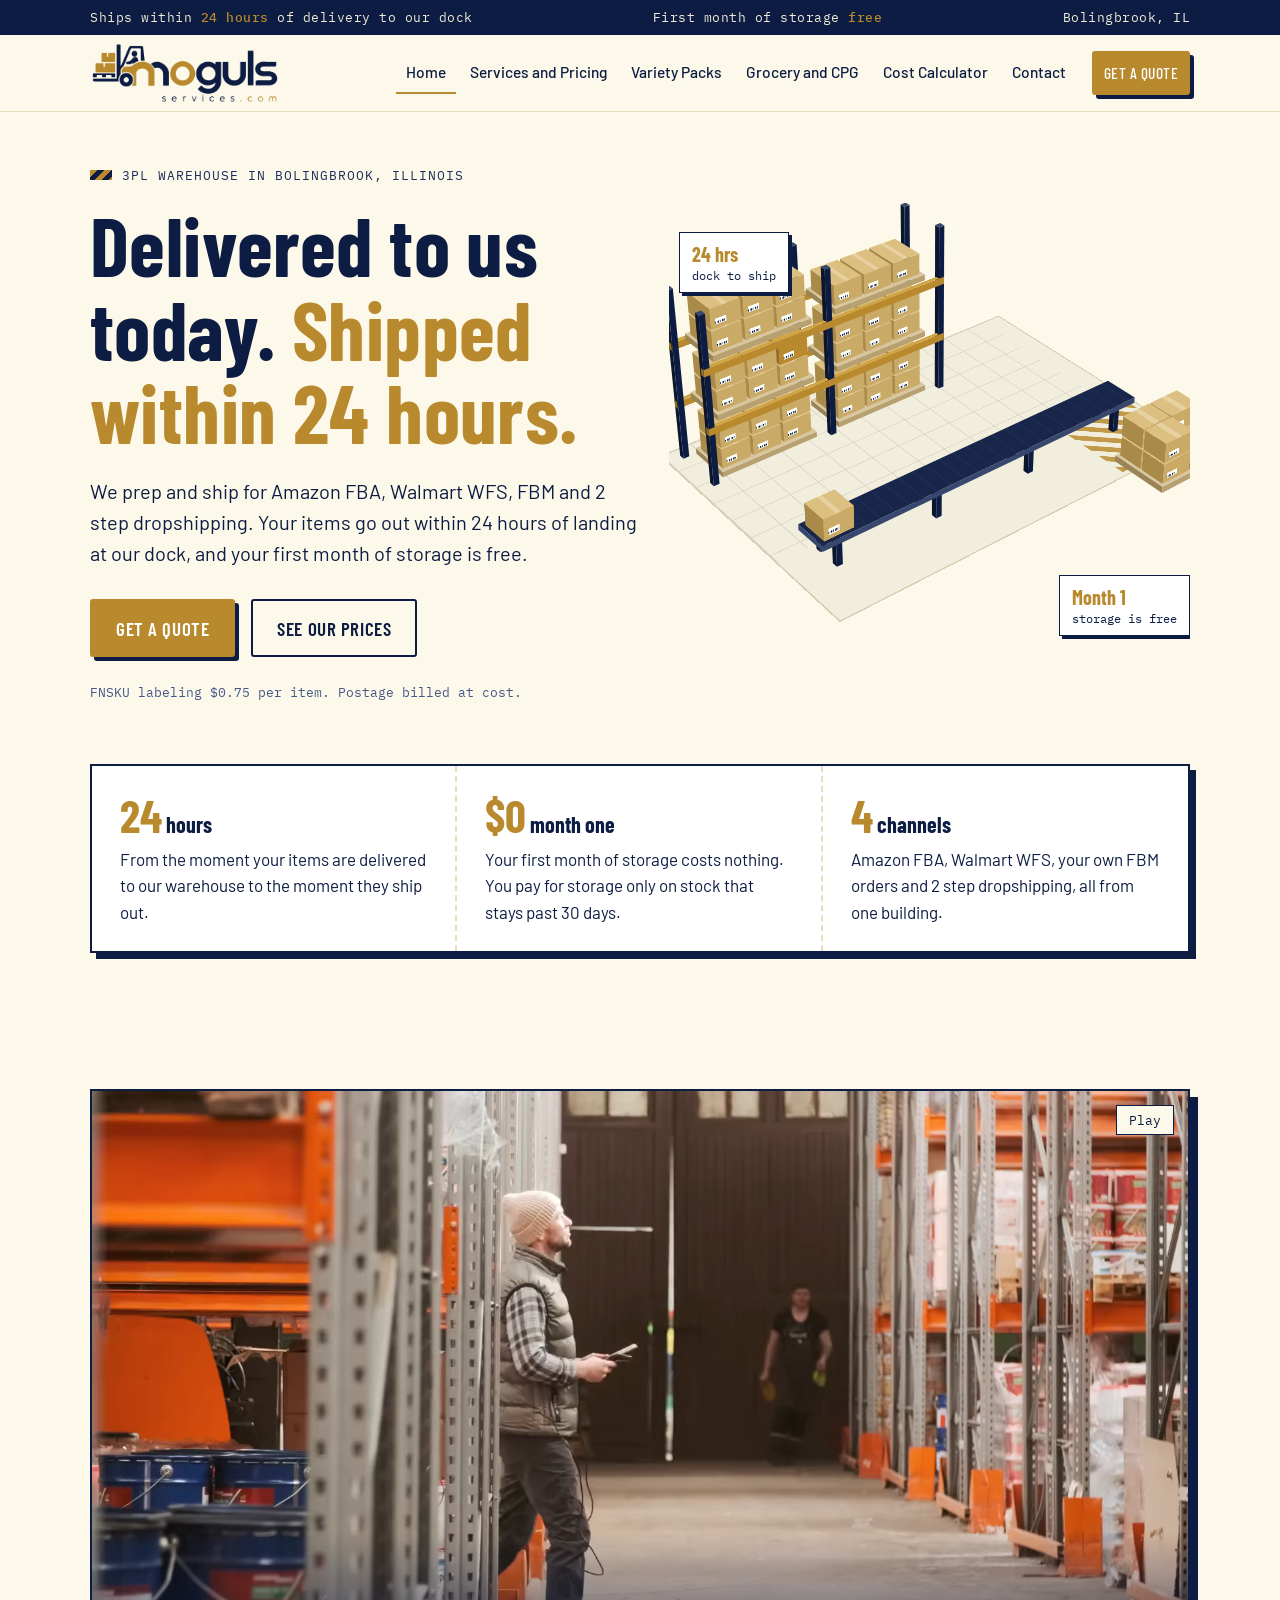
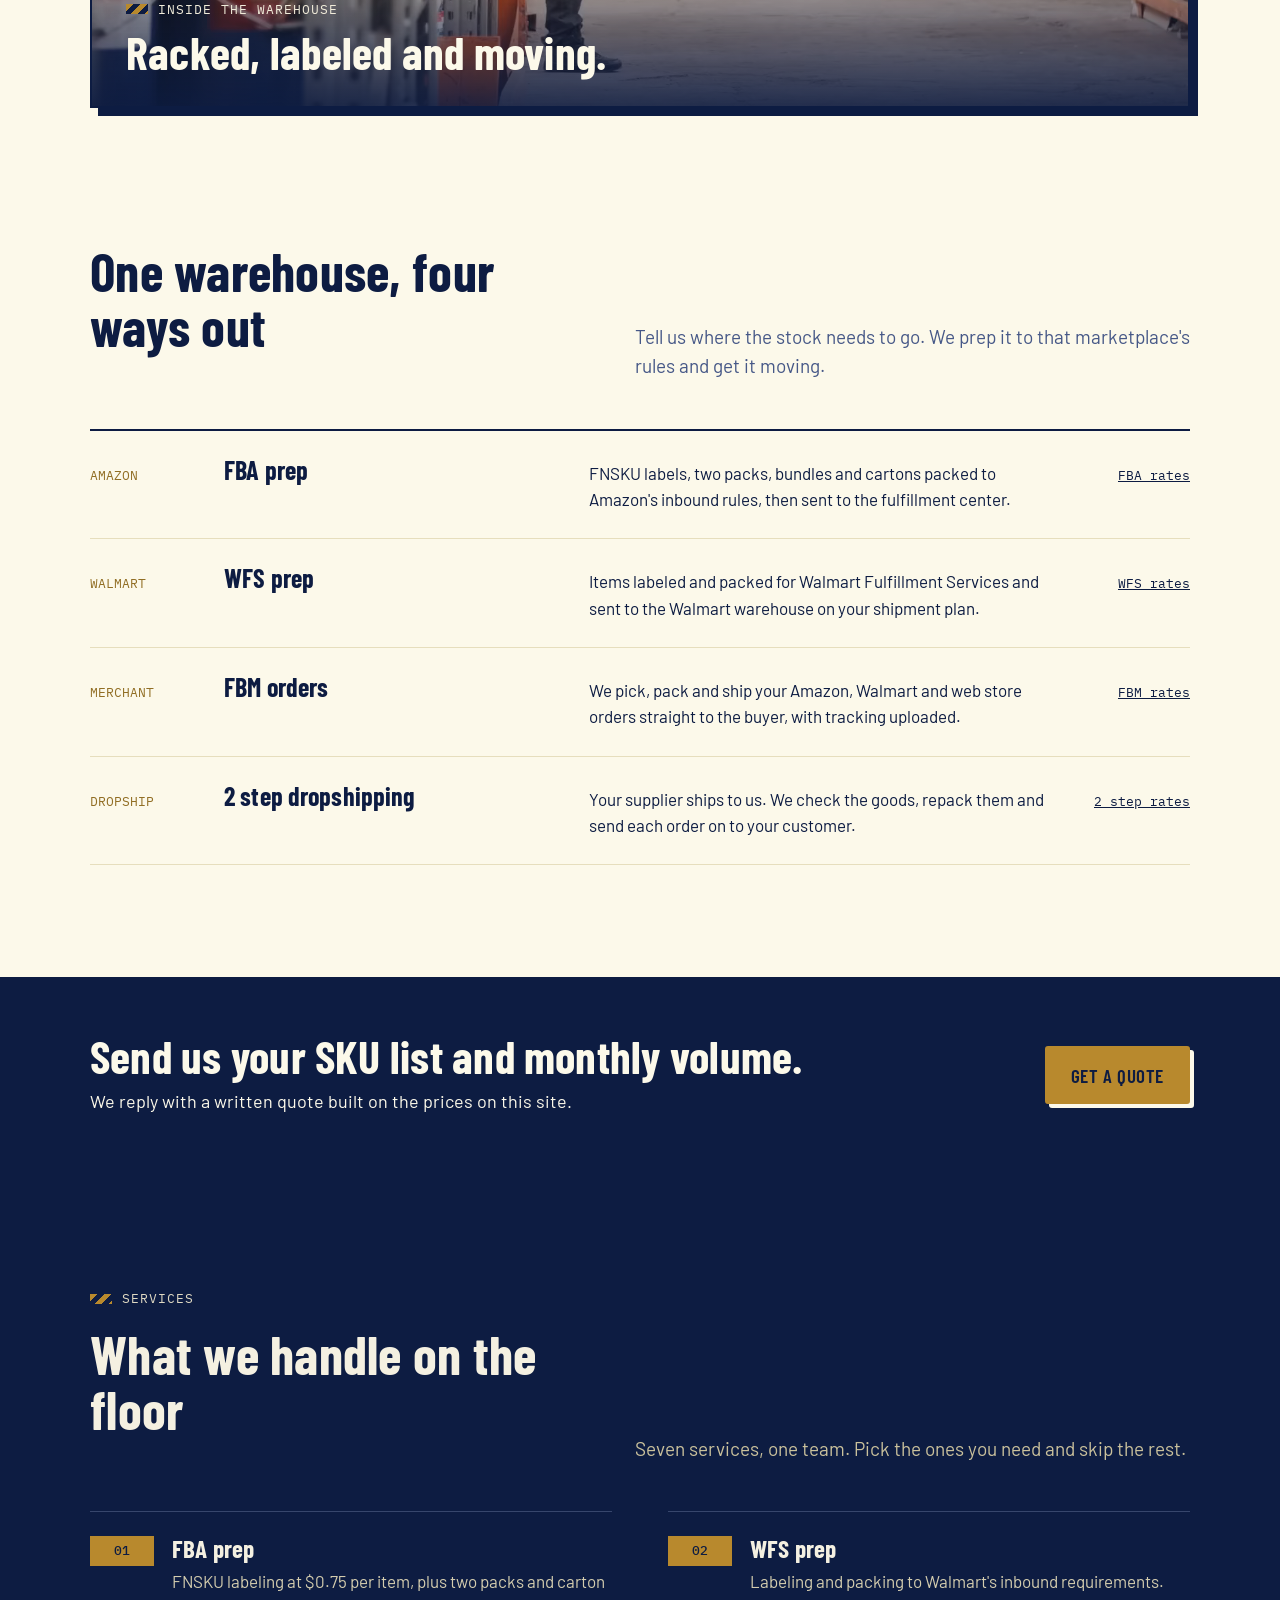
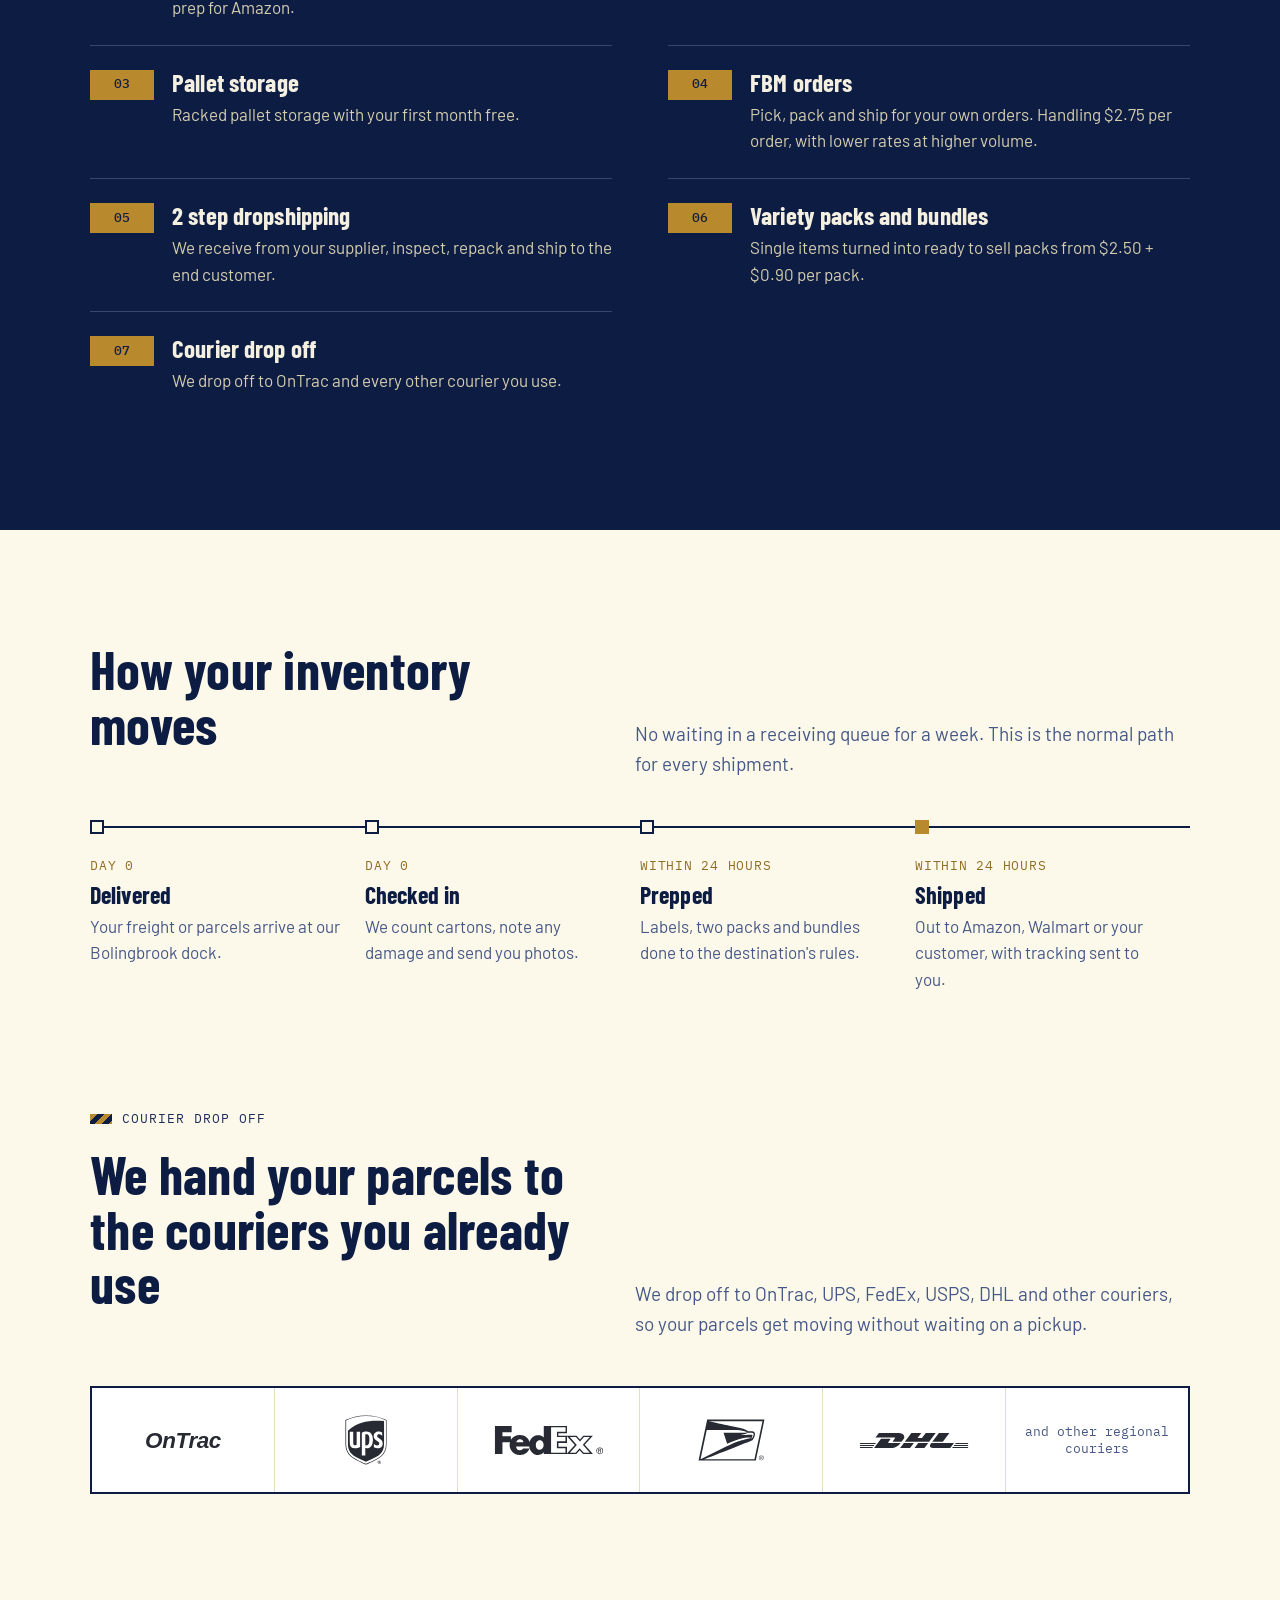
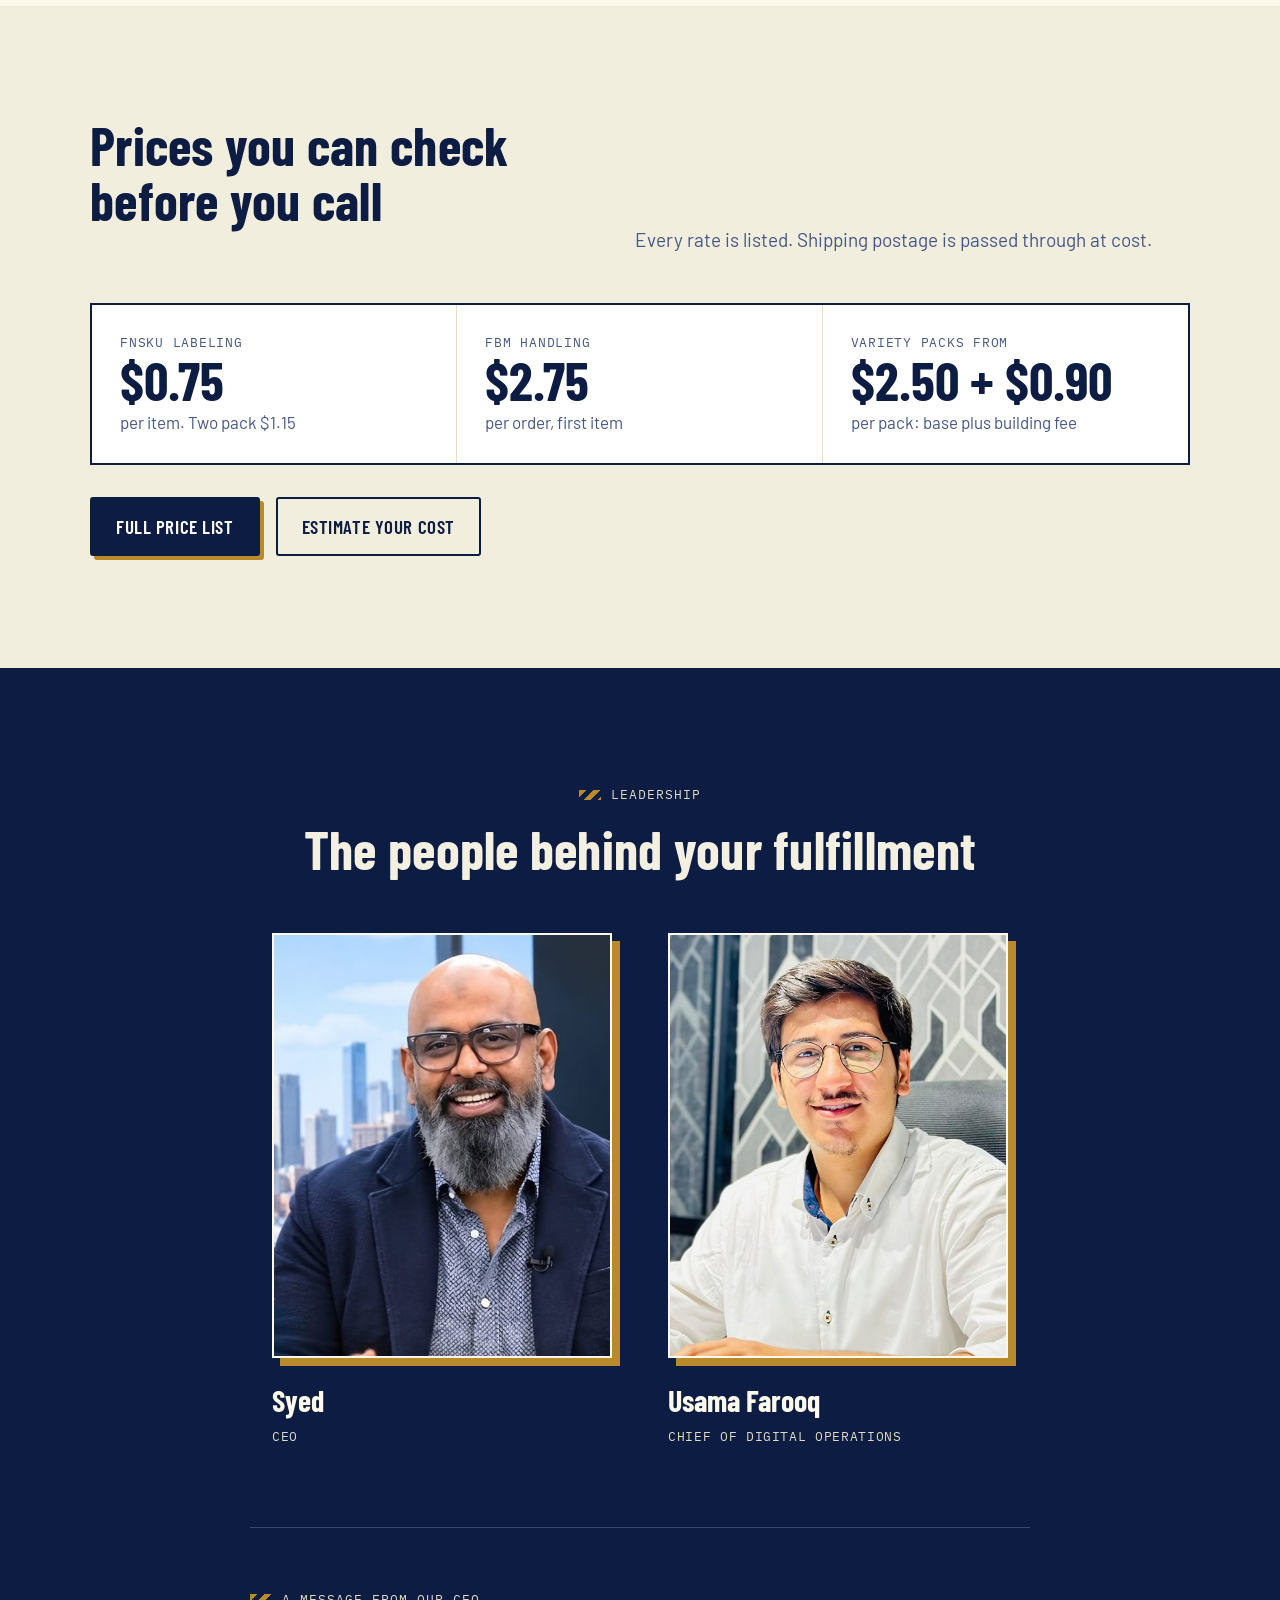
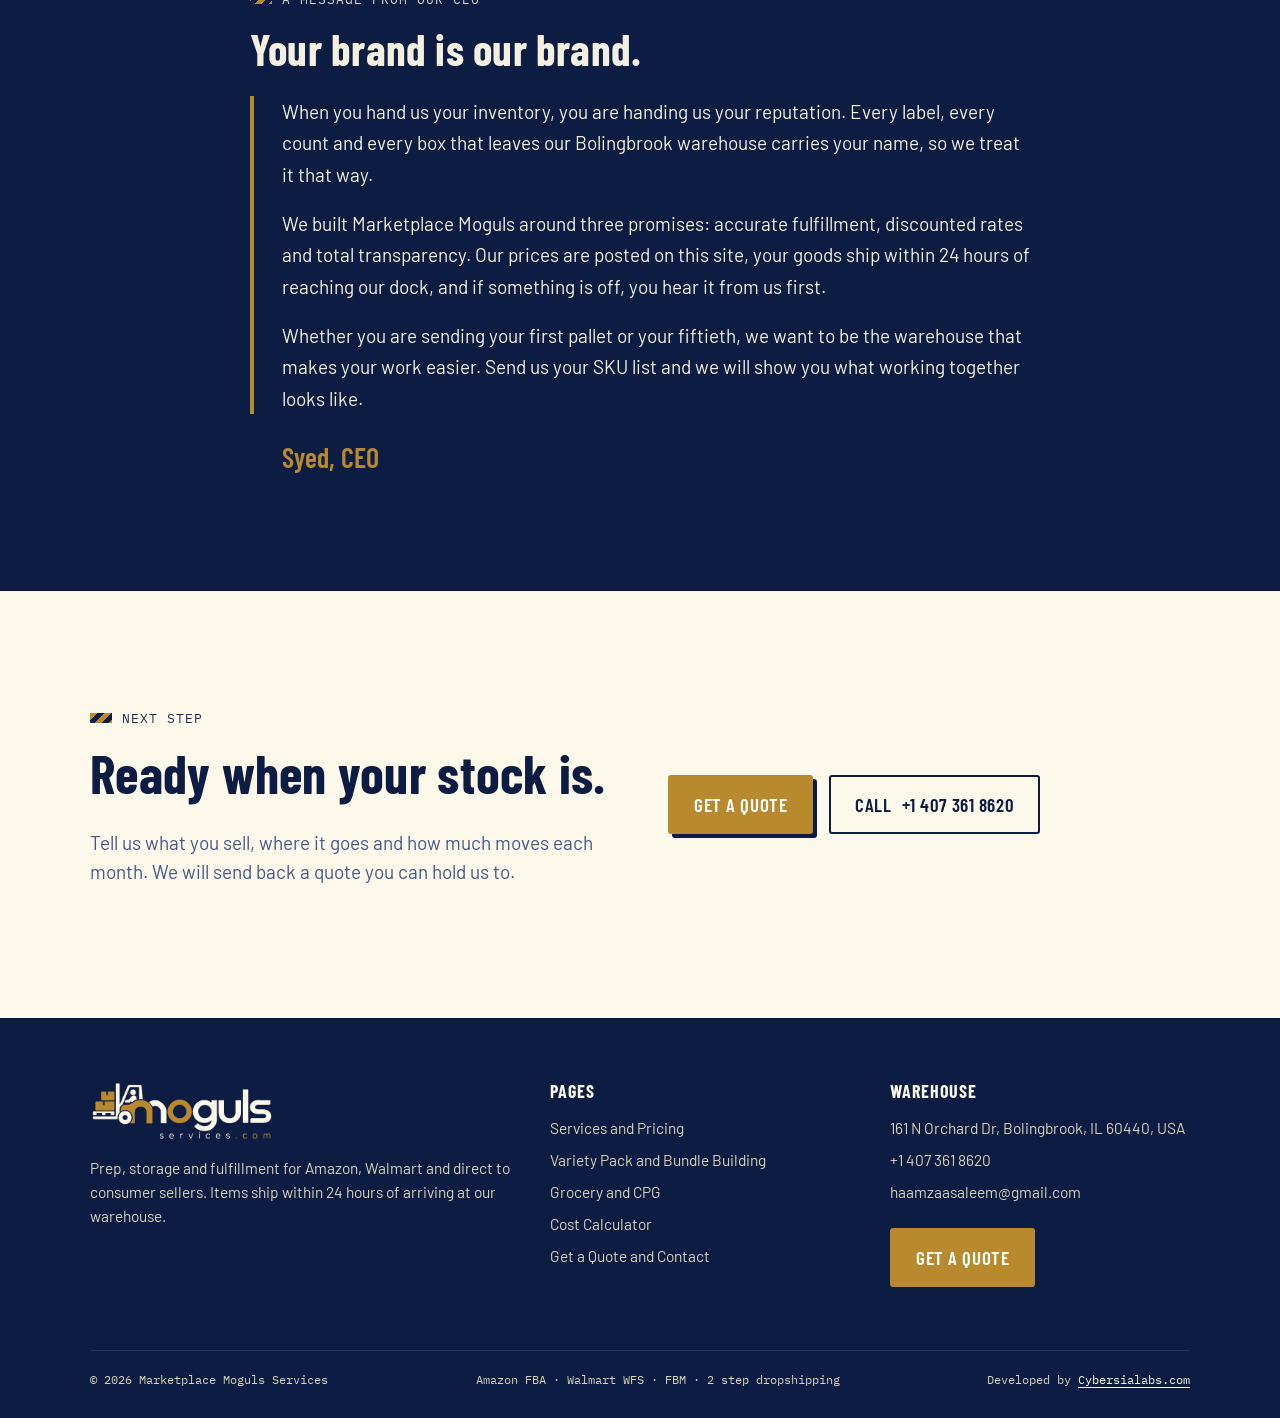
<file: index.html>
<!doctype html>
<html lang="en">
<head>
<meta charset="utf-8">
<meta name="viewport" content="width=device-width, initial-scale=1">
<title>Marketplace Moguls Services | 3PL Prep and Fulfillment in Bolingbrook, IL</title>
<meta name="description" content="Amazon FBA prep, Walmart WFS prep, FBM orders and 2 step dropshipping. Items ship within 24 hours of delivery and the first month of storage is free.">
<script>try{if(sessionStorage.getItem("mm_seen"))document.documentElement.classList.add("no-loader")}catch(e){}</script>
<noscript><style>.loader{display:none}</style></noscript>
<link rel="icon" href="assets/img/favicon.png">
<link rel="preconnect" href="https://fonts.googleapis.com">
<link rel="preconnect" href="https://fonts.gstatic.com" crossorigin>
<link href="https://fonts.googleapis.com/css2?family=Barlow:wght@400;500;600&family=Barlow+Condensed:wght@600;700&family=IBM+Plex+Mono:wght@400;500&display=swap" rel="stylesheet">
<link rel="stylesheet" href="assets/css/style.css">
</head>
<body>
<div class="loader" id="loader" role="status" aria-label="Loading">
  <div class="loader-inner">
    <svg class="crane" viewBox="0 0 480 320" aria-hidden="true">
      <defs>
        <linearGradient id="ldWall" x1="0" y1="0" x2="0" y2="1">
          <stop offset="0" stop-color="#f0ebd6"/><stop offset="1" stop-color="#fcf9ea"/>
        </linearGradient>
        <linearGradient id="ldFloor" x1="0" y1="0" x2="0" y2="1">
          <stop offset="0" stop-color="#e5ddbb"/><stop offset="1" stop-color="#f1ecd9"/>
        </linearGradient>
        <linearGradient id="ldGirder" x1="0" y1="0" x2="0" y2="1">
          <stop offset="0" stop-color="#d5ae58"/><stop offset=".45" stop-color="#b8892d"/><stop offset="1" stop-color="#785c1e"/>
        </linearGradient>
        <linearGradient id="ldSteel" x1="0" y1="0" x2="1" y2="0">
          <stop offset="0" stop-color="#0b1630"/><stop offset=".35" stop-color="#39486e"/><stop offset=".6" stop-color="#1b2a51"/><stop offset="1" stop-color="#0b1630"/>
        </linearGradient>
        <linearGradient id="ldBody" x1="0" y1="0" x2="0" y2="1">
          <stop offset="0" stop-color="#3a4a72"/><stop offset="1" stop-color="#111b34"/>
        </linearGradient>
        <linearGradient id="ldDrum" x1="0" y1="0" x2="0" y2="1">
          <stop offset="0" stop-color="#909ab5"/><stop offset=".5" stop-color="#d3d7e1"/><stop offset="1" stop-color="#4f6398"/>
        </linearGradient>
        <linearGradient id="ldRope" x1="0" y1="0" x2="1" y2="0">
          <stop offset="0" stop-color="#15213f"/><stop offset=".5" stop-color="#7c88a7"/><stop offset="1" stop-color="#15213f"/>
        </linearGradient>
        <linearGradient id="ldKraft" x1="0" y1="0" x2="0" y2="1">
          <stop offset="0" stop-color="#d1b16c"/><stop offset="1" stop-color="#b99953"/>
        </linearGradient>
        <linearGradient id="ldWood" x1="0" y1="0" x2="0" y2="1">
          <stop offset="0" stop-color="#d9c59a"/><stop offset="1" stop-color="#b39e70"/>
        </linearGradient>
        <pattern id="ldHazard" width="8" height="8" patternUnits="userSpaceOnUse" patternTransform="rotate(45)">
          <rect width="8" height="8" fill="#0d1c42"/><rect width="4" height="8" fill="#b58a2d"/>
        </pattern>
        <pattern id="ldLane" width="12" height="6" patternUnits="userSpaceOnUse" patternTransform="skewX(-40)">
          <rect width="12" height="6" fill="#f1ecd9"/><rect width="6" height="6" fill="#b8892d"/>
        </pattern>
        <filter id="ldBlur" x="-50%" y="-50%" width="200%" height="200%"><feGaussianBlur stdDeviation="2.5"/></filter>

        <!-- carton, 66 wide by 48 tall, front face starts at y 8 -->
        <g id="ldCarton">
          <polygon points="0,8 10,0 66,0 56,8" fill="#e0c385"/>
          <polygon points="56,8 66,0 66,40 56,48" fill="#a38545"/>
          <rect x="0" y="8" width="56" height="40" fill="url(#ldKraft)"/>
          <polygon points="0,8 10,0 66,0 56,8" fill="none" stroke="#b59755" stroke-width=".6"/>
          <line x1="0" y1="27" x2="56" y2="27" stroke="#a98b4b" stroke-width=".5" opacity=".5"/>
          <polygon points="24,8 34,0 40,0 30,8" fill="#e9d4a7" opacity=".9"/>
          <rect x="24" y="8" width="6" height="12" fill="#e9d4a7" opacity=".9"/>
          <rect x="5" y="30" width="18" height="13" fill="#fdfdfa"/>
          <rect x="5" y="30" width="18" height="3" fill="#b8892d"/>
          <path d="M7 36v5M8.5 36v5M10.5 36v5M11.5 36v5M13.5 36v5M15 36v5M16 36v5M18 36v5M19.5 36v5M21 36v5" stroke="#0d1c42" stroke-width=".7"/>
          <path d="M40 38l4 -4 4 4M44 34v8" stroke="#7d642e" stroke-width="1" fill="none" opacity=".7"/>
        </g>
        <g id="ldPallet">
          <rect x="0" y="0" width="76" height="3" fill="url(#ldWood)"/>
          <rect x="0" y="3" width="6" height="6" fill="#a89263"/>
          <rect x="35" y="3" width="6" height="6" fill="#a89263"/>
          <rect x="70" y="3" width="6" height="6" fill="#a89263"/>
          <rect x="0" y="9" width="76" height="3" fill="#bfaa7c"/>
          <path d="M12 0v3M24 0v3M48 0v3M60 0v3" stroke="#9b865a" stroke-width=".8"/>
        </g>
      </defs>

      <!-- building -->
      <rect width="480" height="282" fill="url(#ldWall)"/>
      <g opacity=".55">
        <g fill="#d5ceb2">
          <rect x="150" y="96" width="5" height="186"/><rect x="236" y="96" width="5" height="186"/><rect x="322" y="96" width="5" height="186"/>
        </g>
        <g fill="#d9b465">
          <rect x="150" y="150" width="177" height="4"/><rect x="150" y="212" width="177" height="4"/>
        </g>
        <g fill="#dcceb0">
          <rect x="162" y="128" width="30" height="22"/><rect x="196" y="134" width="28" height="16"/><rect x="250" y="126" width="34" height="24"/><rect x="290" y="132" width="26" height="18"/>
          <rect x="164" y="190" width="34" height="22"/><rect x="204" y="194" width="24" height="18"/><rect x="254" y="188" width="28" height="24"/>
        </g>
      </g>
      <rect y="281" width="480" height="39" fill="url(#ldFloor)"/>
      <rect y="280" width="480" height="2" fill="#ccc4a1"/>
      <rect x="0" y="300" width="480" height="5" fill="url(#ldLane)" opacity=".8"/>
      <path d="M80 282L56 320M200 282L196 320M320 282L334 320M440 282L470 320" stroke="#cdc5b3" stroke-width="1"/>

      <!-- columns and runway -->
      <g>
        <rect x="24" y="44" width="16" height="238" fill="url(#ldSteel)"/>
        <rect x="440" y="44" width="16" height="238" fill="url(#ldSteel)"/>
        <rect x="18" y="276" width="28" height="6" fill="#15213f"/>
        <rect x="434" y="276" width="28" height="6" fill="#15213f"/>
        <rect x="24" y="250" width="16" height="26" fill="url(#ldHazard)"/>
        <rect x="440" y="250" width="16" height="26" fill="url(#ldHazard)"/>
      </g>
      <!-- end trucks -->
      <rect x="16" y="26" width="34" height="14" rx="2" fill="#182547"/>
      <rect x="430" y="26" width="34" height="14" rx="2" fill="#182547"/>
      <circle cx="24" cy="42" r="4" fill="#081023"/><circle cx="42" cy="42" r="4" fill="#081023"/>
      <circle cx="438" cy="42" r="4" fill="#081023"/><circle cx="456" cy="42" r="4" fill="#081023"/>
      <!-- bridge girder -->
      <rect x="20" y="34" width="440" height="4" fill="#564216"/>
      <rect x="20" y="38" width="440" height="20" fill="url(#ldGirder)"/>
      <rect x="20" y="58" width="440" height="4" fill="#443411"/>
      <g fill="#443411" opacity=".55">
        <circle cx="34" cy="48" r="1.2"/><circle cx="446" cy="48" r="1.2"/>
        <rect x="88" y="38" width="2" height="20"/><rect x="156" y="38" width="2" height="20"/><rect x="224" y="38" width="2" height="20"/><rect x="292" y="38" width="2" height="20"/><rect x="360" y="38" width="2" height="20"/>
      </g>
      <rect x="228" y="42" width="34" height="12" fill="#fdfdfa"/>
      <text x="245" y="51.5" text-anchor="middle" font-family="IBM Plex Mono, monospace" font-size="8" font-weight="600" fill="#0d1c42">5 TON</text>

      <!-- the box waiting to be picked, and the one just delivered -->
      <ellipse cx="110" cy="281" rx="42" ry="4" fill="#000000" opacity=".18" filter="url(#ldBlur)"/>
      <use href="#ldPallet" x="72" y="268"/>
      <use class="ld-pick" href="#ldCarton" x="82" y="220"/>
      <ellipse cx="370" cy="281" rx="42" ry="4" fill="#000000" opacity=".18" filter="url(#ldBlur)"/>
      <use href="#ldPallet" x="332" y="268"/>
      <use class="ld-drop" href="#ldCarton" x="342" y="220"/>

      <!-- trolley, ropes and load: everything that travels along the girder -->
      <g class="ld-x">
        <g transform="translate(110 0)">
          <ellipse class="ld-shadow" cx="0" cy="281" rx="30" ry="3.5" fill="#000000" filter="url(#ldBlur)"/>
          <circle cx="-16" cy="64" r="4" fill="#081023"/><circle cx="16" cy="64" r="4" fill="#081023"/>
          <rect x="-26" y="66" width="52" height="20" rx="2" fill="url(#ldBody)"/>
          <rect x="-34" y="69" width="10" height="13" rx="2" fill="#1e2f59"/>
          <rect x="-12" y="70" width="24" height="12" rx="6" fill="url(#ldDrum)"/>
          <path d="M-8 70v12M-4 70v12M0 70v12M4 70v12M8 70v12" stroke="#455786" stroke-width=".7"/>
          <circle cx="20" cy="71" r="2" fill="#b58a2d"/>
          <g transform="translate(0 86)">
            <g class="ld-rope">
              <rect x="-4" y="0" width="1.6" height="100" fill="url(#ldRope)"/>
              <rect x="2.4" y="0" width="1.6" height="100" fill="url(#ldRope)"/>
            </g>
            <g class="ld-y">
              <g class="ld-sway">
                <rect x="-10" y="0" width="20" height="20" rx="3" fill="url(#ldHazard)"/>
                <circle cx="0" cy="8" r="5" fill="#1e2f59" stroke="#081023" stroke-width="1"/>
                <rect x="-2" y="20" width="4" height="6" fill="#0d1c42"/>
                <path d="M0 26v6a6 6 0 1 1 -6 6" fill="none" stroke="#0d1c42" stroke-width="3.5" stroke-linecap="round"/>
                <g class="ld-carry">
                  <path d="M-1 32L-21 55M1 32L33 52" stroke="#38476e" stroke-width="1.6" stroke-dasharray="3 1.6"/>
                  <use href="#ldCarton" x="-28" y="50"/>
                </g>
              </g>
            </g>
          </g>
        </g>
      </g>
    </svg>
    <img class="loader-logo" src="assets/img/logo.png" alt="" width="1000" height="315">
    <div class="loader-bar"><span></span></div>
  </div>
</div>
<a class="skip" href="#main">Skip to content</a>
<div class="topbar">
  <div class="wrap">
    <span>Ships within <b>24 hours</b> of delivery to our dock</span>
    <span class="hide-sm">First month of storage <b>free</b></span>
    <span class="hide-sm">Bolingbrook, IL</span>
  </div>
</div>
<header class="site-header">
  <div class="wrap">
    <a class="brand" href="index.html"><img src="assets/img/logo.png" alt="Marketplace Moguls Services" width="1000" height="315"></a>
    <button class="menu-btn" type="button" aria-expanded="false" aria-controls="nav">Menu</button>
    <nav class="nav" id="nav" aria-label="Main">
      <a href="index.html" aria-current="page">Home</a>
      <a href="services.html">Services and Pricing</a>
      <a href="bundles.html">Variety Packs</a>
      <a href="grocery.html">Grocery and CPG</a>
      <a href="calculator.html">Cost Calculator</a>
      <a href="quote.html">Contact</a>
      <a class="btn orange header-cta" href="quote.html">Get a Quote</a>
    </nav>
  </div>
</header>
<main id="main">
<section class="hero">
  <div class="wrap">
    <div>
      <div class="tag">3PL warehouse in Bolingbrook, Illinois</div>
      <h1>Delivered to us today. <em>Shipped within 24 hours.</em></h1>
      <p class="lead">We prep and ship for Amazon FBA, Walmart WFS, FBM and 2 step dropshipping. Your items go out within 24 hours of landing at our dock, and your first month of storage is free.</p>
      <div class="btn-row">
        <a class="btn orange" href="quote.html">Get a Quote</a>
        <a class="btn ghost" href="services.html">See our prices</a>
      </div>
      <p class="hero-note">FNSKU labeling <span data-price="fnsku.perItem">$0.75</span> per item. Postage billed at cost.</p>
    </div>
    <div class="stage" data-scene="hero" aria-hidden="true">
      <div class="chip a"><b>24 hrs</b>dock to ship</div>
      <div class="chip b"><b>Month 1</b>storage is free</div>
      <div class="world"></div>
    </div>
  </div>
</section>

<section style="padding-top:8px">
  <div class="wrap">
    <div class="ticket tilt" data-tilt="3">
      <div>
        <div class="big">24<small>hours</small></div>
        <p>From the moment your items are delivered to our warehouse to the moment they ship out.</p>
      </div>
      <div>
        <div class="big">$0<small>month one</small></div>
        <p>Your first month of storage costs nothing. You pay for storage only on stock that stays past 30 days.</p>
      </div>
      <div>
        <div class="big">4<small>channels</small></div>
        <p>Amazon FBA, Walmart WFS, your own FBM orders and 2 step dropshipping, all from one building.</p>
      </div>
    </div>
  </div>
</section>

<!-- Warehouse video. If assets/video/warehouse.mp4 is missing, this section stays hidden. -->
<section class="video-band" data-video>
  <div class="wrap">
    <div class="video-frame">
      <video muted loop playsinline preload="metadata" poster="assets/video/warehouse-poster.jpg" aria-label="Footage from inside a warehouse">
        <source src="assets/video/warehouse.mp4" type="video/mp4">
        <source src="assets/video/warehouse.webm" type="video/webm">
      </video>
      <div class="video-caption">
        <div class="tag">Inside the warehouse</div>
        <h2>Racked, labeled and moving.</h2>
      </div>
      <button class="video-toggle" type="button">Pause</button>
    </div>
  </div>
</section>

<section style="padding-top:24px">
  <div class="wrap">
    <div class="section-head reveal">
      <h2>One warehouse, four ways out</h2>
      <p class="muted">Tell us where the stock needs to go. We prep it to that marketplace's rules and get it moving.</p>
    </div>
    <div class="channels">
      <div class="channel reveal">
        <span class="code">AMAZON</span>
        <h3>FBA prep</h3>
        <p>FNSKU labels, two packs, bundles and cartons packed to Amazon's inbound rules, then sent to the fulfillment center.</p>
        <a href="services.html#ffbbaa">FBA rates</a>
      </div>
      <div class="channel reveal">
        <span class="code">WALMART</span>
        <h3>WFS prep</h3>
        <p>Items labeled and packed for Walmart Fulfillment Services and sent to the Walmart warehouse on your shipment plan.</p>
        <a href="services.html#wfs">WFS rates</a>
      </div>
      <div class="channel reveal">
        <span class="code">MERCHANT</span>
        <h3>FBM orders</h3>
        <p>We pick, pack and ship your Amazon, Walmart and web store orders straight to the buyer, with tracking uploaded.</p>
        <a href="services.html#fbm">FBM rates</a>
      </div>
      <div class="channel reveal">
        <span class="code">DROPSHIP</span>
        <h3>2 step dropshipping</h3>
        <p>Your supplier ships to us. We check the goods, repack them and send each order on to your customer.</p>
        <a href="services.html#two-step">2 step rates</a>
      </div>
    </div>
  </div>
</section>

<div class="cta-band">
  <div class="wrap">
    <div>
      <h2>Send us your SKU list and monthly volume.</h2>
      <p>We reply with a written quote built on the prices on this site.</p>
    </div>
    <a class="btn" href="quote.html">Get a Quote</a>
  </div>
</div>

<section class="on-dark">
  <div class="wrap">
    <div class="section-head">
      <div>
        <div class="tag">Services</div>
        <h2>What we handle on the floor</h2>
      </div>
      <p class="muted">Seven services, one team. Pick the ones you need and skip the rest.</p>
    </div>
    <div class="aisles">
      <a class="aisle" href="services.html#ffbbaa"><span class="num">01</span><div><h3>FBA prep</h3><p>FNSKU labeling at <span data-price="fnsku.perItem">$0.75</span> per item, plus two packs and carton prep for Amazon.</p></div></a>
      <a class="aisle" href="services.html#wfs"><span class="num">02</span><div><h3>WFS prep</h3><p>Labeling and packing to Walmart's inbound requirements.</p></div></a>
      <a class="aisle" href="services.html#storage"><span class="num">03</span><div><h3>Pallet storage</h3><p>Racked pallet storage with your first month free.</p></div></a>
      <a class="aisle" href="services.html#fbm"><span class="num">04</span><div><h3>FBM orders</h3><p>Pick, pack and ship for your own orders. Handling <span data-price="d.fbmFrom">$2.75</span> per order, with lower rates at higher volume.</p></div></a>
      <a class="aisle" href="services.html#two-step"><span class="num">05</span><div><h3>2 step dropshipping</h3><p>We receive from your supplier, inspect, repack and ship to the end customer.</p></div></a>
      <a class="aisle" href="bundles.html"><span class="num">06</span><div><h3>Variety packs and bundles</h3><p>Single items turned into ready to sell packs from <span data-bundle-from>$2.50 + $0.90</span> per pack.</p></div></a>
      <a class="aisle" href="services.html#courier"><span class="num">07</span><div><h3>Courier drop off</h3><p>We drop off to OnTrac and every other courier you use.</p></div></a>
    </div>
  </div>
</section>

<section>
  <div class="wrap">
    <div class="section-head reveal">
      <h2>How your inventory moves</h2>
      <p class="muted">No waiting in a receiving queue for a week. This is the normal path for every shipment.</p>
    </div>
    <ol class="timeline reveal">
      <li><span class="when">Day 0</span><h4>Delivered</h4><p>Your freight or parcels arrive at our Bolingbrook dock.</p></li>
      <li><span class="when">Day 0</span><h4>Checked in</h4><p>We count cartons, note any damage and send you photos.</p></li>
      <li><span class="when">Within 24 hours</span><h4>Prepped</h4><p>Labels, two packs and bundles done to the destination's rules.</p></li>
      <li><span class="when">Within 24 hours</span><h4>Shipped</h4><p>Out to Amazon, Walmart or your customer, with tracking sent to you.</p></li>
    </ol>
  </div>
</section>

<section style="padding-top:0">
  <div class="wrap">
    <div class="section-head reveal">
      <div>
        <div class="tag">Courier drop off</div>
        <h2>We hand your parcels to the couriers you already use</h2>
      </div>
      <p class="muted">We drop off to OnTrac, UPS, FedEx, USPS, DHL and other couriers, so your parcels get moving without waiting on a pickup.</p>
    </div>
<ul class="carriers" aria-label="Couriers we drop off to">
  <li><img src="assets/img/couriers/ontrac.svg" alt="OnTrac" width="110" height="42" loading="lazy"></li>
  <li><img src="assets/img/couriers/ups.svg" alt="UPS" width="110" height="42" loading="lazy"></li>
  <li><img src="assets/img/couriers/fedex.svg" alt="FedEx" width="110" height="42" loading="lazy"></li>
  <li><img src="assets/img/couriers/usps.svg" alt="USPS" width="110" height="42" loading="lazy"></li>
  <li><img src="assets/img/couriers/dhl.svg" alt="DHL" width="110" height="42" loading="lazy"></li>
  <li class="more">and other regional couriers</li>
</ul>
  </div>
</section>

<section class="band-paper2">
  <div class="wrap">
    <div class="section-head reveal">
      <h2>Prices you can check before you call</h2>
      <p class="muted">Every rate is listed. Shipping postage is passed through at cost.</p>
    </div>
    <div class="snap tilt" data-tilt="3">
      <div>
        <div class="from">FNSKU labeling</div>
        <div class="amt" data-price="fnsku.perItem">$0.75</div>
        <div class="unit">per item. Two pack <span data-price="d.twoPack">$1.15</span></div>
      </div>
      <div>
        <div class="from">FBM handling</div>
        <div class="amt" data-price="d.fbmFrom">$2.75</div>
        <div class="unit">per order, first item</div>
      </div>
      <div>
        <div class="from">Variety packs from</div>
        <div class="amt" data-bundle-from>$2.50 + $0.90</div>
        <div class="unit">per pack: base plus building fee</div>
      </div>
    </div>
    <div class="btn-row" style="margin-top:32px">
      <a class="btn" href="services.html">Full price list</a>
      <a class="btn ghost" href="calculator.html">Estimate your cost</a>
    </div>
  </div>
</section>

<section class="on-dark leaders" id="leadership">
  <div class="wrap">
    <div class="leaders-head reveal">
      <div class="tag">Leadership</div>
      <h2>The people behind your fulfillment</h2>
    </div>
    <div class="leader-grid">
      <figure class="leader reveal">
        <img src="assets/img/ceo-syed.jpg" alt="Syed, CEO of Marketplace Moguls Services" width="503" height="629" loading="lazy">
        <figcaption><b>Syed</b><span>CEO</span></figcaption>
      </figure>
      <figure class="leader reveal">
        <img src="assets/img/cdo-usama.jpg" alt="Usama Farooq, Chief of Digital Operations" width="600" height="750" loading="lazy">
        <figcaption><b>Usama Farooq</b><span>Chief of Digital Operations</span></figcaption>
      </figure>
    </div>
    <div class="ceo-quote reveal">
      <div class="tag">A message from our CEO</div>
      <h3>Your brand is our brand.</h3>
      <blockquote>
        <p>When you hand us your inventory, you are handing us your reputation. Every label, every count and every box that leaves our Bolingbrook warehouse carries your name, so we treat it that way.</p>
        <p>We built Marketplace Moguls around three promises: accurate fulfillment, discounted rates and total transparency. Our prices are posted on this site, your goods ship within 24 hours of reaching our dock, and if something is off, you hear it from us first.</p>
        <p>Whether you are sending your first pallet or your fiftieth, we want to be the warehouse that makes your work easier. Send us your SKU list and we will show you what working together looks like.</p>
      </blockquote>
      <div class="sign">Syed, CEO</div>
    </div>
  </div>
</section>

<section>
  <div class="wrap split">
    <div class="reveal">
      <div class="tag">Next step</div>
      <h2>Ready when your stock is.</h2>
      <p class="muted" style="font-size:19px">Tell us what you sell, where it goes and how much moves each month. We will send back a quote you can hold us to.</p>
    </div>
    <div class="btn-row reveal">
      <a class="btn orange" href="quote.html">Get a Quote</a>
      <a class="btn ghost" href="tel:+14073618620" data-setting-href="phone">Call <span data-setting="phone">+1 407 361 8620</span></a>
    </div>
  </div>
</section>
</main>
<footer class="site-footer">
  <div class="wrap">
    <div class="cols">
      <div>
        <img src="assets/img/logo-light.png" alt="Marketplace Moguls Services" width="1000" height="315" loading="lazy">
        <p>Prep, storage and fulfillment for Amazon, Walmart and direct to consumer sellers. Items ship within 24 hours of arriving at our warehouse.</p>
      </div>
      <div>
        <h4>Pages</h4>
        <ul>
          <li><a href="services.html">Services and Pricing</a></li>
          <li><a href="bundles.html">Variety Pack and Bundle Building</a></li>
          <li><a href="grocery.html">Grocery and CPG</a></li>
          <li><a href="calculator.html">Cost Calculator</a></li>
          <li><a href="quote.html">Get a Quote and Contact</a></li>
        </ul>
      </div>
      <div>
        <h4>Warehouse</h4>
        <ul>
          <li data-setting="address">161 N Orchard Dr, Bolingbrook, IL 60440, USA</li>
          <li data-if-setting="phone"><a href="tel:+14073618620" data-setting-href="phone" data-setting="phone">+1 407 361 8620</a></li>
          <li><a href="mailto:haamzaasaleem@gmail.com" data-setting-href="contactEmail" data-setting="contactEmail">haamzaasaleem@gmail.com</a></li>
          <li data-if-setting="hours" data-setting="hours"></li>
        </ul>
        <p style="margin-top:20px"><a class="btn orange" href="quote.html">Get a Quote</a></p>
      </div>
    </div>
    <div class="base">
      <span>&copy; <span data-year>2026</span> Marketplace Moguls Services</span>
      <span>Amazon FBA &middot; Walmart WFS &middot; FBM &middot; 2 step dropshipping</span>
      <span>Developed by <a href="https://cybersialabs.com" target="_blank" rel="noopener">Cybersialabs.com</a></span>
    </div>
  </div>
</footer>
<script src="assets/js/site.js"></script>
<script src="assets/js/three-d.js"></script>
</body>
</html>
</file>
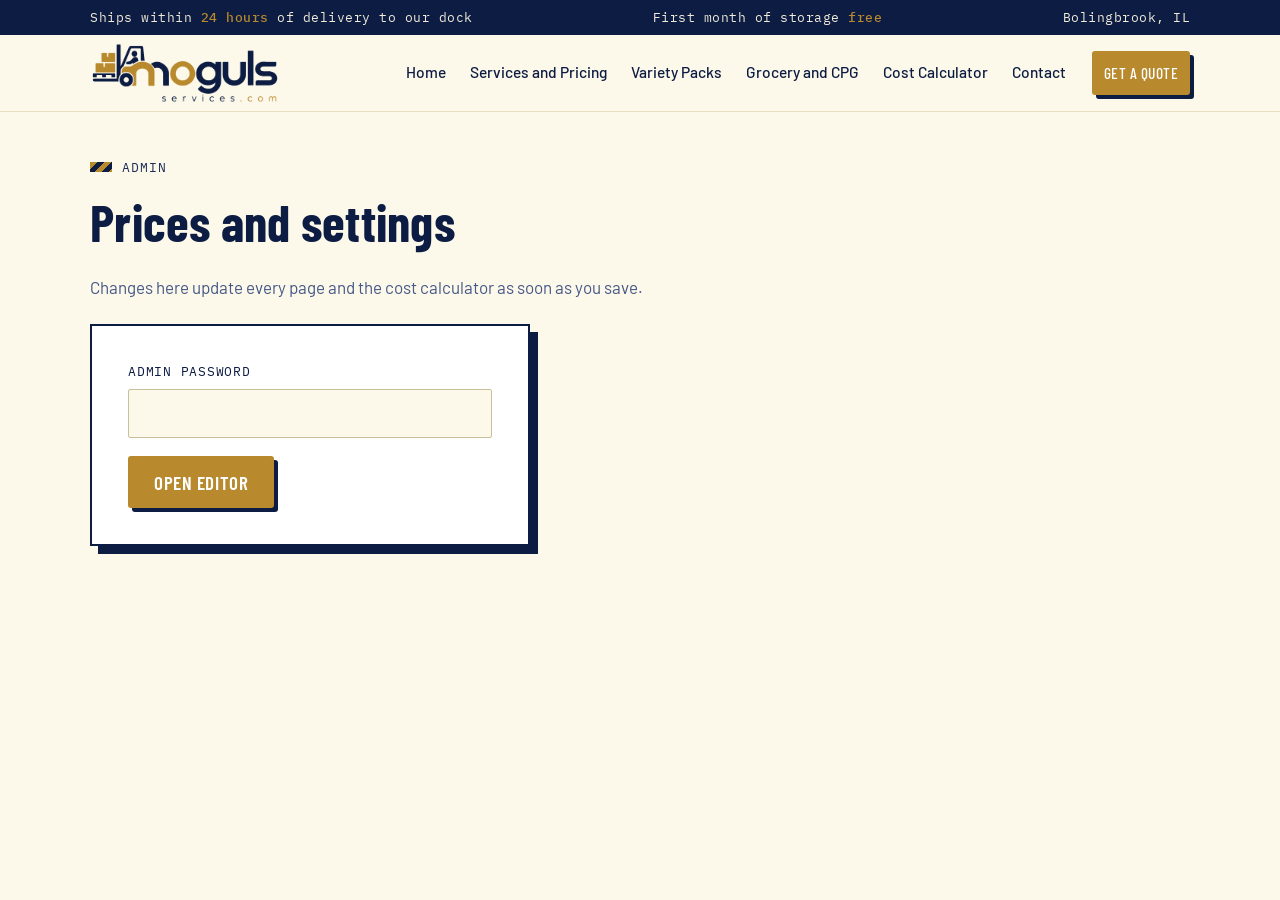
<file: admin.html>
<!doctype html>
<html lang="en">
<head>
<meta charset="utf-8">
<meta name="viewport" content="width=device-width, initial-scale=1">
<title>Admin | Marketplace Moguls Services</title>
<meta name="description" content="Admin">
<meta name="robots" content="noindex, nofollow">
<script>try{if(sessionStorage.getItem("mm_seen"))document.documentElement.classList.add("no-loader")}catch(e){}</script>
<noscript><style>.loader{display:none}</style></noscript>
<link rel="icon" href="assets/img/favicon.png">
<link rel="preconnect" href="https://fonts.googleapis.com">
<link rel="preconnect" href="https://fonts.gstatic.com" crossorigin>
<link href="https://fonts.googleapis.com/css2?family=Barlow:wght@400;500;600&family=Barlow+Condensed:wght@600;700&family=IBM+Plex+Mono:wght@400;500&display=swap" rel="stylesheet">
<link rel="stylesheet" href="assets/css/style.css">
</head>
<body class="admin">
<a class="skip" href="#main">Skip to content</a>
<div class="topbar">
  <div class="wrap">
    <span>Ships within <b>24 hours</b> of delivery to our dock</span>
    <span class="hide-sm">First month of storage <b>free</b></span>
    <span class="hide-sm">Bolingbrook, IL</span>
  </div>
</div>
<header class="site-header">
  <div class="wrap">
    <a class="brand" href="index.html"><img src="assets/img/logo.png" alt="Marketplace Moguls Services" width="1000" height="315"></a>
    <button class="menu-btn" type="button" aria-expanded="false" aria-controls="nav">Menu</button>
    <nav class="nav" id="nav" aria-label="Main">
      <a href="index.html">Home</a>
      <a href="services.html">Services and Pricing</a>
      <a href="bundles.html">Variety Packs</a>
      <a href="grocery.html">Grocery and CPG</a>
      <a href="calculator.html">Cost Calculator</a>
      <a href="quote.html">Contact</a>
      <a class="btn orange header-cta" href="quote.html">Get a Quote</a>
    </nav>
  </div>
</header>
<main>
  <div class="wrap">
    <div class="tag">Admin</div>
    <h1 style="font-size:52px">Prices and settings</h1>
    <p class="muted">Changes here update every page and the cost calculator as soon as you save.</p>

    <form id="login" class="form" style="max-width:440px;margin-top:24px">
      <div class="field"><label for="pw">Admin password</label><input id="pw" type="password" autocomplete="current-password" required></div>
      <button class="btn orange" type="submit">Open editor</button>
      <div class="form-msg" role="status"></div>
    </form>

    <form id="editor" hidden style="margin-top:32px"></form>
  </div>
</main>
<script src="assets/js/site.js"></script>
<script src="assets/js/admin.js"></script>
</body>
</html>
</file>
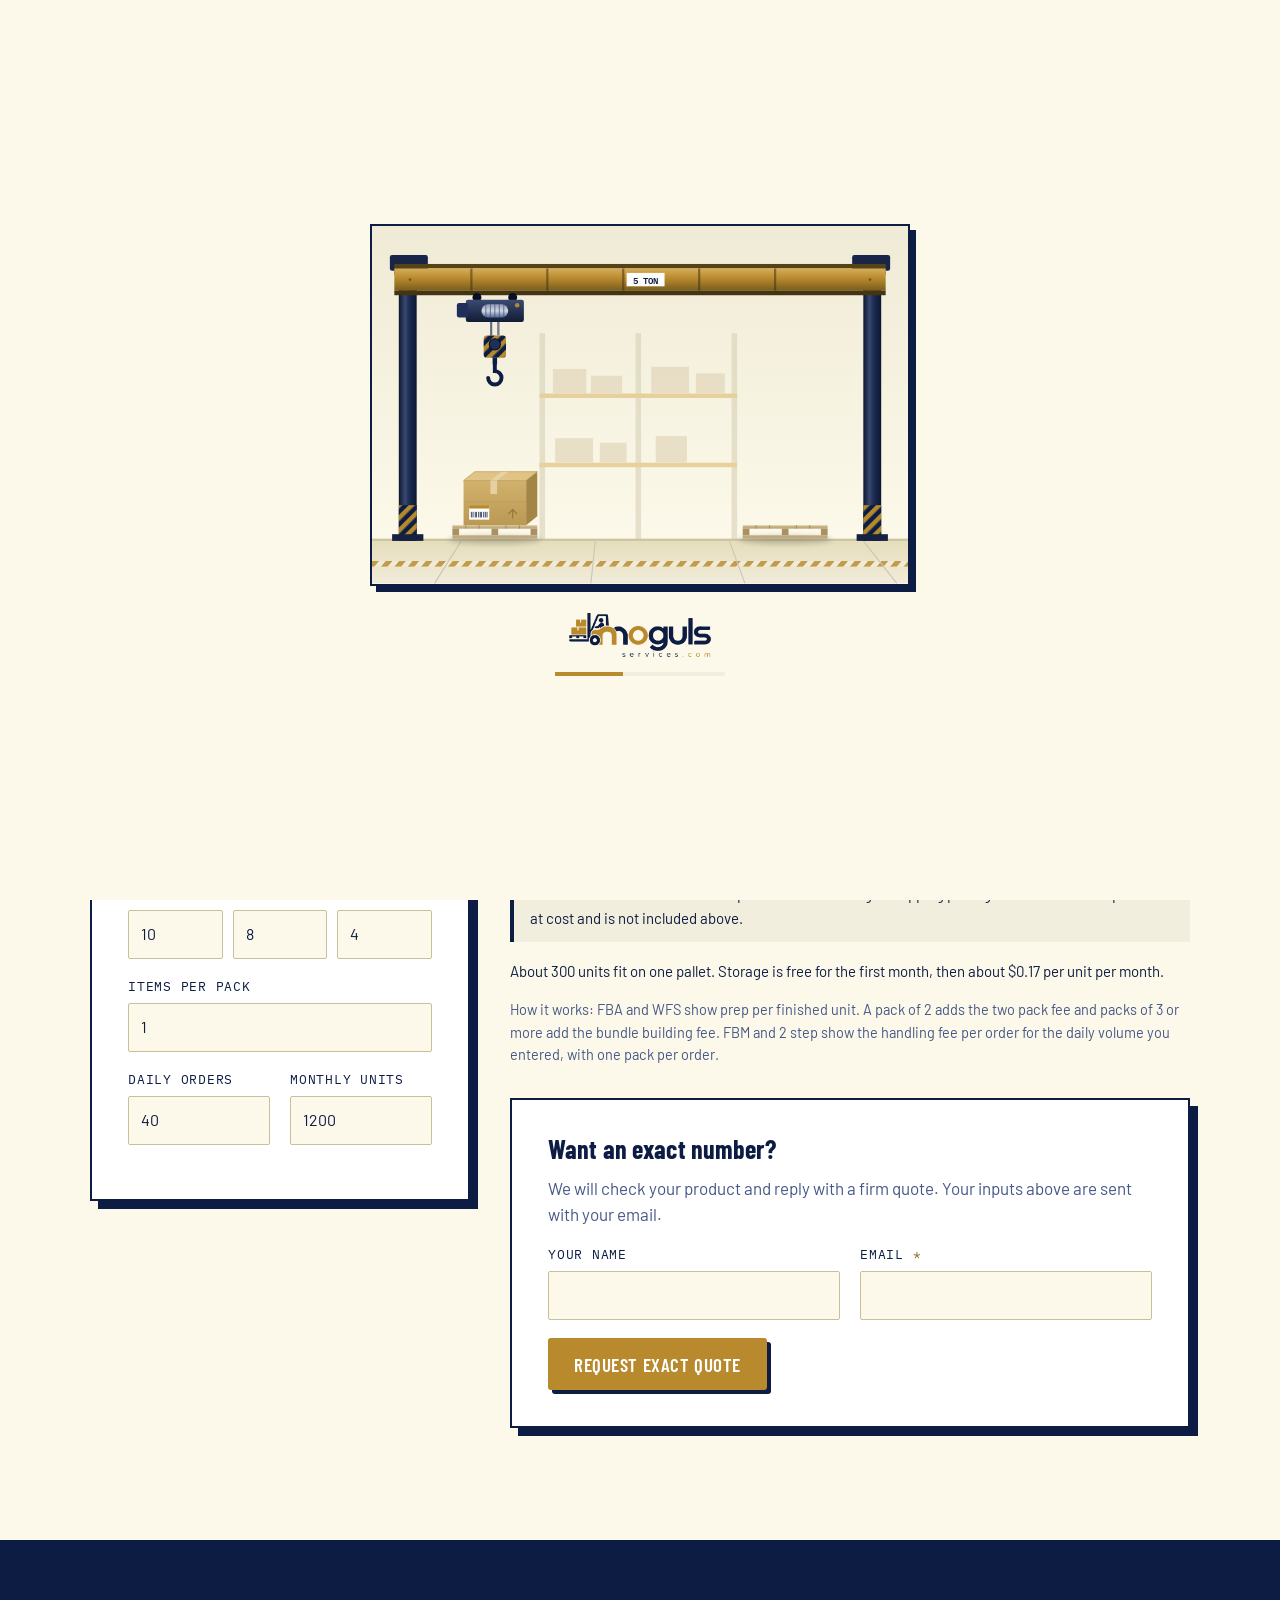
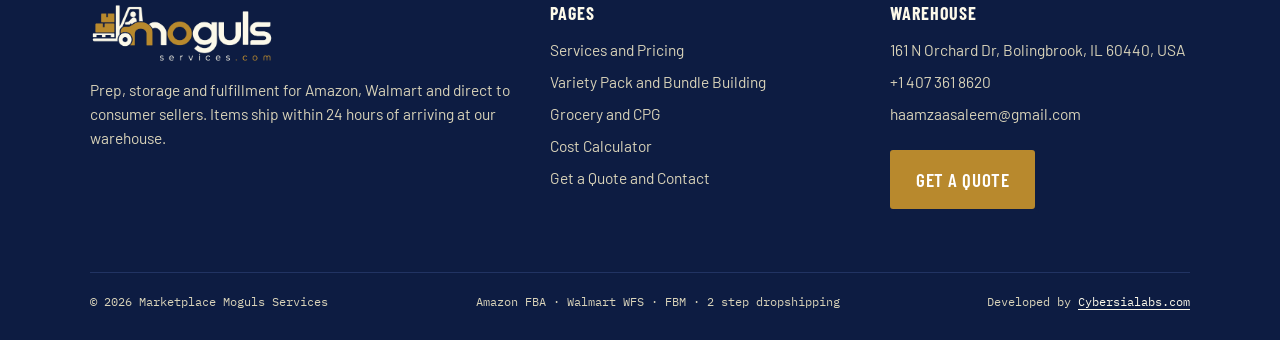
<file: calculator.html>
<!doctype html>
<html lang="en">
<head>
<meta charset="utf-8">
<meta name="viewport" content="width=device-width, initial-scale=1">
<title>Cost Calculator | Marketplace Moguls Services</title>
<meta name="description" content="Compare prep and fulfillment cost per unit for Amazon FBA, Walmart WFS, FBM and 2 step dropshipping.">
<script>try{if(sessionStorage.getItem("mm_seen"))document.documentElement.classList.add("no-loader")}catch(e){}</script>
<noscript><style>.loader{display:none}</style></noscript>
<link rel="icon" href="assets/img/favicon.png">
<link rel="preconnect" href="https://fonts.googleapis.com">
<link rel="preconnect" href="https://fonts.gstatic.com" crossorigin>
<link href="https://fonts.googleapis.com/css2?family=Barlow:wght@400;500;600&family=Barlow+Condensed:wght@600;700&family=IBM+Plex+Mono:wght@400;500&display=swap" rel="stylesheet">
<link rel="stylesheet" href="assets/css/style.css">
</head>
<body>
<div class="loader" id="loader" role="status" aria-label="Loading">
  <div class="loader-inner">
    <svg class="crane" viewBox="0 0 480 320" aria-hidden="true">
      <defs>
        <linearGradient id="ldWall" x1="0" y1="0" x2="0" y2="1">
          <stop offset="0" stop-color="#f0ebd6"/><stop offset="1" stop-color="#fcf9ea"/>
        </linearGradient>
        <linearGradient id="ldFloor" x1="0" y1="0" x2="0" y2="1">
          <stop offset="0" stop-color="#e5ddbb"/><stop offset="1" stop-color="#f1ecd9"/>
        </linearGradient>
        <linearGradient id="ldGirder" x1="0" y1="0" x2="0" y2="1">
          <stop offset="0" stop-color="#d5ae58"/><stop offset=".45" stop-color="#b8892d"/><stop offset="1" stop-color="#785c1e"/>
        </linearGradient>
        <linearGradient id="ldSteel" x1="0" y1="0" x2="1" y2="0">
          <stop offset="0" stop-color="#0b1630"/><stop offset=".35" stop-color="#39486e"/><stop offset=".6" stop-color="#1b2a51"/><stop offset="1" stop-color="#0b1630"/>
        </linearGradient>
        <linearGradient id="ldBody" x1="0" y1="0" x2="0" y2="1">
          <stop offset="0" stop-color="#3a4a72"/><stop offset="1" stop-color="#111b34"/>
        </linearGradient>
        <linearGradient id="ldDrum" x1="0" y1="0" x2="0" y2="1">
          <stop offset="0" stop-color="#909ab5"/><stop offset=".5" stop-color="#d3d7e1"/><stop offset="1" stop-color="#4f6398"/>
        </linearGradient>
        <linearGradient id="ldRope" x1="0" y1="0" x2="1" y2="0">
          <stop offset="0" stop-color="#15213f"/><stop offset=".5" stop-color="#7c88a7"/><stop offset="1" stop-color="#15213f"/>
        </linearGradient>
        <linearGradient id="ldKraft" x1="0" y1="0" x2="0" y2="1">
          <stop offset="0" stop-color="#d1b16c"/><stop offset="1" stop-color="#b99953"/>
        </linearGradient>
        <linearGradient id="ldWood" x1="0" y1="0" x2="0" y2="1">
          <stop offset="0" stop-color="#d9c59a"/><stop offset="1" stop-color="#b39e70"/>
        </linearGradient>
        <pattern id="ldHazard" width="8" height="8" patternUnits="userSpaceOnUse" patternTransform="rotate(45)">
          <rect width="8" height="8" fill="#0d1c42"/><rect width="4" height="8" fill="#b58a2d"/>
        </pattern>
        <pattern id="ldLane" width="12" height="6" patternUnits="userSpaceOnUse" patternTransform="skewX(-40)">
          <rect width="12" height="6" fill="#f1ecd9"/><rect width="6" height="6" fill="#b8892d"/>
        </pattern>
        <filter id="ldBlur" x="-50%" y="-50%" width="200%" height="200%"><feGaussianBlur stdDeviation="2.5"/></filter>

        <!-- carton, 66 wide by 48 tall, front face starts at y 8 -->
        <g id="ldCarton">
          <polygon points="0,8 10,0 66,0 56,8" fill="#e0c385"/>
          <polygon points="56,8 66,0 66,40 56,48" fill="#a38545"/>
          <rect x="0" y="8" width="56" height="40" fill="url(#ldKraft)"/>
          <polygon points="0,8 10,0 66,0 56,8" fill="none" stroke="#b59755" stroke-width=".6"/>
          <line x1="0" y1="27" x2="56" y2="27" stroke="#a98b4b" stroke-width=".5" opacity=".5"/>
          <polygon points="24,8 34,0 40,0 30,8" fill="#e9d4a7" opacity=".9"/>
          <rect x="24" y="8" width="6" height="12" fill="#e9d4a7" opacity=".9"/>
          <rect x="5" y="30" width="18" height="13" fill="#fdfdfa"/>
          <rect x="5" y="30" width="18" height="3" fill="#b8892d"/>
          <path d="M7 36v5M8.5 36v5M10.5 36v5M11.5 36v5M13.5 36v5M15 36v5M16 36v5M18 36v5M19.5 36v5M21 36v5" stroke="#0d1c42" stroke-width=".7"/>
          <path d="M40 38l4 -4 4 4M44 34v8" stroke="#7d642e" stroke-width="1" fill="none" opacity=".7"/>
        </g>
        <g id="ldPallet">
          <rect x="0" y="0" width="76" height="3" fill="url(#ldWood)"/>
          <rect x="0" y="3" width="6" height="6" fill="#a89263"/>
          <rect x="35" y="3" width="6" height="6" fill="#a89263"/>
          <rect x="70" y="3" width="6" height="6" fill="#a89263"/>
          <rect x="0" y="9" width="76" height="3" fill="#bfaa7c"/>
          <path d="M12 0v3M24 0v3M48 0v3M60 0v3" stroke="#9b865a" stroke-width=".8"/>
        </g>
      </defs>

      <!-- building -->
      <rect width="480" height="282" fill="url(#ldWall)"/>
      <g opacity=".55">
        <g fill="#d5ceb2">
          <rect x="150" y="96" width="5" height="186"/><rect x="236" y="96" width="5" height="186"/><rect x="322" y="96" width="5" height="186"/>
        </g>
        <g fill="#d9b465">
          <rect x="150" y="150" width="177" height="4"/><rect x="150" y="212" width="177" height="4"/>
        </g>
        <g fill="#dcceb0">
          <rect x="162" y="128" width="30" height="22"/><rect x="196" y="134" width="28" height="16"/><rect x="250" y="126" width="34" height="24"/><rect x="290" y="132" width="26" height="18"/>
          <rect x="164" y="190" width="34" height="22"/><rect x="204" y="194" width="24" height="18"/><rect x="254" y="188" width="28" height="24"/>
        </g>
      </g>
      <rect y="281" width="480" height="39" fill="url(#ldFloor)"/>
      <rect y="280" width="480" height="2" fill="#ccc4a1"/>
      <rect x="0" y="300" width="480" height="5" fill="url(#ldLane)" opacity=".8"/>
      <path d="M80 282L56 320M200 282L196 320M320 282L334 320M440 282L470 320" stroke="#cdc5b3" stroke-width="1"/>

      <!-- columns and runway -->
      <g>
        <rect x="24" y="44" width="16" height="238" fill="url(#ldSteel)"/>
        <rect x="440" y="44" width="16" height="238" fill="url(#ldSteel)"/>
        <rect x="18" y="276" width="28" height="6" fill="#15213f"/>
        <rect x="434" y="276" width="28" height="6" fill="#15213f"/>
        <rect x="24" y="250" width="16" height="26" fill="url(#ldHazard)"/>
        <rect x="440" y="250" width="16" height="26" fill="url(#ldHazard)"/>
      </g>
      <!-- end trucks -->
      <rect x="16" y="26" width="34" height="14" rx="2" fill="#182547"/>
      <rect x="430" y="26" width="34" height="14" rx="2" fill="#182547"/>
      <circle cx="24" cy="42" r="4" fill="#081023"/><circle cx="42" cy="42" r="4" fill="#081023"/>
      <circle cx="438" cy="42" r="4" fill="#081023"/><circle cx="456" cy="42" r="4" fill="#081023"/>
      <!-- bridge girder -->
      <rect x="20" y="34" width="440" height="4" fill="#564216"/>
      <rect x="20" y="38" width="440" height="20" fill="url(#ldGirder)"/>
      <rect x="20" y="58" width="440" height="4" fill="#443411"/>
      <g fill="#443411" opacity=".55">
        <circle cx="34" cy="48" r="1.2"/><circle cx="446" cy="48" r="1.2"/>
        <rect x="88" y="38" width="2" height="20"/><rect x="156" y="38" width="2" height="20"/><rect x="224" y="38" width="2" height="20"/><rect x="292" y="38" width="2" height="20"/><rect x="360" y="38" width="2" height="20"/>
      </g>
      <rect x="228" y="42" width="34" height="12" fill="#fdfdfa"/>
      <text x="245" y="51.5" text-anchor="middle" font-family="IBM Plex Mono, monospace" font-size="8" font-weight="600" fill="#0d1c42">5 TON</text>

      <!-- the box waiting to be picked, and the one just delivered -->
      <ellipse cx="110" cy="281" rx="42" ry="4" fill="#000000" opacity=".18" filter="url(#ldBlur)"/>
      <use href="#ldPallet" x="72" y="268"/>
      <use class="ld-pick" href="#ldCarton" x="82" y="220"/>
      <ellipse cx="370" cy="281" rx="42" ry="4" fill="#000000" opacity=".18" filter="url(#ldBlur)"/>
      <use href="#ldPallet" x="332" y="268"/>
      <use class="ld-drop" href="#ldCarton" x="342" y="220"/>

      <!-- trolley, ropes and load: everything that travels along the girder -->
      <g class="ld-x">
        <g transform="translate(110 0)">
          <ellipse class="ld-shadow" cx="0" cy="281" rx="30" ry="3.5" fill="#000000" filter="url(#ldBlur)"/>
          <circle cx="-16" cy="64" r="4" fill="#081023"/><circle cx="16" cy="64" r="4" fill="#081023"/>
          <rect x="-26" y="66" width="52" height="20" rx="2" fill="url(#ldBody)"/>
          <rect x="-34" y="69" width="10" height="13" rx="2" fill="#1e2f59"/>
          <rect x="-12" y="70" width="24" height="12" rx="6" fill="url(#ldDrum)"/>
          <path d="M-8 70v12M-4 70v12M0 70v12M4 70v12M8 70v12" stroke="#455786" stroke-width=".7"/>
          <circle cx="20" cy="71" r="2" fill="#b58a2d"/>
          <g transform="translate(0 86)">
            <g class="ld-rope">
              <rect x="-4" y="0" width="1.6" height="100" fill="url(#ldRope)"/>
              <rect x="2.4" y="0" width="1.6" height="100" fill="url(#ldRope)"/>
            </g>
            <g class="ld-y">
              <g class="ld-sway">
                <rect x="-10" y="0" width="20" height="20" rx="3" fill="url(#ldHazard)"/>
                <circle cx="0" cy="8" r="5" fill="#1e2f59" stroke="#081023" stroke-width="1"/>
                <rect x="-2" y="20" width="4" height="6" fill="#0d1c42"/>
                <path d="M0 26v6a6 6 0 1 1 -6 6" fill="none" stroke="#0d1c42" stroke-width="3.5" stroke-linecap="round"/>
                <g class="ld-carry">
                  <path d="M-1 32L-21 55M1 32L33 52" stroke="#38476e" stroke-width="1.6" stroke-dasharray="3 1.6"/>
                  <use href="#ldCarton" x="-28" y="50"/>
                </g>
              </g>
            </g>
          </g>
        </g>
      </g>
    </svg>
    <img class="loader-logo" src="assets/img/logo.png" alt="" width="1000" height="315">
    <div class="loader-bar"><span></span></div>
  </div>
</div>
<a class="skip" href="#main">Skip to content</a>
<div class="topbar">
  <div class="wrap">
    <span>Ships within <b>24 hours</b> of delivery to our dock</span>
    <span class="hide-sm">First month of storage <b>free</b></span>
    <span class="hide-sm">Bolingbrook, IL</span>
  </div>
</div>
<header class="site-header">
  <div class="wrap">
    <a class="brand" href="index.html"><img src="assets/img/logo.png" alt="Marketplace Moguls Services" width="1000" height="315"></a>
    <button class="menu-btn" type="button" aria-expanded="false" aria-controls="nav">Menu</button>
    <nav class="nav" id="nav" aria-label="Main">
      <a href="index.html">Home</a>
      <a href="services.html">Services and Pricing</a>
      <a href="bundles.html">Variety Packs</a>
      <a href="grocery.html">Grocery and CPG</a>
      <a href="calculator.html" aria-current="page">Cost Calculator</a>
      <a href="quote.html">Contact</a>
      <a class="btn orange header-cta" href="quote.html">Get a Quote</a>
    </nav>
  </div>
</header>
<main id="main">
<section class="page-hero" style="padding-bottom:40px">
  <div class="wrap" style="grid-template-columns:1fr">
    <div>
      <div class="tag">Cost calculator</div>
      <h1>Cost per unit, side by side.</h1>
      <p class="lead">Enter your product details and see what prep and fulfillment would cost for FBA, WFS, FBM and 2 step, using our current prices.</p>
    </div>
  </div>
</section>

<section style="padding-top:48px">
  <div class="wrap calc">
    <form id="calc-form" class="form" onsubmit="return false">
      <div class="box-preview" aria-hidden="true">
        <div class="world"></div>
        <div class="readout"></div>
      </div>
      <div class="field"><label for="c-weight">Weight per unit (lb)</label><input id="c-weight" name="weight" type="number" min="0" step="0.1" value="1.5"></div>
      <div class="field">
        <span class="label">Size per unit (inches, L x W x H)</span>
        <div class="dims">
          <input aria-label="Length in inches" name="length" type="number" min="0" step="0.1" value="10">
          <input aria-label="Width in inches" name="width" type="number" min="0" step="0.1" value="8">
          <input aria-label="Height in inches" name="height" type="number" min="0" step="0.1" value="4">
        </div>
      </div>
      <div class="field"><label for="c-pack">Items per pack</label><input id="c-pack" name="perPack" type="number" min="1" step="1" value="1"></div>
      <div class="grid2">
        <div class="field"><label for="c-daily">Daily orders</label><input id="c-daily" name="daily" type="number" min="0" step="1" value="40"></div>
        <div class="field"><label for="c-monthly">Monthly units</label><input id="c-monthly" name="monthly" type="number" min="0" step="1" value="1200"></div>
      </div>
    </form>

    <div>
      <div class="results" id="calc-results" aria-live="polite"></div>
      <p class="estimate-note">These are estimates and marketplace fees can change. Shipping postage for FBM and 2 step is billed at cost and is not included above.</p>
      <div class="calc-extra" id="calc-extra"></div>
      <p class="fine">How it works: FBA and WFS show prep per finished unit. A pack of 2 adds the two pack fee and packs of 3 or more add the bundle building fee. FBM and 2 step show the handling fee per order for the daily volume you entered, with one pack per order.</p>

      <form id="exact-quote" class="form" style="margin-top:32px">
        <h3>Want an exact number?</h3>
        <p class="muted">We will check your product and reply with a firm quote. Your inputs above are sent with your email.</p>
        <input type="hidden" name="form_type" value="calculator">
        <div class="hp" aria-hidden="true"><label>Website <input name="website" tabindex="-1" autocomplete="off"></label></div>
        <div class="grid2">
          <div class="field"><label for="q-name">Your name</label><input id="q-name" name="name" autocomplete="name"></div>
          <div class="field"><label for="q-email">Email <span class="req">*</span></label><input id="q-email" name="email" type="email" required autocomplete="email"></div>
        </div>
        <button class="btn orange" type="submit">Request Exact Quote</button>
        <div class="form-msg" role="status"></div>
      </form>
    </div>
  </div>
</section>
</main>
<footer class="site-footer">
  <div class="wrap">
    <div class="cols">
      <div>
        <img src="assets/img/logo-light.png" alt="Marketplace Moguls Services" width="1000" height="315" loading="lazy">
        <p>Prep, storage and fulfillment for Amazon, Walmart and direct to consumer sellers. Items ship within 24 hours of arriving at our warehouse.</p>
      </div>
      <div>
        <h4>Pages</h4>
        <ul>
          <li><a href="services.html">Services and Pricing</a></li>
          <li><a href="bundles.html">Variety Pack and Bundle Building</a></li>
          <li><a href="grocery.html">Grocery and CPG</a></li>
          <li><a href="calculator.html">Cost Calculator</a></li>
          <li><a href="quote.html">Get a Quote and Contact</a></li>
        </ul>
      </div>
      <div>
        <h4>Warehouse</h4>
        <ul>
          <li data-setting="address">161 N Orchard Dr, Bolingbrook, IL 60440, USA</li>
          <li data-if-setting="phone"><a href="tel:+14073618620" data-setting-href="phone" data-setting="phone">+1 407 361 8620</a></li>
          <li><a href="mailto:haamzaasaleem@gmail.com" data-setting-href="contactEmail" data-setting="contactEmail">haamzaasaleem@gmail.com</a></li>
          <li data-if-setting="hours" data-setting="hours"></li>
        </ul>
        <p style="margin-top:20px"><a class="btn orange" href="quote.html">Get a Quote</a></p>
      </div>
    </div>
    <div class="base">
      <span>&copy; <span data-year>2026</span> Marketplace Moguls Services</span>
      <span>Amazon FBA &middot; Walmart WFS &middot; FBM &middot; 2 step dropshipping</span>
      <span>Developed by <a href="https://cybersialabs.com" target="_blank" rel="noopener">Cybersialabs.com</a></span>
    </div>
  </div>
</footer>
<script src="assets/js/site.js"></script>
<script src="assets/js/three-d.js"></script>
<script src="assets/js/calculator.js"></script>
</body>
</html>
</file>
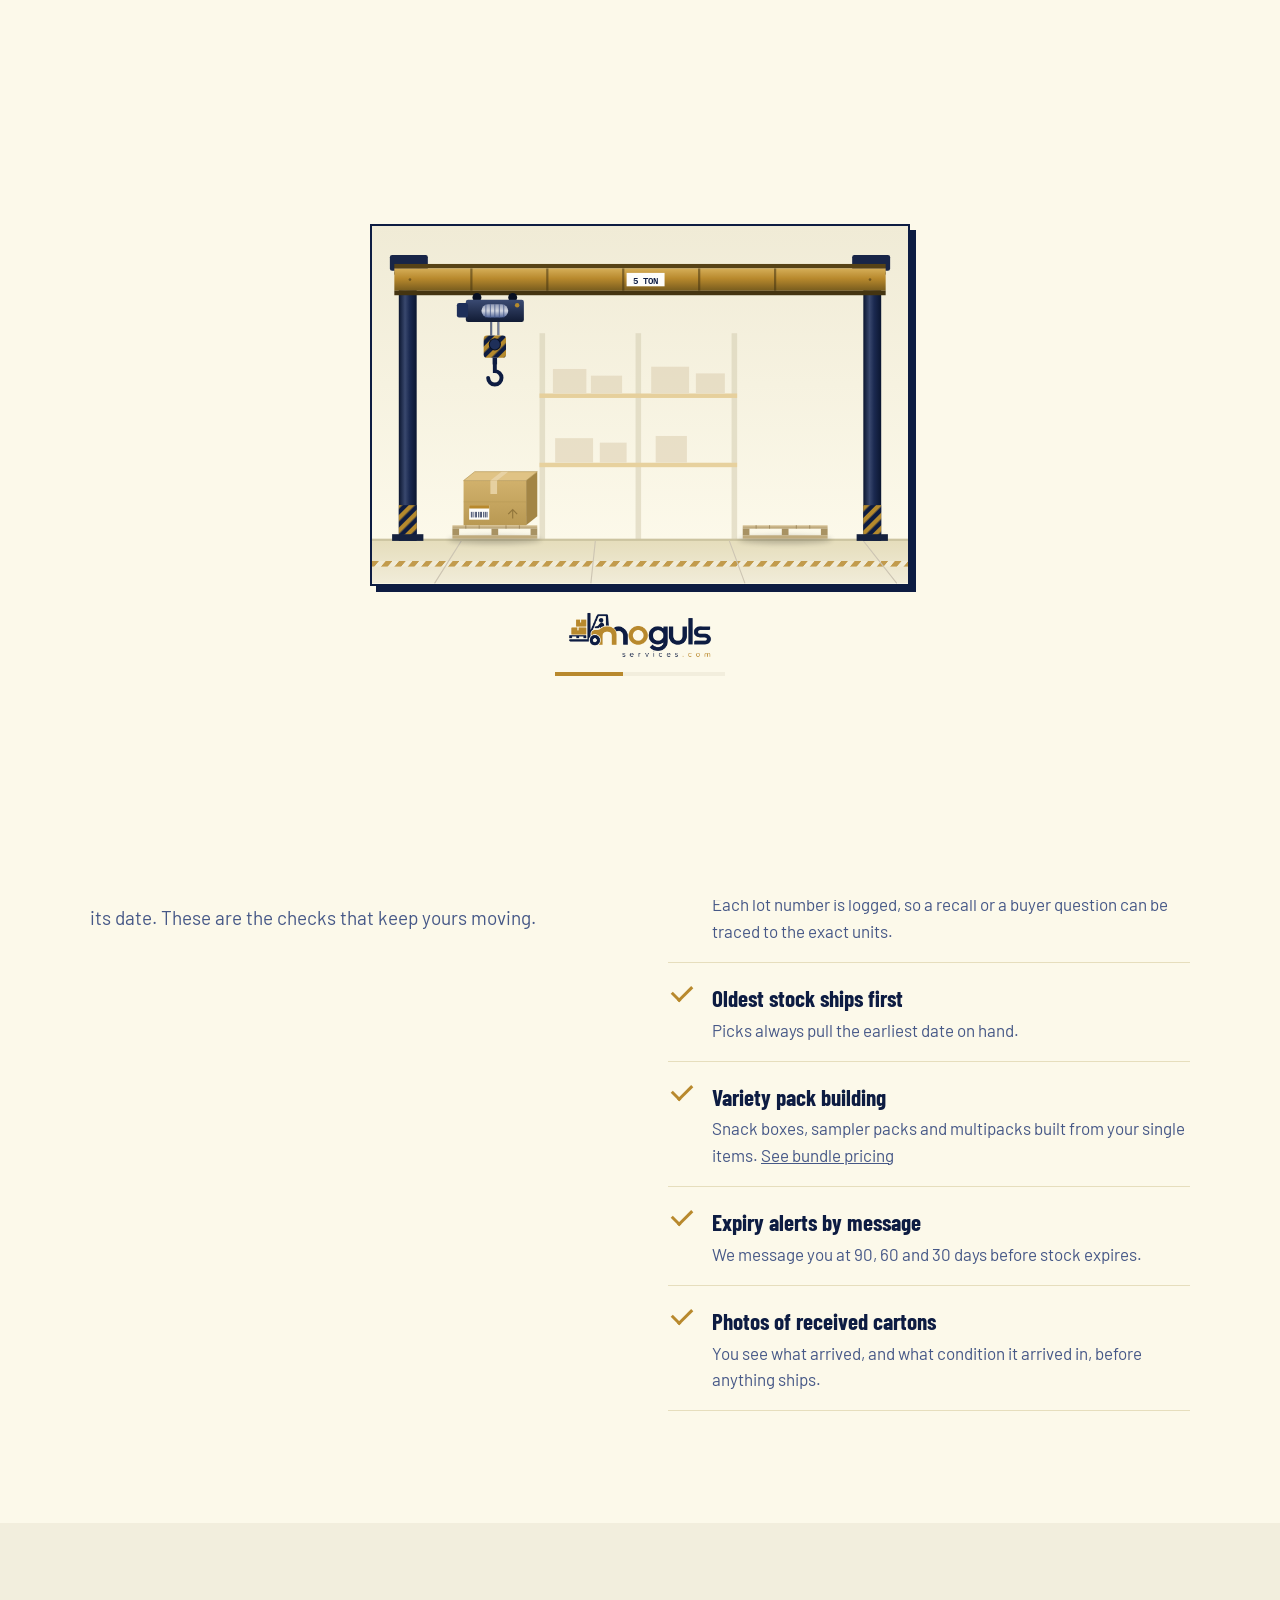
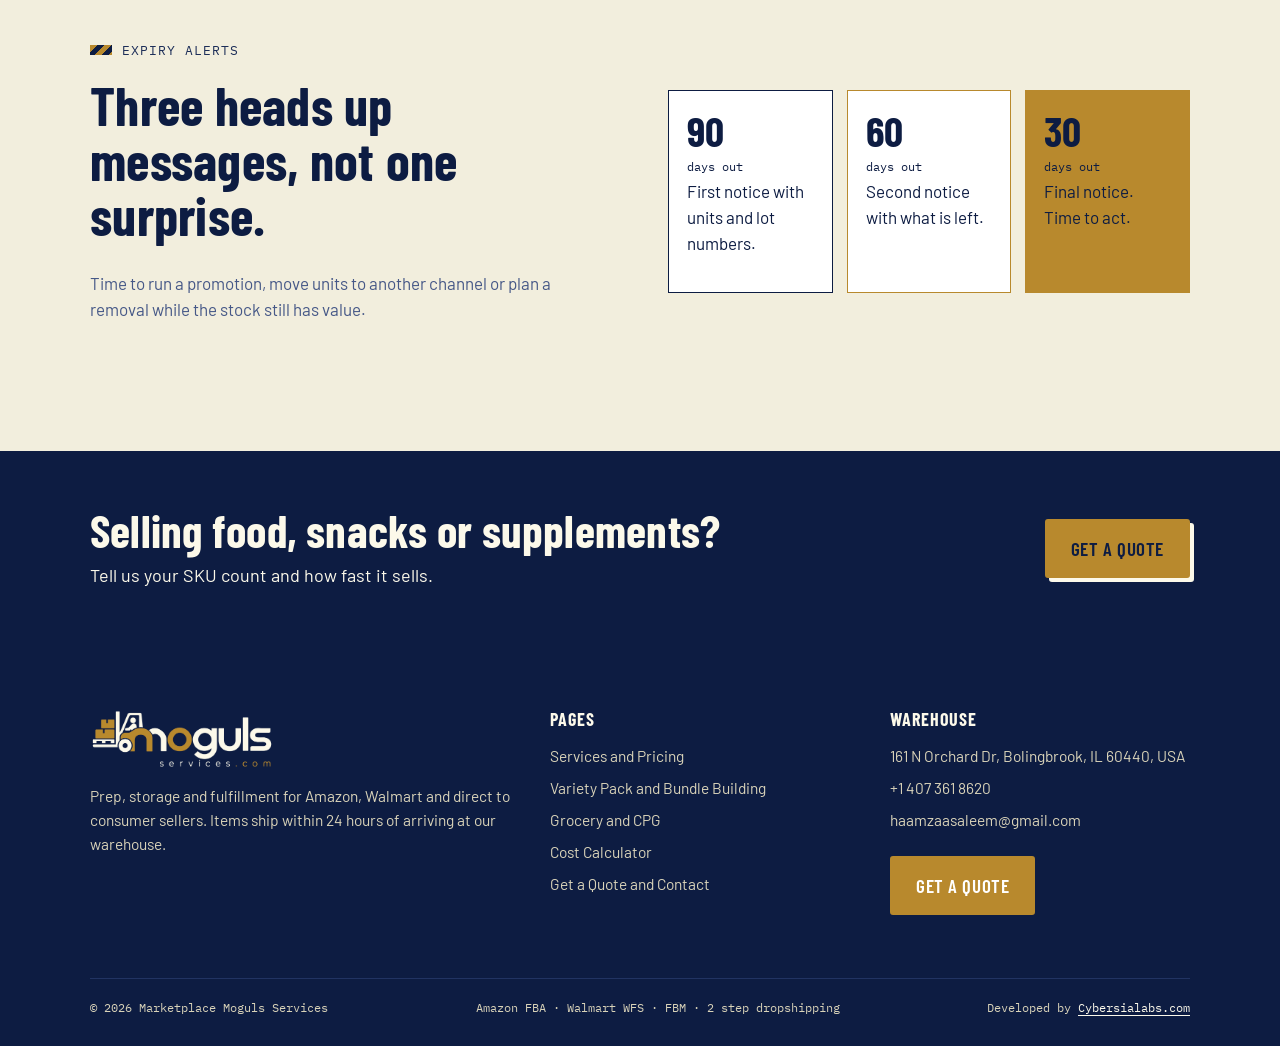
<file: grocery.html>
<!doctype html>
<html lang="en">
<head>
<meta charset="utf-8">
<meta name="viewport" content="width=device-width, initial-scale=1">
<title>Grocery and CPG Fulfillment | Marketplace Moguls Services</title>
<meta name="description" content="Expiry date checks at receiving, lot tracking, oldest stock ships first and expiry alerts at 90, 60 and 30 days.">
<script>try{if(sessionStorage.getItem("mm_seen"))document.documentElement.classList.add("no-loader")}catch(e){}</script>
<noscript><style>.loader{display:none}</style></noscript>
<link rel="icon" href="assets/img/favicon.png">
<link rel="preconnect" href="https://fonts.googleapis.com">
<link rel="preconnect" href="https://fonts.gstatic.com" crossorigin>
<link href="https://fonts.googleapis.com/css2?family=Barlow:wght@400;500;600&family=Barlow+Condensed:wght@600;700&family=IBM+Plex+Mono:wght@400;500&display=swap" rel="stylesheet">
<link rel="stylesheet" href="assets/css/style.css">
</head>
<body>
<div class="loader" id="loader" role="status" aria-label="Loading">
  <div class="loader-inner">
    <svg class="crane" viewBox="0 0 480 320" aria-hidden="true">
      <defs>
        <linearGradient id="ldWall" x1="0" y1="0" x2="0" y2="1">
          <stop offset="0" stop-color="#f0ebd6"/><stop offset="1" stop-color="#fcf9ea"/>
        </linearGradient>
        <linearGradient id="ldFloor" x1="0" y1="0" x2="0" y2="1">
          <stop offset="0" stop-color="#e5ddbb"/><stop offset="1" stop-color="#f1ecd9"/>
        </linearGradient>
        <linearGradient id="ldGirder" x1="0" y1="0" x2="0" y2="1">
          <stop offset="0" stop-color="#d5ae58"/><stop offset=".45" stop-color="#b8892d"/><stop offset="1" stop-color="#785c1e"/>
        </linearGradient>
        <linearGradient id="ldSteel" x1="0" y1="0" x2="1" y2="0">
          <stop offset="0" stop-color="#0b1630"/><stop offset=".35" stop-color="#39486e"/><stop offset=".6" stop-color="#1b2a51"/><stop offset="1" stop-color="#0b1630"/>
        </linearGradient>
        <linearGradient id="ldBody" x1="0" y1="0" x2="0" y2="1">
          <stop offset="0" stop-color="#3a4a72"/><stop offset="1" stop-color="#111b34"/>
        </linearGradient>
        <linearGradient id="ldDrum" x1="0" y1="0" x2="0" y2="1">
          <stop offset="0" stop-color="#909ab5"/><stop offset=".5" stop-color="#d3d7e1"/><stop offset="1" stop-color="#4f6398"/>
        </linearGradient>
        <linearGradient id="ldRope" x1="0" y1="0" x2="1" y2="0">
          <stop offset="0" stop-color="#15213f"/><stop offset=".5" stop-color="#7c88a7"/><stop offset="1" stop-color="#15213f"/>
        </linearGradient>
        <linearGradient id="ldKraft" x1="0" y1="0" x2="0" y2="1">
          <stop offset="0" stop-color="#d1b16c"/><stop offset="1" stop-color="#b99953"/>
        </linearGradient>
        <linearGradient id="ldWood" x1="0" y1="0" x2="0" y2="1">
          <stop offset="0" stop-color="#d9c59a"/><stop offset="1" stop-color="#b39e70"/>
        </linearGradient>
        <pattern id="ldHazard" width="8" height="8" patternUnits="userSpaceOnUse" patternTransform="rotate(45)">
          <rect width="8" height="8" fill="#0d1c42"/><rect width="4" height="8" fill="#b58a2d"/>
        </pattern>
        <pattern id="ldLane" width="12" height="6" patternUnits="userSpaceOnUse" patternTransform="skewX(-40)">
          <rect width="12" height="6" fill="#f1ecd9"/><rect width="6" height="6" fill="#b8892d"/>
        </pattern>
        <filter id="ldBlur" x="-50%" y="-50%" width="200%" height="200%"><feGaussianBlur stdDeviation="2.5"/></filter>

        <!-- carton, 66 wide by 48 tall, front face starts at y 8 -->
        <g id="ldCarton">
          <polygon points="0,8 10,0 66,0 56,8" fill="#e0c385"/>
          <polygon points="56,8 66,0 66,40 56,48" fill="#a38545"/>
          <rect x="0" y="8" width="56" height="40" fill="url(#ldKraft)"/>
          <polygon points="0,8 10,0 66,0 56,8" fill="none" stroke="#b59755" stroke-width=".6"/>
          <line x1="0" y1="27" x2="56" y2="27" stroke="#a98b4b" stroke-width=".5" opacity=".5"/>
          <polygon points="24,8 34,0 40,0 30,8" fill="#e9d4a7" opacity=".9"/>
          <rect x="24" y="8" width="6" height="12" fill="#e9d4a7" opacity=".9"/>
          <rect x="5" y="30" width="18" height="13" fill="#fdfdfa"/>
          <rect x="5" y="30" width="18" height="3" fill="#b8892d"/>
          <path d="M7 36v5M8.5 36v5M10.5 36v5M11.5 36v5M13.5 36v5M15 36v5M16 36v5M18 36v5M19.5 36v5M21 36v5" stroke="#0d1c42" stroke-width=".7"/>
          <path d="M40 38l4 -4 4 4M44 34v8" stroke="#7d642e" stroke-width="1" fill="none" opacity=".7"/>
        </g>
        <g id="ldPallet">
          <rect x="0" y="0" width="76" height="3" fill="url(#ldWood)"/>
          <rect x="0" y="3" width="6" height="6" fill="#a89263"/>
          <rect x="35" y="3" width="6" height="6" fill="#a89263"/>
          <rect x="70" y="3" width="6" height="6" fill="#a89263"/>
          <rect x="0" y="9" width="76" height="3" fill="#bfaa7c"/>
          <path d="M12 0v3M24 0v3M48 0v3M60 0v3" stroke="#9b865a" stroke-width=".8"/>
        </g>
      </defs>

      <!-- building -->
      <rect width="480" height="282" fill="url(#ldWall)"/>
      <g opacity=".55">
        <g fill="#d5ceb2">
          <rect x="150" y="96" width="5" height="186"/><rect x="236" y="96" width="5" height="186"/><rect x="322" y="96" width="5" height="186"/>
        </g>
        <g fill="#d9b465">
          <rect x="150" y="150" width="177" height="4"/><rect x="150" y="212" width="177" height="4"/>
        </g>
        <g fill="#dcceb0">
          <rect x="162" y="128" width="30" height="22"/><rect x="196" y="134" width="28" height="16"/><rect x="250" y="126" width="34" height="24"/><rect x="290" y="132" width="26" height="18"/>
          <rect x="164" y="190" width="34" height="22"/><rect x="204" y="194" width="24" height="18"/><rect x="254" y="188" width="28" height="24"/>
        </g>
      </g>
      <rect y="281" width="480" height="39" fill="url(#ldFloor)"/>
      <rect y="280" width="480" height="2" fill="#ccc4a1"/>
      <rect x="0" y="300" width="480" height="5" fill="url(#ldLane)" opacity=".8"/>
      <path d="M80 282L56 320M200 282L196 320M320 282L334 320M440 282L470 320" stroke="#cdc5b3" stroke-width="1"/>

      <!-- columns and runway -->
      <g>
        <rect x="24" y="44" width="16" height="238" fill="url(#ldSteel)"/>
        <rect x="440" y="44" width="16" height="238" fill="url(#ldSteel)"/>
        <rect x="18" y="276" width="28" height="6" fill="#15213f"/>
        <rect x="434" y="276" width="28" height="6" fill="#15213f"/>
        <rect x="24" y="250" width="16" height="26" fill="url(#ldHazard)"/>
        <rect x="440" y="250" width="16" height="26" fill="url(#ldHazard)"/>
      </g>
      <!-- end trucks -->
      <rect x="16" y="26" width="34" height="14" rx="2" fill="#182547"/>
      <rect x="430" y="26" width="34" height="14" rx="2" fill="#182547"/>
      <circle cx="24" cy="42" r="4" fill="#081023"/><circle cx="42" cy="42" r="4" fill="#081023"/>
      <circle cx="438" cy="42" r="4" fill="#081023"/><circle cx="456" cy="42" r="4" fill="#081023"/>
      <!-- bridge girder -->
      <rect x="20" y="34" width="440" height="4" fill="#564216"/>
      <rect x="20" y="38" width="440" height="20" fill="url(#ldGirder)"/>
      <rect x="20" y="58" width="440" height="4" fill="#443411"/>
      <g fill="#443411" opacity=".55">
        <circle cx="34" cy="48" r="1.2"/><circle cx="446" cy="48" r="1.2"/>
        <rect x="88" y="38" width="2" height="20"/><rect x="156" y="38" width="2" height="20"/><rect x="224" y="38" width="2" height="20"/><rect x="292" y="38" width="2" height="20"/><rect x="360" y="38" width="2" height="20"/>
      </g>
      <rect x="228" y="42" width="34" height="12" fill="#fdfdfa"/>
      <text x="245" y="51.5" text-anchor="middle" font-family="IBM Plex Mono, monospace" font-size="8" font-weight="600" fill="#0d1c42">5 TON</text>

      <!-- the box waiting to be picked, and the one just delivered -->
      <ellipse cx="110" cy="281" rx="42" ry="4" fill="#000000" opacity=".18" filter="url(#ldBlur)"/>
      <use href="#ldPallet" x="72" y="268"/>
      <use class="ld-pick" href="#ldCarton" x="82" y="220"/>
      <ellipse cx="370" cy="281" rx="42" ry="4" fill="#000000" opacity=".18" filter="url(#ldBlur)"/>
      <use href="#ldPallet" x="332" y="268"/>
      <use class="ld-drop" href="#ldCarton" x="342" y="220"/>

      <!-- trolley, ropes and load: everything that travels along the girder -->
      <g class="ld-x">
        <g transform="translate(110 0)">
          <ellipse class="ld-shadow" cx="0" cy="281" rx="30" ry="3.5" fill="#000000" filter="url(#ldBlur)"/>
          <circle cx="-16" cy="64" r="4" fill="#081023"/><circle cx="16" cy="64" r="4" fill="#081023"/>
          <rect x="-26" y="66" width="52" height="20" rx="2" fill="url(#ldBody)"/>
          <rect x="-34" y="69" width="10" height="13" rx="2" fill="#1e2f59"/>
          <rect x="-12" y="70" width="24" height="12" rx="6" fill="url(#ldDrum)"/>
          <path d="M-8 70v12M-4 70v12M0 70v12M4 70v12M8 70v12" stroke="#455786" stroke-width=".7"/>
          <circle cx="20" cy="71" r="2" fill="#b58a2d"/>
          <g transform="translate(0 86)">
            <g class="ld-rope">
              <rect x="-4" y="0" width="1.6" height="100" fill="url(#ldRope)"/>
              <rect x="2.4" y="0" width="1.6" height="100" fill="url(#ldRope)"/>
            </g>
            <g class="ld-y">
              <g class="ld-sway">
                <rect x="-10" y="0" width="20" height="20" rx="3" fill="url(#ldHazard)"/>
                <circle cx="0" cy="8" r="5" fill="#1e2f59" stroke="#081023" stroke-width="1"/>
                <rect x="-2" y="20" width="4" height="6" fill="#0d1c42"/>
                <path d="M0 26v6a6 6 0 1 1 -6 6" fill="none" stroke="#0d1c42" stroke-width="3.5" stroke-linecap="round"/>
                <g class="ld-carry">
                  <path d="M-1 32L-21 55M1 32L33 52" stroke="#38476e" stroke-width="1.6" stroke-dasharray="3 1.6"/>
                  <use href="#ldCarton" x="-28" y="50"/>
                </g>
              </g>
            </g>
          </g>
        </g>
      </g>
    </svg>
    <img class="loader-logo" src="assets/img/logo.png" alt="" width="1000" height="315">
    <div class="loader-bar"><span></span></div>
  </div>
</div>
<a class="skip" href="#main">Skip to content</a>
<div class="topbar">
  <div class="wrap">
    <span>Ships within <b>24 hours</b> of delivery to our dock</span>
    <span class="hide-sm">First month of storage <b>free</b></span>
    <span class="hide-sm">Bolingbrook, IL</span>
  </div>
</div>
<header class="site-header">
  <div class="wrap">
    <a class="brand" href="index.html"><img src="assets/img/logo.png" alt="Marketplace Moguls Services" width="1000" height="315"></a>
    <button class="menu-btn" type="button" aria-expanded="false" aria-controls="nav">Menu</button>
    <nav class="nav" id="nav" aria-label="Main">
      <a href="index.html">Home</a>
      <a href="services.html">Services and Pricing</a>
      <a href="bundles.html">Variety Packs</a>
      <a href="grocery.html" aria-current="page">Grocery and CPG</a>
      <a href="calculator.html">Cost Calculator</a>
      <a href="quote.html">Contact</a>
      <a class="btn orange header-cta" href="quote.html">Get a Quote</a>
    </nav>
  </div>
</header>
<main id="main">
<section class="page-hero">
  <div class="wrap">
    <div>
      <div class="tag">Grocery and CPG</div>
      <h1>Built for food and consumables.</h1>
      <p class="lead">We track expiration dates and lot numbers and ship the oldest stock first.</p>
      <div class="btn-row"><a class="btn orange" href="quote.html">Get a Quote</a></div>
    </div>
    <div class="tilt" data-tilt="5">
      <div class="tag">One SKU, one lane, oldest at the front</div>
      <div class="fifo" aria-label="Cartons sorted by expiration date, earliest first">
        <div>EXP<br>MAR 27<br>Ships first</div>
        <div>EXP<br>MAY 27</div>
        <div>EXP<br>AUG 27</div>
        <div>EXP<br>NOV 27</div>
      </div>
      <p class="fine">Every pick pulls the carton with the closest date, so nothing ages out on the shelf.</p>
    </div>
  </div>
</section>

<section>
  <div class="wrap split" style="align-items:start">
    <div>
      <h2 class="reveal">How we handle consumables</h2>
      <p class="muted reveal" style="font-size:19px">Amazon and Walmart both reject food that arrives too close to its date. These are the checks that keep yours moving.</p>
    </div>
    <ul class="checks reveal">
      <li><b>Expiry date check at receiving</b><span>Dates are read and recorded on every carton the day it arrives.</span></li>
      <li><b>Lot tracking</b><span>Each lot number is logged, so a recall or a buyer question can be traced to the exact units.</span></li>
      <li><b>Oldest stock ships first</b><span>Picks always pull the earliest date on hand.</span></li>
      <li><b>Variety pack building</b><span>Snack boxes, sampler packs and multipacks built from your single items. <a href="bundles.html">See bundle pricing</a></span></li>
      <li><b>Expiry alerts by message</b><span>We message you at 90, 60 and 30 days before stock expires.</span></li>
      <li><b>Photos of received cartons</b><span>You see what arrived, and what condition it arrived in, before anything ships.</span></li>
    </ul>
  </div>
</section>

<section class="band-paper2">
  <div class="wrap split">
    <div class="reveal">
      <div class="tag">Expiry alerts</div>
      <h2>Three heads up messages, not one surprise.</h2>
      <p class="muted">Time to run a promotion, move units to another channel or plan a removal while the stock still has value.</p>
    </div>
    <div class="expiry reveal">
      <div><div class="d">90</div><small>days out</small><p>First notice with units and lot numbers.</p></div>
      <div><div class="d">60</div><small>days out</small><p>Second notice with what is left.</p></div>
      <div><div class="d">30</div><small>days out</small><p>Final notice. Time to act.</p></div>
    </div>
  </div>
</section>

<div class="cta-band">
  <div class="wrap">
    <div>
      <h2>Selling food, snacks or supplements?</h2>
      <p>Tell us your SKU count and how fast it sells.</p>
    </div>
    <a class="btn" href="quote.html">Get a Quote</a>
  </div>
</div>
</main>
<footer class="site-footer">
  <div class="wrap">
    <div class="cols">
      <div>
        <img src="assets/img/logo-light.png" alt="Marketplace Moguls Services" width="1000" height="315" loading="lazy">
        <p>Prep, storage and fulfillment for Amazon, Walmart and direct to consumer sellers. Items ship within 24 hours of arriving at our warehouse.</p>
      </div>
      <div>
        <h4>Pages</h4>
        <ul>
          <li><a href="services.html">Services and Pricing</a></li>
          <li><a href="bundles.html">Variety Pack and Bundle Building</a></li>
          <li><a href="grocery.html">Grocery and CPG</a></li>
          <li><a href="calculator.html">Cost Calculator</a></li>
          <li><a href="quote.html">Get a Quote and Contact</a></li>
        </ul>
      </div>
      <div>
        <h4>Warehouse</h4>
        <ul>
          <li data-setting="address">161 N Orchard Dr, Bolingbrook, IL 60440, USA</li>
          <li data-if-setting="phone"><a href="tel:+14073618620" data-setting-href="phone" data-setting="phone">+1 407 361 8620</a></li>
          <li><a href="mailto:haamzaasaleem@gmail.com" data-setting-href="contactEmail" data-setting="contactEmail">haamzaasaleem@gmail.com</a></li>
          <li data-if-setting="hours" data-setting="hours"></li>
        </ul>
        <p style="margin-top:20px"><a class="btn orange" href="quote.html">Get a Quote</a></p>
      </div>
    </div>
    <div class="base">
      <span>&copy; <span data-year>2026</span> Marketplace Moguls Services</span>
      <span>Amazon FBA &middot; Walmart WFS &middot; FBM &middot; 2 step dropshipping</span>
      <span>Developed by <a href="https://cybersialabs.com" target="_blank" rel="noopener">Cybersialabs.com</a></span>
    </div>
  </div>
</footer>
<script src="assets/js/site.js"></script>
</body>
</html>
</file>
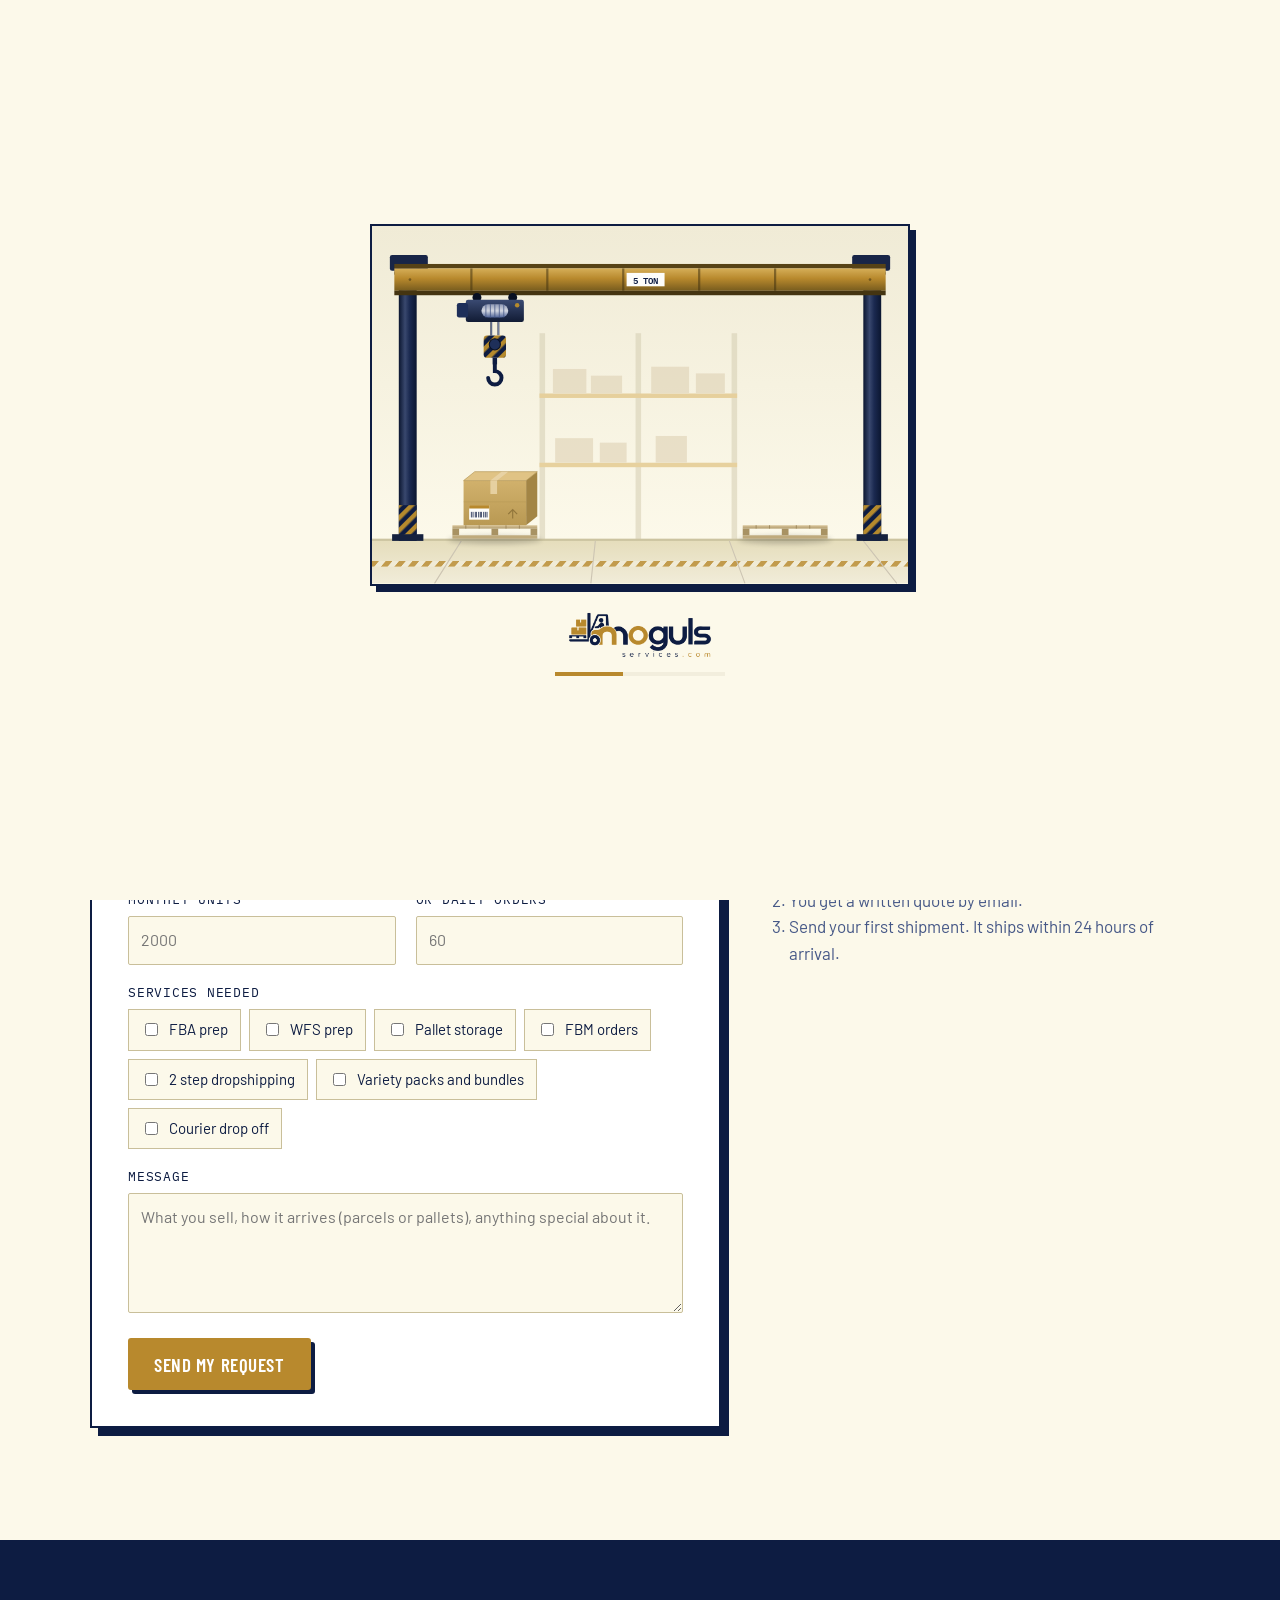
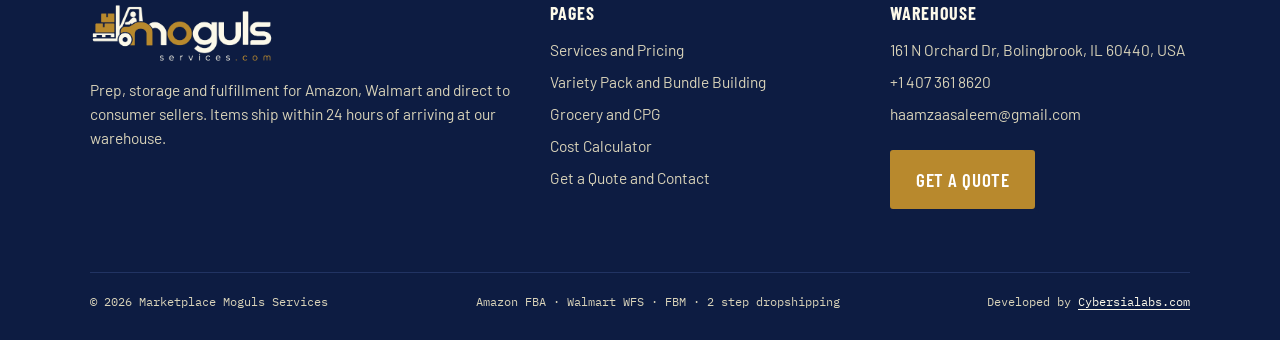
<file: quote.html>
<!doctype html>
<html lang="en">
<head>
<meta charset="utf-8">
<meta name="viewport" content="width=device-width, initial-scale=1">
<title>Get a Quote | Marketplace Moguls Services</title>
<meta name="description" content="Request a 3PL quote for FBA prep, WFS prep, storage, FBM orders, bundles and 2 step dropshipping.">
<script>try{if(sessionStorage.getItem("mm_seen"))document.documentElement.classList.add("no-loader")}catch(e){}</script>
<noscript><style>.loader{display:none}</style></noscript>
<link rel="icon" href="assets/img/favicon.png">
<link rel="preconnect" href="https://fonts.googleapis.com">
<link rel="preconnect" href="https://fonts.gstatic.com" crossorigin>
<link href="https://fonts.googleapis.com/css2?family=Barlow:wght@400;500;600&family=Barlow+Condensed:wght@600;700&family=IBM+Plex+Mono:wght@400;500&display=swap" rel="stylesheet">
<link rel="stylesheet" href="assets/css/style.css">
</head>
<body>
<div class="loader" id="loader" role="status" aria-label="Loading">
  <div class="loader-inner">
    <svg class="crane" viewBox="0 0 480 320" aria-hidden="true">
      <defs>
        <linearGradient id="ldWall" x1="0" y1="0" x2="0" y2="1">
          <stop offset="0" stop-color="#f0ebd6"/><stop offset="1" stop-color="#fcf9ea"/>
        </linearGradient>
        <linearGradient id="ldFloor" x1="0" y1="0" x2="0" y2="1">
          <stop offset="0" stop-color="#e5ddbb"/><stop offset="1" stop-color="#f1ecd9"/>
        </linearGradient>
        <linearGradient id="ldGirder" x1="0" y1="0" x2="0" y2="1">
          <stop offset="0" stop-color="#d5ae58"/><stop offset=".45" stop-color="#b8892d"/><stop offset="1" stop-color="#785c1e"/>
        </linearGradient>
        <linearGradient id="ldSteel" x1="0" y1="0" x2="1" y2="0">
          <stop offset="0" stop-color="#0b1630"/><stop offset=".35" stop-color="#39486e"/><stop offset=".6" stop-color="#1b2a51"/><stop offset="1" stop-color="#0b1630"/>
        </linearGradient>
        <linearGradient id="ldBody" x1="0" y1="0" x2="0" y2="1">
          <stop offset="0" stop-color="#3a4a72"/><stop offset="1" stop-color="#111b34"/>
        </linearGradient>
        <linearGradient id="ldDrum" x1="0" y1="0" x2="0" y2="1">
          <stop offset="0" stop-color="#909ab5"/><stop offset=".5" stop-color="#d3d7e1"/><stop offset="1" stop-color="#4f6398"/>
        </linearGradient>
        <linearGradient id="ldRope" x1="0" y1="0" x2="1" y2="0">
          <stop offset="0" stop-color="#15213f"/><stop offset=".5" stop-color="#7c88a7"/><stop offset="1" stop-color="#15213f"/>
        </linearGradient>
        <linearGradient id="ldKraft" x1="0" y1="0" x2="0" y2="1">
          <stop offset="0" stop-color="#d1b16c"/><stop offset="1" stop-color="#b99953"/>
        </linearGradient>
        <linearGradient id="ldWood" x1="0" y1="0" x2="0" y2="1">
          <stop offset="0" stop-color="#d9c59a"/><stop offset="1" stop-color="#b39e70"/>
        </linearGradient>
        <pattern id="ldHazard" width="8" height="8" patternUnits="userSpaceOnUse" patternTransform="rotate(45)">
          <rect width="8" height="8" fill="#0d1c42"/><rect width="4" height="8" fill="#b58a2d"/>
        </pattern>
        <pattern id="ldLane" width="12" height="6" patternUnits="userSpaceOnUse" patternTransform="skewX(-40)">
          <rect width="12" height="6" fill="#f1ecd9"/><rect width="6" height="6" fill="#b8892d"/>
        </pattern>
        <filter id="ldBlur" x="-50%" y="-50%" width="200%" height="200%"><feGaussianBlur stdDeviation="2.5"/></filter>

        <!-- carton, 66 wide by 48 tall, front face starts at y 8 -->
        <g id="ldCarton">
          <polygon points="0,8 10,0 66,0 56,8" fill="#e0c385"/>
          <polygon points="56,8 66,0 66,40 56,48" fill="#a38545"/>
          <rect x="0" y="8" width="56" height="40" fill="url(#ldKraft)"/>
          <polygon points="0,8 10,0 66,0 56,8" fill="none" stroke="#b59755" stroke-width=".6"/>
          <line x1="0" y1="27" x2="56" y2="27" stroke="#a98b4b" stroke-width=".5" opacity=".5"/>
          <polygon points="24,8 34,0 40,0 30,8" fill="#e9d4a7" opacity=".9"/>
          <rect x="24" y="8" width="6" height="12" fill="#e9d4a7" opacity=".9"/>
          <rect x="5" y="30" width="18" height="13" fill="#fdfdfa"/>
          <rect x="5" y="30" width="18" height="3" fill="#b8892d"/>
          <path d="M7 36v5M8.5 36v5M10.5 36v5M11.5 36v5M13.5 36v5M15 36v5M16 36v5M18 36v5M19.5 36v5M21 36v5" stroke="#0d1c42" stroke-width=".7"/>
          <path d="M40 38l4 -4 4 4M44 34v8" stroke="#7d642e" stroke-width="1" fill="none" opacity=".7"/>
        </g>
        <g id="ldPallet">
          <rect x="0" y="0" width="76" height="3" fill="url(#ldWood)"/>
          <rect x="0" y="3" width="6" height="6" fill="#a89263"/>
          <rect x="35" y="3" width="6" height="6" fill="#a89263"/>
          <rect x="70" y="3" width="6" height="6" fill="#a89263"/>
          <rect x="0" y="9" width="76" height="3" fill="#bfaa7c"/>
          <path d="M12 0v3M24 0v3M48 0v3M60 0v3" stroke="#9b865a" stroke-width=".8"/>
        </g>
      </defs>

      <!-- building -->
      <rect width="480" height="282" fill="url(#ldWall)"/>
      <g opacity=".55">
        <g fill="#d5ceb2">
          <rect x="150" y="96" width="5" height="186"/><rect x="236" y="96" width="5" height="186"/><rect x="322" y="96" width="5" height="186"/>
        </g>
        <g fill="#d9b465">
          <rect x="150" y="150" width="177" height="4"/><rect x="150" y="212" width="177" height="4"/>
        </g>
        <g fill="#dcceb0">
          <rect x="162" y="128" width="30" height="22"/><rect x="196" y="134" width="28" height="16"/><rect x="250" y="126" width="34" height="24"/><rect x="290" y="132" width="26" height="18"/>
          <rect x="164" y="190" width="34" height="22"/><rect x="204" y="194" width="24" height="18"/><rect x="254" y="188" width="28" height="24"/>
        </g>
      </g>
      <rect y="281" width="480" height="39" fill="url(#ldFloor)"/>
      <rect y="280" width="480" height="2" fill="#ccc4a1"/>
      <rect x="0" y="300" width="480" height="5" fill="url(#ldLane)" opacity=".8"/>
      <path d="M80 282L56 320M200 282L196 320M320 282L334 320M440 282L470 320" stroke="#cdc5b3" stroke-width="1"/>

      <!-- columns and runway -->
      <g>
        <rect x="24" y="44" width="16" height="238" fill="url(#ldSteel)"/>
        <rect x="440" y="44" width="16" height="238" fill="url(#ldSteel)"/>
        <rect x="18" y="276" width="28" height="6" fill="#15213f"/>
        <rect x="434" y="276" width="28" height="6" fill="#15213f"/>
        <rect x="24" y="250" width="16" height="26" fill="url(#ldHazard)"/>
        <rect x="440" y="250" width="16" height="26" fill="url(#ldHazard)"/>
      </g>
      <!-- end trucks -->
      <rect x="16" y="26" width="34" height="14" rx="2" fill="#182547"/>
      <rect x="430" y="26" width="34" height="14" rx="2" fill="#182547"/>
      <circle cx="24" cy="42" r="4" fill="#081023"/><circle cx="42" cy="42" r="4" fill="#081023"/>
      <circle cx="438" cy="42" r="4" fill="#081023"/><circle cx="456" cy="42" r="4" fill="#081023"/>
      <!-- bridge girder -->
      <rect x="20" y="34" width="440" height="4" fill="#564216"/>
      <rect x="20" y="38" width="440" height="20" fill="url(#ldGirder)"/>
      <rect x="20" y="58" width="440" height="4" fill="#443411"/>
      <g fill="#443411" opacity=".55">
        <circle cx="34" cy="48" r="1.2"/><circle cx="446" cy="48" r="1.2"/>
        <rect x="88" y="38" width="2" height="20"/><rect x="156" y="38" width="2" height="20"/><rect x="224" y="38" width="2" height="20"/><rect x="292" y="38" width="2" height="20"/><rect x="360" y="38" width="2" height="20"/>
      </g>
      <rect x="228" y="42" width="34" height="12" fill="#fdfdfa"/>
      <text x="245" y="51.5" text-anchor="middle" font-family="IBM Plex Mono, monospace" font-size="8" font-weight="600" fill="#0d1c42">5 TON</text>

      <!-- the box waiting to be picked, and the one just delivered -->
      <ellipse cx="110" cy="281" rx="42" ry="4" fill="#000000" opacity=".18" filter="url(#ldBlur)"/>
      <use href="#ldPallet" x="72" y="268"/>
      <use class="ld-pick" href="#ldCarton" x="82" y="220"/>
      <ellipse cx="370" cy="281" rx="42" ry="4" fill="#000000" opacity=".18" filter="url(#ldBlur)"/>
      <use href="#ldPallet" x="332" y="268"/>
      <use class="ld-drop" href="#ldCarton" x="342" y="220"/>

      <!-- trolley, ropes and load: everything that travels along the girder -->
      <g class="ld-x">
        <g transform="translate(110 0)">
          <ellipse class="ld-shadow" cx="0" cy="281" rx="30" ry="3.5" fill="#000000" filter="url(#ldBlur)"/>
          <circle cx="-16" cy="64" r="4" fill="#081023"/><circle cx="16" cy="64" r="4" fill="#081023"/>
          <rect x="-26" y="66" width="52" height="20" rx="2" fill="url(#ldBody)"/>
          <rect x="-34" y="69" width="10" height="13" rx="2" fill="#1e2f59"/>
          <rect x="-12" y="70" width="24" height="12" rx="6" fill="url(#ldDrum)"/>
          <path d="M-8 70v12M-4 70v12M0 70v12M4 70v12M8 70v12" stroke="#455786" stroke-width=".7"/>
          <circle cx="20" cy="71" r="2" fill="#b58a2d"/>
          <g transform="translate(0 86)">
            <g class="ld-rope">
              <rect x="-4" y="0" width="1.6" height="100" fill="url(#ldRope)"/>
              <rect x="2.4" y="0" width="1.6" height="100" fill="url(#ldRope)"/>
            </g>
            <g class="ld-y">
              <g class="ld-sway">
                <rect x="-10" y="0" width="20" height="20" rx="3" fill="url(#ldHazard)"/>
                <circle cx="0" cy="8" r="5" fill="#1e2f59" stroke="#081023" stroke-width="1"/>
                <rect x="-2" y="20" width="4" height="6" fill="#0d1c42"/>
                <path d="M0 26v6a6 6 0 1 1 -6 6" fill="none" stroke="#0d1c42" stroke-width="3.5" stroke-linecap="round"/>
                <g class="ld-carry">
                  <path d="M-1 32L-21 55M1 32L33 52" stroke="#38476e" stroke-width="1.6" stroke-dasharray="3 1.6"/>
                  <use href="#ldCarton" x="-28" y="50"/>
                </g>
              </g>
            </g>
          </g>
        </g>
      </g>
    </svg>
    <img class="loader-logo" src="assets/img/logo.png" alt="" width="1000" height="315">
    <div class="loader-bar"><span></span></div>
  </div>
</div>
<a class="skip" href="#main">Skip to content</a>
<div class="topbar">
  <div class="wrap">
    <span>Ships within <b>24 hours</b> of delivery to our dock</span>
    <span class="hide-sm">First month of storage <b>free</b></span>
    <span class="hide-sm">Bolingbrook, IL</span>
  </div>
</div>
<header class="site-header">
  <div class="wrap">
    <a class="brand" href="index.html"><img src="assets/img/logo.png" alt="Marketplace Moguls Services" width="1000" height="315"></a>
    <button class="menu-btn" type="button" aria-expanded="false" aria-controls="nav">Menu</button>
    <nav class="nav" id="nav" aria-label="Main">
      <a href="index.html">Home</a>
      <a href="services.html">Services and Pricing</a>
      <a href="bundles.html">Variety Packs</a>
      <a href="grocery.html">Grocery and CPG</a>
      <a href="calculator.html">Cost Calculator</a>
      <a href="quote.html" aria-current="page">Contact</a>
      <a class="btn orange header-cta" href="quote.html">Get a Quote</a>
    </nav>
  </div>
</header>
<main id="main">
<section class="page-hero">
  <div class="wrap" style="grid-template-columns:1fr">
    <div>
      <div class="tag">Get a quote and contact</div>
      <h1>Tell us what you sell.</h1>
      <p class="lead">Fill in what you know and leave the rest blank. Every request comes straight to our inbox and we reply with real numbers.</p>
    </div>
  </div>
</section>

<section style="padding-top:48px">
  <div class="wrap contact-grid">
    <form class="form" data-form>
      <input type="hidden" name="form_type" value="quote">
      <div class="hp" aria-hidden="true"><label>Website <input name="website" tabindex="-1" autocomplete="off"></label></div>
      <div class="grid2">
        <div class="field"><label for="f-name">Name <span class="req">*</span></label><input id="f-name" name="name" required autocomplete="name"></div>
        <div class="field"><label for="f-email">Email <span class="req">*</span></label><input id="f-email" name="email" type="email" required autocomplete="email"></div>
        <div class="field"><label for="f-phone">Phone</label><input id="f-phone" name="phone" type="tel" autocomplete="tel"></div>
        <div class="field"><label for="f-company">Company</label><input id="f-company" name="company" autocomplete="organization"></div>
      </div>
      <div class="field">
        <span class="label">Marketplaces you sell on</span>
        <div class="opts">
          <label><input type="checkbox" name="marketplaces[]" value="Amazon"> Amazon</label>
          <label><input type="checkbox" name="marketplaces[]" value="Walmart"> Walmart</label>
          <label><input type="checkbox" name="marketplaces[]" value="Shopify"> Shopify</label>
          <label><input type="checkbox" name="marketplaces[]" value="eBay"> eBay</label>
          <label><input type="checkbox" name="marketplaces[]" value="TikTok Shop"> TikTok Shop</label>
          <label><input type="checkbox" name="marketplaces[]" value="Other"> Other</label>
        </div>
      </div>
      <div class="grid2">
        <div class="field"><label for="f-units">Monthly units</label><input id="f-units" name="monthly_units" type="number" min="0" placeholder="2000"></div>
        <div class="field"><label for="f-orders">Or daily orders</label><input id="f-orders" name="daily_orders" type="number" min="0" placeholder="60"></div>
      </div>
      <div class="field">
        <span class="label">Services needed</span>
        <div class="opts">
          <label><input type="checkbox" name="services[]" value="FBA prep"> FBA prep</label>
          <label><input type="checkbox" name="services[]" value="WFS prep"> WFS prep</label>
          <label><input type="checkbox" name="services[]" value="Pallet storage"> Pallet storage</label>
          <label><input type="checkbox" name="services[]" value="FBM orders"> FBM orders</label>
          <label><input type="checkbox" name="services[]" value="2 step dropshipping"> 2 step dropshipping</label>
          <label><input type="checkbox" name="services[]" value="Variety packs and bundles"> Variety packs and bundles</label>
          <label><input type="checkbox" name="services[]" value="Courier drop off"> Courier drop off</label>
        </div>
      </div>
      <div class="field"><label for="f-msg">Message</label><textarea id="f-msg" name="message" placeholder="What you sell, how it arrives (parcels or pallets), anything special about it."></textarea></div>
      <button class="btn orange" type="submit">Send my request</button>
      <div class="form-msg" role="status"></div>
    </form>

    <aside class="contact-card">
      <h3>Warehouse</h3>
      <dl>
        <dt>Address</dt>
        <dd data-setting="address">161 N Orchard Dr, Bolingbrook, IL 60440, USA</dd>
        <dt data-if-setting="phone">Phone</dt>
        <dd data-if-setting="phone"><a href="tel:+14073618620" data-setting-href="phone" data-setting="phone">+1 407 361 8620</a></dd>
        <dt>Email</dt>
        <dd><a href="mailto:haamzaasaleem@gmail.com" data-setting-href="contactEmail" data-setting="contactEmail">haamzaasaleem@gmail.com</a></dd>
        <dt data-if-setting="hours">Hours</dt>
        <dd data-if-setting="hours" data-setting="hours"></dd>
      </dl>
      <h4 style="margin-top:36px">What happens next</h4>
      <ol class="muted" style="padding-left:20px">
        <li>We read your request and check your products.</li>
        <li>You get a written quote by email.</li>
        <li>Send your first shipment. It ships within 24 hours of arrival.</li>
      </ol>
    </aside>
  </div>
</section>
</main>
<footer class="site-footer">
  <div class="wrap">
    <div class="cols">
      <div>
        <img src="assets/img/logo-light.png" alt="Marketplace Moguls Services" width="1000" height="315" loading="lazy">
        <p>Prep, storage and fulfillment for Amazon, Walmart and direct to consumer sellers. Items ship within 24 hours of arriving at our warehouse.</p>
      </div>
      <div>
        <h4>Pages</h4>
        <ul>
          <li><a href="services.html">Services and Pricing</a></li>
          <li><a href="bundles.html">Variety Pack and Bundle Building</a></li>
          <li><a href="grocery.html">Grocery and CPG</a></li>
          <li><a href="calculator.html">Cost Calculator</a></li>
          <li><a href="quote.html">Get a Quote and Contact</a></li>
        </ul>
      </div>
      <div>
        <h4>Warehouse</h4>
        <ul>
          <li data-setting="address">161 N Orchard Dr, Bolingbrook, IL 60440, USA</li>
          <li data-if-setting="phone"><a href="tel:+14073618620" data-setting-href="phone" data-setting="phone">+1 407 361 8620</a></li>
          <li><a href="mailto:haamzaasaleem@gmail.com" data-setting-href="contactEmail" data-setting="contactEmail">haamzaasaleem@gmail.com</a></li>
          <li data-if-setting="hours" data-setting="hours"></li>
        </ul>
        <p style="margin-top:20px"><a class="btn orange" href="quote.html">Get a Quote</a></p>
      </div>
    </div>
    <div class="base">
      <span>&copy; <span data-year>2026</span> Marketplace Moguls Services</span>
      <span>Amazon FBA &middot; Walmart WFS &middot; FBM &middot; 2 step dropshipping</span>
      <span>Developed by <a href="https://cybersialabs.com" target="_blank" rel="noopener">Cybersialabs.com</a></span>
    </div>
  </div>
</footer>
<script src="assets/js/site.js"></script>
</body>
</html>
</file>
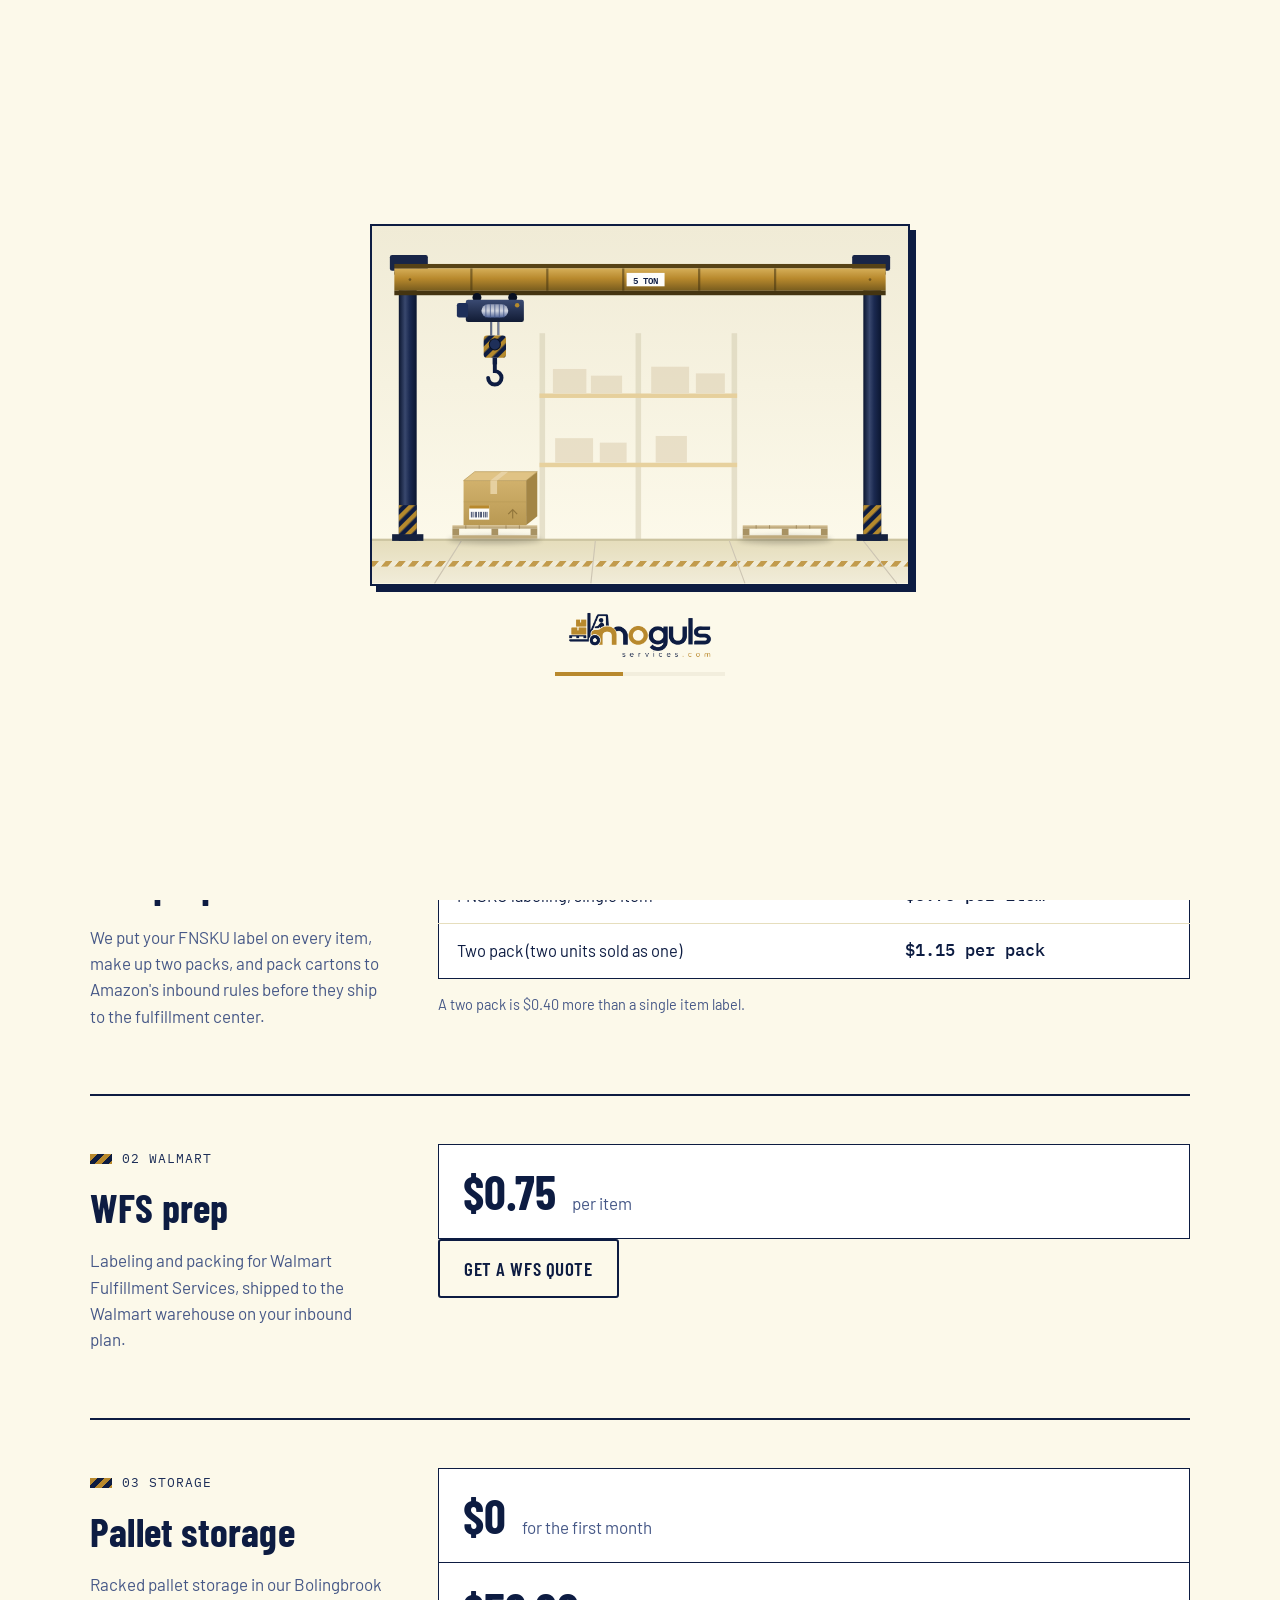
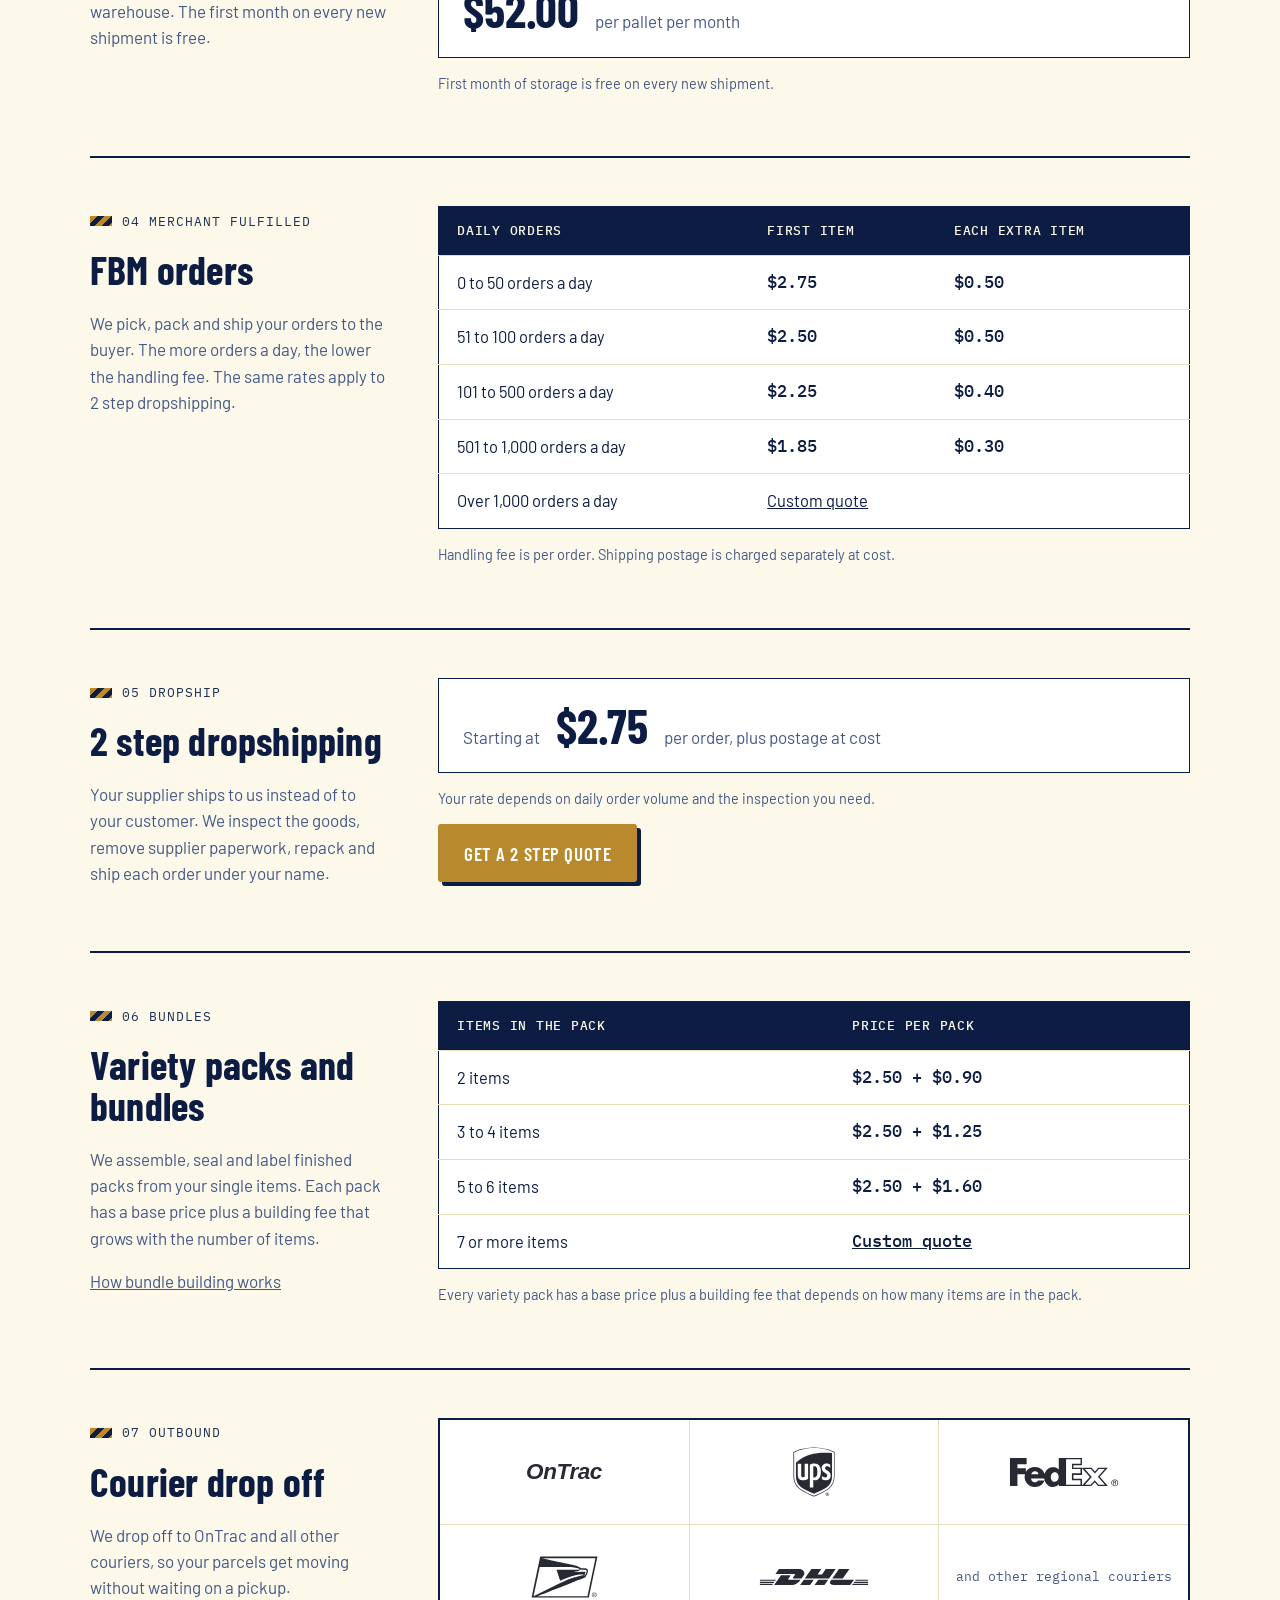
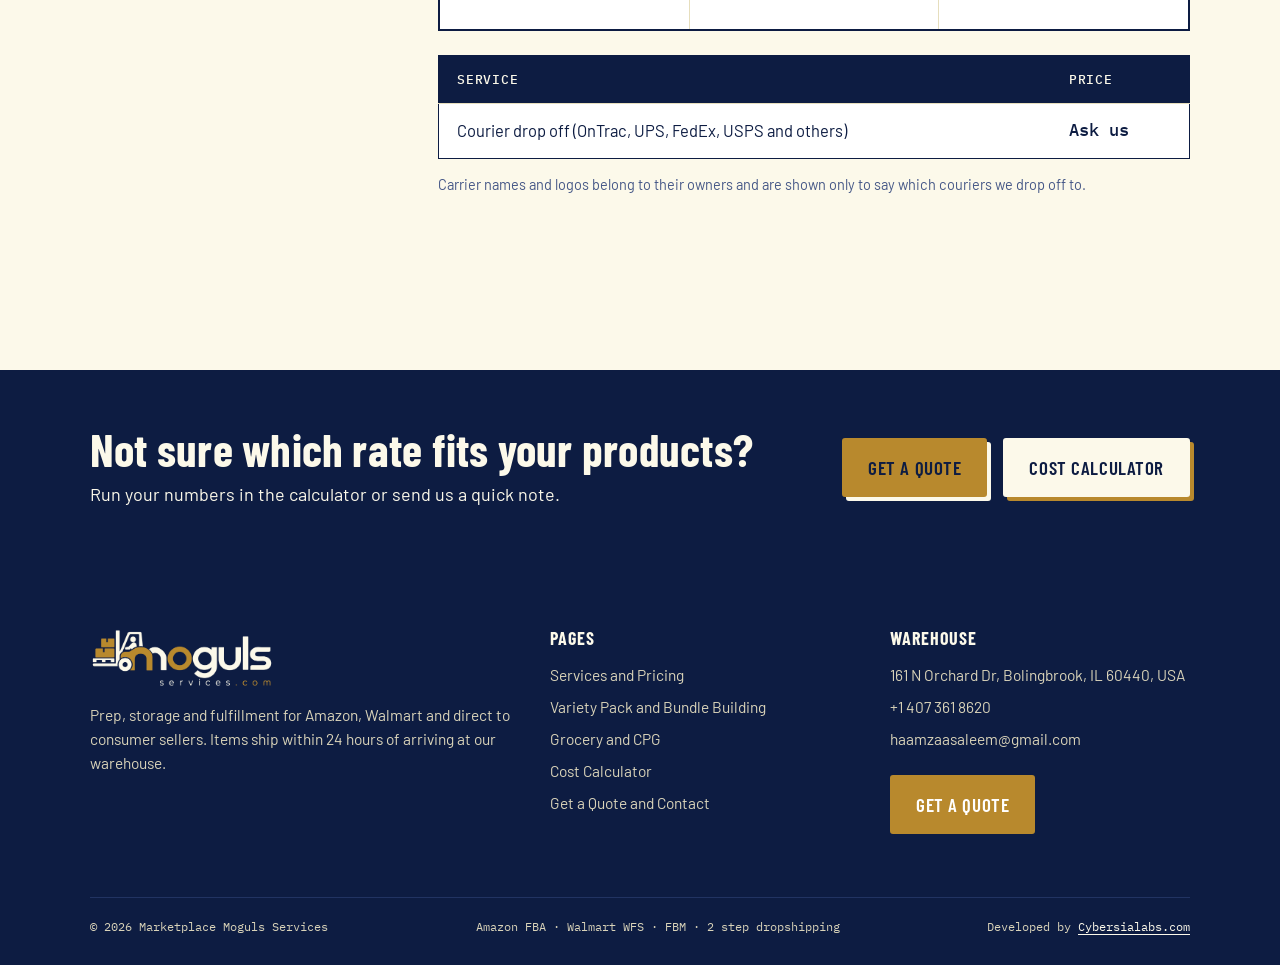
<file: services.html>
<!doctype html>
<html lang="en">
<head>
<meta charset="utf-8">
<meta name="viewport" content="width=device-width, initial-scale=1">
<title>Services and Pricing | Marketplace Moguls Services</title>
<meta name="description" content="FNSKU labeling, FBM handling tiers, variety pack building, pallet storage and courier drop off. Every rate listed.">
<script>try{if(sessionStorage.getItem("mm_seen"))document.documentElement.classList.add("no-loader")}catch(e){}</script>
<noscript><style>.loader{display:none}</style></noscript>
<link rel="icon" href="assets/img/favicon.png">
<link rel="preconnect" href="https://fonts.googleapis.com">
<link rel="preconnect" href="https://fonts.gstatic.com" crossorigin>
<link href="https://fonts.googleapis.com/css2?family=Barlow:wght@400;500;600&family=Barlow+Condensed:wght@600;700&family=IBM+Plex+Mono:wght@400;500&display=swap" rel="stylesheet">
<link rel="stylesheet" href="assets/css/style.css">
</head>
<body>
<div class="loader" id="loader" role="status" aria-label="Loading">
  <div class="loader-inner">
    <svg class="crane" viewBox="0 0 480 320" aria-hidden="true">
      <defs>
        <linearGradient id="ldWall" x1="0" y1="0" x2="0" y2="1">
          <stop offset="0" stop-color="#f0ebd6"/><stop offset="1" stop-color="#fcf9ea"/>
        </linearGradient>
        <linearGradient id="ldFloor" x1="0" y1="0" x2="0" y2="1">
          <stop offset="0" stop-color="#e5ddbb"/><stop offset="1" stop-color="#f1ecd9"/>
        </linearGradient>
        <linearGradient id="ldGirder" x1="0" y1="0" x2="0" y2="1">
          <stop offset="0" stop-color="#d5ae58"/><stop offset=".45" stop-color="#b8892d"/><stop offset="1" stop-color="#785c1e"/>
        </linearGradient>
        <linearGradient id="ldSteel" x1="0" y1="0" x2="1" y2="0">
          <stop offset="0" stop-color="#0b1630"/><stop offset=".35" stop-color="#39486e"/><stop offset=".6" stop-color="#1b2a51"/><stop offset="1" stop-color="#0b1630"/>
        </linearGradient>
        <linearGradient id="ldBody" x1="0" y1="0" x2="0" y2="1">
          <stop offset="0" stop-color="#3a4a72"/><stop offset="1" stop-color="#111b34"/>
        </linearGradient>
        <linearGradient id="ldDrum" x1="0" y1="0" x2="0" y2="1">
          <stop offset="0" stop-color="#909ab5"/><stop offset=".5" stop-color="#d3d7e1"/><stop offset="1" stop-color="#4f6398"/>
        </linearGradient>
        <linearGradient id="ldRope" x1="0" y1="0" x2="1" y2="0">
          <stop offset="0" stop-color="#15213f"/><stop offset=".5" stop-color="#7c88a7"/><stop offset="1" stop-color="#15213f"/>
        </linearGradient>
        <linearGradient id="ldKraft" x1="0" y1="0" x2="0" y2="1">
          <stop offset="0" stop-color="#d1b16c"/><stop offset="1" stop-color="#b99953"/>
        </linearGradient>
        <linearGradient id="ldWood" x1="0" y1="0" x2="0" y2="1">
          <stop offset="0" stop-color="#d9c59a"/><stop offset="1" stop-color="#b39e70"/>
        </linearGradient>
        <pattern id="ldHazard" width="8" height="8" patternUnits="userSpaceOnUse" patternTransform="rotate(45)">
          <rect width="8" height="8" fill="#0d1c42"/><rect width="4" height="8" fill="#b58a2d"/>
        </pattern>
        <pattern id="ldLane" width="12" height="6" patternUnits="userSpaceOnUse" patternTransform="skewX(-40)">
          <rect width="12" height="6" fill="#f1ecd9"/><rect width="6" height="6" fill="#b8892d"/>
        </pattern>
        <filter id="ldBlur" x="-50%" y="-50%" width="200%" height="200%"><feGaussianBlur stdDeviation="2.5"/></filter>

        <!-- carton, 66 wide by 48 tall, front face starts at y 8 -->
        <g id="ldCarton">
          <polygon points="0,8 10,0 66,0 56,8" fill="#e0c385"/>
          <polygon points="56,8 66,0 66,40 56,48" fill="#a38545"/>
          <rect x="0" y="8" width="56" height="40" fill="url(#ldKraft)"/>
          <polygon points="0,8 10,0 66,0 56,8" fill="none" stroke="#b59755" stroke-width=".6"/>
          <line x1="0" y1="27" x2="56" y2="27" stroke="#a98b4b" stroke-width=".5" opacity=".5"/>
          <polygon points="24,8 34,0 40,0 30,8" fill="#e9d4a7" opacity=".9"/>
          <rect x="24" y="8" width="6" height="12" fill="#e9d4a7" opacity=".9"/>
          <rect x="5" y="30" width="18" height="13" fill="#fdfdfa"/>
          <rect x="5" y="30" width="18" height="3" fill="#b8892d"/>
          <path d="M7 36v5M8.5 36v5M10.5 36v5M11.5 36v5M13.5 36v5M15 36v5M16 36v5M18 36v5M19.5 36v5M21 36v5" stroke="#0d1c42" stroke-width=".7"/>
          <path d="M40 38l4 -4 4 4M44 34v8" stroke="#7d642e" stroke-width="1" fill="none" opacity=".7"/>
        </g>
        <g id="ldPallet">
          <rect x="0" y="0" width="76" height="3" fill="url(#ldWood)"/>
          <rect x="0" y="3" width="6" height="6" fill="#a89263"/>
          <rect x="35" y="3" width="6" height="6" fill="#a89263"/>
          <rect x="70" y="3" width="6" height="6" fill="#a89263"/>
          <rect x="0" y="9" width="76" height="3" fill="#bfaa7c"/>
          <path d="M12 0v3M24 0v3M48 0v3M60 0v3" stroke="#9b865a" stroke-width=".8"/>
        </g>
      </defs>

      <!-- building -->
      <rect width="480" height="282" fill="url(#ldWall)"/>
      <g opacity=".55">
        <g fill="#d5ceb2">
          <rect x="150" y="96" width="5" height="186"/><rect x="236" y="96" width="5" height="186"/><rect x="322" y="96" width="5" height="186"/>
        </g>
        <g fill="#d9b465">
          <rect x="150" y="150" width="177" height="4"/><rect x="150" y="212" width="177" height="4"/>
        </g>
        <g fill="#dcceb0">
          <rect x="162" y="128" width="30" height="22"/><rect x="196" y="134" width="28" height="16"/><rect x="250" y="126" width="34" height="24"/><rect x="290" y="132" width="26" height="18"/>
          <rect x="164" y="190" width="34" height="22"/><rect x="204" y="194" width="24" height="18"/><rect x="254" y="188" width="28" height="24"/>
        </g>
      </g>
      <rect y="281" width="480" height="39" fill="url(#ldFloor)"/>
      <rect y="280" width="480" height="2" fill="#ccc4a1"/>
      <rect x="0" y="300" width="480" height="5" fill="url(#ldLane)" opacity=".8"/>
      <path d="M80 282L56 320M200 282L196 320M320 282L334 320M440 282L470 320" stroke="#cdc5b3" stroke-width="1"/>

      <!-- columns and runway -->
      <g>
        <rect x="24" y="44" width="16" height="238" fill="url(#ldSteel)"/>
        <rect x="440" y="44" width="16" height="238" fill="url(#ldSteel)"/>
        <rect x="18" y="276" width="28" height="6" fill="#15213f"/>
        <rect x="434" y="276" width="28" height="6" fill="#15213f"/>
        <rect x="24" y="250" width="16" height="26" fill="url(#ldHazard)"/>
        <rect x="440" y="250" width="16" height="26" fill="url(#ldHazard)"/>
      </g>
      <!-- end trucks -->
      <rect x="16" y="26" width="34" height="14" rx="2" fill="#182547"/>
      <rect x="430" y="26" width="34" height="14" rx="2" fill="#182547"/>
      <circle cx="24" cy="42" r="4" fill="#081023"/><circle cx="42" cy="42" r="4" fill="#081023"/>
      <circle cx="438" cy="42" r="4" fill="#081023"/><circle cx="456" cy="42" r="4" fill="#081023"/>
      <!-- bridge girder -->
      <rect x="20" y="34" width="440" height="4" fill="#564216"/>
      <rect x="20" y="38" width="440" height="20" fill="url(#ldGirder)"/>
      <rect x="20" y="58" width="440" height="4" fill="#443411"/>
      <g fill="#443411" opacity=".55">
        <circle cx="34" cy="48" r="1.2"/><circle cx="446" cy="48" r="1.2"/>
        <rect x="88" y="38" width="2" height="20"/><rect x="156" y="38" width="2" height="20"/><rect x="224" y="38" width="2" height="20"/><rect x="292" y="38" width="2" height="20"/><rect x="360" y="38" width="2" height="20"/>
      </g>
      <rect x="228" y="42" width="34" height="12" fill="#fdfdfa"/>
      <text x="245" y="51.5" text-anchor="middle" font-family="IBM Plex Mono, monospace" font-size="8" font-weight="600" fill="#0d1c42">5 TON</text>

      <!-- the box waiting to be picked, and the one just delivered -->
      <ellipse cx="110" cy="281" rx="42" ry="4" fill="#000000" opacity=".18" filter="url(#ldBlur)"/>
      <use href="#ldPallet" x="72" y="268"/>
      <use class="ld-pick" href="#ldCarton" x="82" y="220"/>
      <ellipse cx="370" cy="281" rx="42" ry="4" fill="#000000" opacity=".18" filter="url(#ldBlur)"/>
      <use href="#ldPallet" x="332" y="268"/>
      <use class="ld-drop" href="#ldCarton" x="342" y="220"/>

      <!-- trolley, ropes and load: everything that travels along the girder -->
      <g class="ld-x">
        <g transform="translate(110 0)">
          <ellipse class="ld-shadow" cx="0" cy="281" rx="30" ry="3.5" fill="#000000" filter="url(#ldBlur)"/>
          <circle cx="-16" cy="64" r="4" fill="#081023"/><circle cx="16" cy="64" r="4" fill="#081023"/>
          <rect x="-26" y="66" width="52" height="20" rx="2" fill="url(#ldBody)"/>
          <rect x="-34" y="69" width="10" height="13" rx="2" fill="#1e2f59"/>
          <rect x="-12" y="70" width="24" height="12" rx="6" fill="url(#ldDrum)"/>
          <path d="M-8 70v12M-4 70v12M0 70v12M4 70v12M8 70v12" stroke="#455786" stroke-width=".7"/>
          <circle cx="20" cy="71" r="2" fill="#b58a2d"/>
          <g transform="translate(0 86)">
            <g class="ld-rope">
              <rect x="-4" y="0" width="1.6" height="100" fill="url(#ldRope)"/>
              <rect x="2.4" y="0" width="1.6" height="100" fill="url(#ldRope)"/>
            </g>
            <g class="ld-y">
              <g class="ld-sway">
                <rect x="-10" y="0" width="20" height="20" rx="3" fill="url(#ldHazard)"/>
                <circle cx="0" cy="8" r="5" fill="#1e2f59" stroke="#081023" stroke-width="1"/>
                <rect x="-2" y="20" width="4" height="6" fill="#0d1c42"/>
                <path d="M0 26v6a6 6 0 1 1 -6 6" fill="none" stroke="#0d1c42" stroke-width="3.5" stroke-linecap="round"/>
                <g class="ld-carry">
                  <path d="M-1 32L-21 55M1 32L33 52" stroke="#38476e" stroke-width="1.6" stroke-dasharray="3 1.6"/>
                  <use href="#ldCarton" x="-28" y="50"/>
                </g>
              </g>
            </g>
          </g>
        </g>
      </g>
    </svg>
    <img class="loader-logo" src="assets/img/logo.png" alt="" width="1000" height="315">
    <div class="loader-bar"><span></span></div>
  </div>
</div>
<a class="skip" href="#main">Skip to content</a>
<div class="topbar">
  <div class="wrap">
    <span>Ships within <b>24 hours</b> of delivery to our dock</span>
    <span class="hide-sm">First month of storage <b>free</b></span>
    <span class="hide-sm">Bolingbrook, IL</span>
  </div>
</div>
<header class="site-header">
  <div class="wrap">
    <a class="brand" href="index.html"><img src="assets/img/logo.png" alt="Marketplace Moguls Services" width="1000" height="315"></a>
    <button class="menu-btn" type="button" aria-expanded="false" aria-controls="nav">Menu</button>
    <nav class="nav" id="nav" aria-label="Main">
      <a href="index.html">Home</a>
      <a href="services.html" aria-current="page">Services and Pricing</a>
      <a href="bundles.html">Variety Packs</a>
      <a href="grocery.html">Grocery and CPG</a>
      <a href="calculator.html">Cost Calculator</a>
      <a href="quote.html">Contact</a>
      <a class="btn orange header-cta" href="quote.html">Get a Quote</a>
    </nav>
  </div>
</header>
<main id="main">
<section class="page-hero">
  <div class="wrap">
    <div>
      <div class="tag">Services and pricing</div>
      <h1>Plain prices. Per item, per order, per pack.</h1>
      <p class="lead">Every rate we charge is on this page. Shipping postage is billed separately at our cost.</p>
      <div class="btn-row"><a class="btn orange" href="quote.html">Get a Quote</a></div>
    </div>
    <table class="rate">
      <thead><tr><th>Jump to</th><th>Starts at</th></tr></thead>
      <tbody>
        <tr><td><a href="#ffbbaa">FBA prep</a></td><td class="p" data-price="fnsku.perItem">$0.75</td></tr>
        <tr><td><a href="#wfs">WFS prep</a></td><td class="p" data-price="wfsPrep.perItem" data-pending="Coming soon">$0.75</td></tr>
        <tr><td><a href="#storage">Pallet storage</a></td><td class="p">Month 1 free</td></tr>
        <tr><td><a href="#fbm">FBM orders</a></td><td class="p" data-price="d.fbmFrom">$2.75</td></tr>
        <tr><td><a href="#two-step">2 step dropshipping</a></td><td class="p" data-price="d.fbmFrom">$2.75</td></tr>
        <tr><td><a href="#bundles">Variety packs and bundles</a></td><td class="p" data-bundle-from>$2.50 + $0.90</td></tr>
        <tr><td><a href="#courier">Courier drop off</a></td><td class="p">Ask us</td></tr>
      </tbody>
    </table>
  </div>
</section>

<section>
  <div class="wrap">

    <div class="price-block" id="fba">
      <div class="side">
        <div class="tag">01 Amazon</div>
        <h2>FBA prep</h2>
        <p>We put your FNSKU label on every item, make up two packs, and pack cartons to Amazon's inbound rules before they ship to the fulfillment center.</p>
      </div>
      <div>
        <table class="rate">
          <thead><tr><th>Service</th><th>Price</th></tr></thead>
          <tbody>
            <tr><td>FNSKU labeling, single item</td><td class="p"><span data-price="fnsku.perItem">$0.75</span> per item</td></tr>
            <tr><td>Two pack (two units sold as one)</td><td class="p"><span data-price="d.twoPack">$1.15</span> per pack</td></tr>
          </tbody>
        </table>
        <p class="fine">A two pack is <span data-price="fnsku.twoPackAdd">$0.40</span> more than a single item label.</p>
      </div>
    </div>

    <div class="price-block" id="wfs">
      <div class="side">
        <div class="tag">02 Walmart</div>
        <h2>WFS prep</h2>
        <p>Labeling and packing for Walmart Fulfillment Services, shipped to the Walmart warehouse on your inbound plan.</p>
      </div>
      <div>
        <div class="price-line">
          <span class="amt" data-price="wfsPrep.perItem" data-pending="Price coming soon">$0.75</span>
          <span class="muted" data-text="wfsPrep.unit">per item</span>
        </div>
        <p class="fine" data-text="wfsPrep.note"></p>
        <a class="btn ghost" href="quote.html">Get a WFS quote</a>
      </div>
    </div>

    <div class="price-block" id="storage">
      <div class="side">
        <div class="tag">03 Storage</div>
        <h2>Pallet storage</h2>
        <p>Racked pallet storage in our Bolingbrook warehouse. The first month on every new shipment is free.</p>
      </div>
      <div>
        <div class="price-line">
          <span class="amt">$0</span><span class="muted">for the first month</span>
        </div>
        <div class="price-line">
          <span class="amt" data-price="palletStorage.perPalletMonth" data-pending="Price coming soon">$52.00</span>
          <span class="muted" data-text="palletStorage.unit">per pallet per month</span>
        </div>
        <p class="fine" data-text="palletStorage.note"></p>
      </div>
    </div>

    <div class="price-block" id="fbm">
      <div class="side">
        <div class="tag">04 Merchant fulfilled</div>
        <h2>FBM orders</h2>
        <p>We pick, pack and ship your orders to the buyer. The more orders a day, the lower the handling fee. The same rates apply to 2 step dropshipping.</p>
      </div>
      <div>
        <div class="table-scroll">
          <table class="rate" data-table="fulfillment">
            <thead><tr><th>Daily orders</th><th>First item</th><th>Each extra item</th></tr></thead>
            <tbody>
              <tr><td>0 to 50 orders a day</td><td class="p">$2.75</td><td class="p">$0.50</td></tr>
              <tr><td>51 to 100 orders a day</td><td class="p">$2.50</td><td class="p">$0.50</td></tr>
              <tr><td>101 to 500 orders a day</td><td class="p">$2.25</td><td class="p">$0.40</td></tr>
              <tr><td>501 to 1,000 orders a day</td><td class="p">$1.85</td><td class="p">$0.30</td></tr>
            </tbody>
          </table>
        </div>
        <p class="fine">Handling fee is per order. Shipping postage is charged separately at cost.</p>
      </div>
    </div>

    <div class="price-block" id="two-step">
      <div class="side">
        <div class="tag">05 Dropship</div>
        <h2>2 step dropshipping</h2>
        <p>Your supplier ships to us instead of to your customer. We inspect the goods, remove supplier paperwork, repack and ship each order under your name.</p>
      </div>
      <div>
        <div class="price-line">
          <span class="muted">Starting at</span>
          <span class="amt" data-price="d.fbmFrom">$2.75</span>
          <span class="muted">per order, plus postage at cost</span>
        </div>
        <p class="fine">Your rate depends on daily order volume and the inspection you need.</p>
        <a class="btn orange" href="quote.html">Get a 2 step quote</a>
      </div>
    </div>

    <div class="price-block" id="bundles">
      <div class="side">
        <div class="tag">06 Bundles</div>
        <h2>Variety packs and bundles</h2>
        <p>We assemble, seal and label finished packs from your single items. Each pack has a base price plus a building fee that grows with the number of items.</p>
        <p><a href="bundles.html">How bundle building works</a></p>
      </div>
      <div>
        <table class="rate" data-table="bundles">
          <thead><tr><th>Items in the pack</th><th>Price per pack</th></tr></thead>
          <tbody>
            <tr><td>2 items</td><td class="p">$2.50 + $0.90</td></tr>
            <tr><td>3 to 4 items</td><td class="p">$2.50 + $1.25</td></tr>
            <tr><td>5 to 6 items</td><td class="p">$2.50 + $1.60</td></tr>
            <tr><td>7 or more items</td><td class="p"><a href="quote.html">Custom quote</a></td></tr>
          </tbody>
        </table>
        <p class="fine" data-text="bundleBase.note"></p>
      </div>
    </div>

    <div class="price-block" id="courier">
      <div class="side">
        <div class="tag">07 Outbound</div>
        <h2>Courier drop off</h2>
        <p>We drop off to OnTrac and all other couriers, so your parcels get moving without waiting on a pickup.</p>
      </div>
      <div>
<ul class="carriers" aria-label="Couriers we drop off to">
  <li><img src="assets/img/couriers/ontrac.svg" alt="OnTrac" width="110" height="42" loading="lazy"></li>
  <li><img src="assets/img/couriers/ups.svg" alt="UPS" width="110" height="42" loading="lazy"></li>
  <li><img src="assets/img/couriers/fedex.svg" alt="FedEx" width="110" height="42" loading="lazy"></li>
  <li><img src="assets/img/couriers/usps.svg" alt="USPS" width="110" height="42" loading="lazy"></li>
  <li><img src="assets/img/couriers/dhl.svg" alt="DHL" width="110" height="42" loading="lazy"></li>
  <li class="more">and other regional couriers</li>
</ul>
        <div style="height:24px"></div>
        <table class="rate" data-table="extras">
          <thead><tr><th>Service</th><th>Price</th></tr></thead>
          <tbody></tbody>
        </table>
        <p class="fine">Carrier names and logos belong to their owners and are shown only to say which couriers we drop off to.</p>
      </div>
    </div>

  </div>
</section>

<div class="cta-band">
  <div class="wrap">
    <div>
      <h2>Not sure which rate fits your products?</h2>
      <p>Run your numbers in the calculator or send us a quick note.</p>
    </div>
    <div class="btn-row">
      <a class="btn" href="quote.html">Get a Quote</a>
      <a class="btn light" href="calculator.html">Cost Calculator</a>
    </div>
  </div>
</div>
</main>
<footer class="site-footer">
  <div class="wrap">
    <div class="cols">
      <div>
        <img src="assets/img/logo-light.png" alt="Marketplace Moguls Services" width="1000" height="315" loading="lazy">
        <p>Prep, storage and fulfillment for Amazon, Walmart and direct to consumer sellers. Items ship within 24 hours of arriving at our warehouse.</p>
      </div>
      <div>
        <h4>Pages</h4>
        <ul>
          <li><a href="services.html">Services and Pricing</a></li>
          <li><a href="bundles.html">Variety Pack and Bundle Building</a></li>
          <li><a href="grocery.html">Grocery and CPG</a></li>
          <li><a href="calculator.html">Cost Calculator</a></li>
          <li><a href="quote.html">Get a Quote and Contact</a></li>
        </ul>
      </div>
      <div>
        <h4>Warehouse</h4>
        <ul>
          <li data-setting="address">161 N Orchard Dr, Bolingbrook, IL 60440, USA</li>
          <li data-if-setting="phone"><a href="tel:+14073618620" data-setting-href="phone" data-setting="phone">+1 407 361 8620</a></li>
          <li><a href="mailto:haamzaasaleem@gmail.com" data-setting-href="contactEmail" data-setting="contactEmail">haamzaasaleem@gmail.com</a></li>
          <li data-if-setting="hours" data-setting="hours"></li>
        </ul>
        <p style="margin-top:20px"><a class="btn orange" href="quote.html">Get a Quote</a></p>
      </div>
    </div>
    <div class="base">
      <span>&copy; <span data-year>2026</span> Marketplace Moguls Services</span>
      <span>Amazon FBA &middot; Walmart WFS &middot; FBM &middot; 2 step dropshipping</span>
      <span>Developed by <a href="https://cybersialabs.com" target="_blank" rel="noopener">Cybersialabs.com</a></span>
    </div>
  </div>
</footer>
<script src="assets/js/site.js"></script>
</body>
</html>
</file>
<file: assets/css/style.css>
/* Marketplace Moguls Services
   Plain CSS, no framework. Colors come from the logo. */

:root {
  --ink: #0d1c42;
  --ink-2: #1d2e58;
  --ink-soft: #465887;
  --orange: #b8892d;
  --orange-deep: #916e24;
  --paper: #fcf9ea;
  --paper-2: #f2eedd;
  --white: #ffffff;
  --line: #e6debd;
  --kraft: #c9aa66;
  --kraft-top: #dcc082;
  --kraft-side: #a98a48;
  --ok: #2f7a4a;
  --err: #b3261e;

  --f-head: "Barlow Condensed", "Arial Narrow", sans-serif;
  --f-body: "Barlow", "Helvetica Neue", Arial, sans-serif;
  --f-mono: "IBM Plex Mono", ui-monospace, Menlo, monospace;

  --wrap: 1180px;
  --gutter: clamp(16px, 4vw, 40px);
}

*, *::before, *::after { box-sizing: border-box; }
html { scroll-behavior: smooth; }
body {
  margin: 0;
  background: var(--paper);
  color: var(--ink);
  font-family: var(--f-body);
  font-size: 17px;
  line-height: 1.55;
  -webkit-font-smoothing: antialiased;
}
img { max-width: 100%; display: block; }
a { color: inherit; }
p { margin: 0 0 1em; }
h1, h2, h3, h4 {
  font-family: var(--f-head);
  font-weight: 700;
  line-height: 1.02;
  margin: 0 0 .5em;
  letter-spacing: .005em;
}
h1 { font-size: clamp(44px, 6.4vw, 84px); }
h2 { font-size: clamp(34px, 4.2vw, 54px); }
h3 { font-size: 26px; }
h4 { font-size: 20px; }

.wrap { max-width: var(--wrap); margin: 0 auto; padding: 0 var(--gutter); }
.mono { font-family: var(--f-mono); }
.muted { color: var(--ink-soft); }
.accent { color: var(--orange); }
.skip { position: absolute; left: -999px; }
.skip:focus { left: 12px; top: 12px; z-index: 99; background: var(--white); padding: 8px 12px; }

/* small uppercase tag, styled like a rack location label */
.tag {
  display: inline-flex;
  align-items: center;
  gap: 10px;
  font-family: var(--f-mono);
  font-size: 12.5px;
  letter-spacing: .08em;
  text-transform: uppercase;
  color: var(--ink-2);
  margin-bottom: 18px;
}
.tag::before {
  content: "";
  width: 22px;
  height: 10px;
  background: repeating-linear-gradient(135deg, var(--orange) 0 5px, var(--ink) 5px 10px);
}
.on-dark .tag { color: #dfd9c3; }

/* ---------- buttons ---------- */
.btn {
  display: inline-flex;
  align-items: center;
  justify-content: center;
  gap: 10px;
  font-family: var(--f-head);
  font-size: 19px;
  font-weight: 600;
  letter-spacing: .03em;
  text-transform: uppercase;
  text-decoration: none;
  padding: 13px 24px 12px;
  border: 2px solid var(--ink);
  background: var(--ink);
  color: var(--white);
  border-radius: 3px;
  cursor: pointer;
  transition: transform .15s ease, background .15s ease, box-shadow .15s ease;
  box-shadow: 4px 4px 0 var(--orange);
}
.btn:hover { transform: translate(-2px, -2px); box-shadow: 6px 6px 0 var(--orange); }
.btn:active { transform: translate(2px, 2px); box-shadow: 1px 1px 0 var(--orange); }
.btn.orange { background: var(--orange); border-color: var(--orange); box-shadow: 4px 4px 0 var(--ink); }
.btn.orange:hover { box-shadow: 6px 6px 0 var(--ink); }
.btn.ghost { background: transparent; color: var(--ink); box-shadow: none; }
.btn.ghost:hover { background: var(--ink); color: var(--white); transform: none; }
.btn.light { background: var(--paper); color: var(--ink); border-color: var(--paper); box-shadow: 4px 4px 0 var(--ink); }
.btn[disabled] { opacity: .6; cursor: wait; }
.btn-row { display: flex; flex-wrap: wrap; gap: 16px; align-items: center; }

/* ---------- header ---------- */
.topbar {
  background: var(--ink);
  color: #f1ecda;
  font-family: var(--f-mono);
  font-size: 12.5px;
  letter-spacing: .04em;
}
.topbar .wrap { display: flex; gap: 28px; justify-content: space-between; padding-top: 8px; padding-bottom: 8px; }
.topbar b { color: var(--orange); font-weight: 500; }
.topbar a { text-decoration: none; }

.site-header {
  position: sticky;
  top: 0;
  z-index: 50;
  background: rgba(252, 249, 234, .94);
  backdrop-filter: saturate(1.2) blur(6px);
  border-bottom: 1px solid var(--line);
}
.site-header .wrap { display: flex; align-items: center; gap: 24px; height: 76px; }
.brand img { height: 60px; width: auto; }
.nav { display: flex; gap: 4px; margin-left: auto; align-items: center; }
.nav a {
  text-decoration: none;
  font-weight: 500;
  font-size: 15.5px;
  padding: 8px 10px;
  border-bottom: 2px solid transparent;
}
.nav a:hover { border-color: var(--line); }
.nav a[aria-current="page"] { border-color: var(--orange); }
.header-cta { margin-left: 12px; padding: 10px 18px 9px; font-size: 17px; box-shadow: 3px 3px 0 var(--orange); }
.menu-btn {
  display: none;
  margin-left: auto;
  background: none;
  border: 2px solid var(--ink);
  padding: 8px 10px;
  font-family: var(--f-mono);
  font-size: 13px;
  cursor: pointer;
}

@media (max-width: 1060px) {
  .menu-btn { display: block; }
  .nav {
    position: absolute;
    top: 76px; left: 0; right: 0;
    flex-direction: column;
    align-items: stretch;
    background: var(--paper);
    border-bottom: 2px solid var(--ink);
    padding: 8px var(--gutter) 20px;
    display: none;
  }
  .nav.open { display: flex; }
  .nav a { padding: 12px 0; border-bottom: 1px solid var(--line); }
  .header-cta { margin: 14px 0 0; }
  .topbar .hide-sm { display: none; }
}

/* ---------- sections ---------- */
section { padding: clamp(64px, 9vw, 112px) 0; }
.on-dark { background: var(--ink); color: #f4f0e1; }
.on-dark .muted { color: #cac19c; }
.band-paper2 { background: var(--paper-2); }
.section-head { display: grid; grid-template-columns: 1fr 1.1fr; gap: 40px; align-items: end; margin-bottom: 48px; }
.section-head p { font-size: 19px; margin: 0; }
@media (max-width: 860px) { .section-head { grid-template-columns: 1fr; gap: 12px; } }

/* ---------- hero ---------- */
.hero { padding: 48px 0 40px; overflow: hidden; }
.hero .wrap { display: grid; grid-template-columns: 1.05fr 1fr; gap: 32px; align-items: center; }
.hero h1 { margin-bottom: 22px; }
.hero h1 em { font-style: normal; color: var(--orange); }
.hero .lead { font-size: 20px; max-width: 34em; margin-bottom: 30px; }
.hero-note { margin-top: 26px; font-family: var(--f-mono); font-size: 13px; color: var(--ink-soft); }
@media (max-width: 920px) { .hero .wrap { grid-template-columns: 1fr; } }

.page-hero { padding: 64px 0 56px; border-bottom: 1px solid var(--line); }
.page-hero .wrap { display: grid; grid-template-columns: 1.2fr 1fr; gap: 40px; align-items: center; }
.page-hero p.lead { font-size: 20px; max-width: 36em; }
@media (max-width: 920px) { .page-hero .wrap { grid-template-columns: 1fr; } }

/* ---------- 3D primitives ---------- */
.stage {
  position: relative;
  height: 470px;
  perspective: 1600px;
  perspective-origin: 50% 30%;
  overflow: hidden;
}
.world {
  position: absolute;
  left: 50%; top: 52%;
  width: 0; height: 0;
  transform-style: preserve-3d;
  transform: rotateX(58deg) rotateZ(-38deg);
  transition: transform .5s cubic-bezier(.2,.7,.2,1);
}
.cub, .cub > i { position: absolute; transform-style: preserve-3d; }
.cub > i { display: block; backface-visibility: hidden; }
.cub > i.t { background: var(--kraft-top); }
.cub > i.f { background: var(--kraft); }
.cub > i.b { background: var(--kraft); }
.cub > i.l { background: var(--kraft-side); }
.cub > i.r { background: var(--kraft-side); }

/* tape across the top of a carton */
.carton > i.t { background: linear-gradient(90deg, transparent 42%, #e7d1a1 42% 58%, transparent 58%), var(--kraft-top); }
.carton > i.f::after {
  content: "";
  position: absolute;
  left: 14%; bottom: 18%;
  width: 38%; height: 30%;
  background:
    repeating-linear-gradient(90deg, var(--ink) 0 1px, transparent 1px 3px, var(--ink) 3px 5px, transparent 5px 6px) 6% 70% / 88% 34% no-repeat,
    #fdfdfa;
}
.carton.orange > i.t { background: linear-gradient(90deg, transparent 42%, #dcbb74 42% 58%, transparent 58%), #d1a545; }
.carton.orange > i.f, .carton.orange > i.b { background: var(--orange); }
.carton.orange > i.l, .carton.orange > i.r { background: var(--orange-deep); }

.steel > i.t { background: #38476e; }
.steel > i.f, .steel > i.b { background: var(--ink); }
.steel > i.l, .steel > i.r { background: #0b152e; }
.beam > i.t { background: #d1a545; }
.beam > i.f, .beam > i.b { background: var(--orange); }
.beam > i.l, .beam > i.r { background: var(--orange-deep); }
.wood > i.t { background: #d8c6a0; }
.wood > i.f, .wood > i.b { background: #b8a170; }
.wood > i.l, .wood > i.r { background: #9a8455; }
.belt > i.t { background: repeating-linear-gradient(90deg, #182649 0 18px, #1d2d57 18px 20px); animation: belt 1.2s linear infinite; background-size: 20px 100%; }
.belt > i.f, .belt > i.b, .belt > i.l, .belt > i.r { background: #38476e; }
@keyframes belt { to { background-position: 20px 0; } }

.floor {
  position: absolute;
  transform-style: preserve-3d;
  background:
    linear-gradient(var(--paper-2), var(--paper-2)) padding-box;
  border: 2px solid #d5ceb2;
}
.floor::before {
  content: "";
  position: absolute; inset: 0;
  background-image:
    linear-gradient(#d5cebf 1px, transparent 1px),
    linear-gradient(90deg, #d5cebf 1px, transparent 1px);
  background-size: 40px 40px;
}
.floor .lane {
  position: absolute;
  background: repeating-linear-gradient(45deg, var(--orange) 0 10px, transparent 10px 20px);
  opacity: .85;
}

/* moving cartons on the conveyor */
.mover { animation: slide 7s linear infinite; }
/* scale in and out at the belt ends; opacity would flatten the 3D group */
@keyframes slide {
  0% { transform: translate3d(0, 0, 0) scale3d(.01, .01, .01); }
  6% { transform: translate3d(calc(var(--dist) * .06), 0, 0) scale3d(1, 1, 1); }
  94% { transform: translate3d(calc(var(--dist) * .94), 0, 0) scale3d(1, 1, 1); }
  100% { transform: translate3d(var(--dist), 0, 0) scale3d(.01, .01, .01); }
}

/* floating labels anchored over the 3D scene */
.stage .chip {
  position: absolute;
  background: var(--white);
  border: 1.5px solid var(--ink);
  padding: 8px 12px;
  font-family: var(--f-mono);
  font-size: 12px;
  line-height: 1.35;
  box-shadow: 3px 3px 0 var(--ink);
  z-index: 3;
}
.stage .chip b { display: block; font-family: var(--f-head); font-size: 20px; font-weight: 700; color: var(--orange); }
.stage .chip.a { left: 2%; top: 6%; }
.stage .chip.b { right: 0; bottom: 8%; }
@media (max-width: 920px) { .stage { height: 380px; } }
@media (max-width: 520px) { .stage { height: 300px; } .stage .chip { font-size: 11px; } }

/* ---------- ticket strip (key facts) ---------- */
.ticket {
  display: grid;
  grid-template-columns: repeat(3, 1fr);
  background: var(--white);
  border: 2px solid var(--ink);
  box-shadow: 6px 6px 0 var(--ink);
}
.ticket > div { padding: 26px 28px; border-right: 2px dashed var(--line); }
.ticket > div:last-child { border-right: 0; }
.ticket .big { font-family: var(--f-head); font-weight: 700; font-size: 46px; line-height: 1; color: var(--orange); }
.ticket .big small { font-size: 22px; color: var(--ink); margin-left: 4px; }
.ticket p { margin: 8px 0 0; }
@media (max-width: 760px) {
  .ticket { grid-template-columns: 1fr; }
  .ticket > div { border-right: 0; border-bottom: 2px dashed var(--line); }
  .ticket > div:last-child { border-bottom: 0; }
}

/* ---------- channel rows ---------- */
.channels { border-top: 2px solid var(--ink); }
.channel {
  display: grid;
  grid-template-columns: 110px 1fr 1.4fr 100px;
  gap: 24px;
  align-items: baseline;
  padding: 26px 0;
  border-bottom: 1px solid var(--line);
}
.channel .code { font-family: var(--f-mono); font-size: 13px; color: var(--orange-deep); }
.channel h3 { margin: 0; }
.channel p { margin: 0; }
.channel a { font-family: var(--f-mono); font-size: 13px; white-space: nowrap; text-align: right; }
@media (max-width: 760px) { .channel { grid-template-columns: 1fr; gap: 6px; } }

/* ---------- service list (aisle style) ---------- */
.aisles { display: grid; grid-template-columns: repeat(2, 1fr); gap: 0 56px; }
.aisle {
  display: grid;
  grid-template-columns: 64px 1fr;
  gap: 18px;
  padding: 24px 0;
  border-top: 1px solid #37466c;
  text-decoration: none;
}
.aisle .num {
  font-family: var(--f-mono);
  font-size: 13px;
  background: var(--orange);
  color: var(--ink);
  height: 30px;
  display: grid;
  place-items: center;
  font-weight: 500;
}
.aisle h3 { margin: 0 0 6px; font-size: 25px; }
.aisle p { margin: 0; color: #d4cdaf; }
a.aisle:hover h3 { color: var(--orange); }
@media (max-width: 760px) { .aisles { grid-template-columns: 1fr; } }

/* ---------- mid CTA band ---------- */
.cta-band { background: var(--orange); color: var(--ink); padding: 56px 0; position: relative; overflow: hidden; }
.cta-band .wrap { display: flex; flex-wrap: wrap; align-items: center; justify-content: space-between; gap: 24px; }
.cta-band h2 { margin: 0; max-width: 18em; font-size: clamp(30px, 3.6vw, 46px); }
.cta-band p { margin: 8px 0 0; font-size: 18px; }

/* ---------- timeline ---------- */
.timeline { display: grid; grid-template-columns: repeat(4, 1fr); counter-reset: step; border-top: 2px solid var(--ink); }
.timeline li { list-style: none; padding: 22px 22px 0 0; position: relative; }
.timeline li::before {
  content: "";
  position: absolute; top: -8px; left: 0;
  width: 14px; height: 14px;
  background: var(--paper);
  border: 2px solid var(--ink);
}
.timeline li:last-child::before { background: var(--orange); border-color: var(--orange); }
.timeline .when { font-family: var(--f-mono); font-size: 12.5px; color: var(--orange-deep); text-transform: uppercase; letter-spacing: .06em; }
.timeline h4 { margin: 6px 0 6px; font-size: 24px; }
.timeline p { color: var(--ink-soft); margin: 0; }
.timeline { padding: 0; margin: 0; }
@media (max-width: 860px) { .timeline { grid-template-columns: 1fr 1fr; gap: 28px 0; } }
@media (max-width: 520px) { .timeline { grid-template-columns: 1fr; } }

/* ---------- price snapshot ---------- */
.snap { display: grid; grid-template-columns: repeat(3, 1fr); gap: 0; border: 2px solid var(--ink); background: var(--white); }
.snap > div { padding: 28px; border-right: 1px solid var(--line); }
.snap > div:last-child { border-right: 0; }
.snap .from { font-family: var(--f-mono); font-size: 12.5px; text-transform: uppercase; letter-spacing: .06em; color: var(--ink-soft); }
.snap .amt { font-family: var(--f-head); font-size: 54px; font-weight: 700; line-height: 1.05; }
.snap .unit { color: var(--ink-soft); }
@media (max-width: 760px) {
  .snap { grid-template-columns: 1fr; }
  .snap > div { border-right: 0; border-bottom: 1px solid var(--line); }
}

/* ---------- price tables ---------- */
.price-block { display: grid; grid-template-columns: 300px 1fr; gap: 48px; padding: 48px 0; border-top: 2px solid var(--ink); scroll-margin-top: 100px; }
.price-block:first-of-type { border-top: 0; padding-top: 0; }
.price-block h2 { font-size: 40px; }
.price-block .side p { color: var(--ink-soft); }
@media (max-width: 860px) { .price-block { grid-template-columns: 1fr; gap: 16px; } }

table.rate {
  width: 100%;
  border-collapse: collapse;
  background: var(--white);
  border: 1.5px solid var(--ink);
  font-size: 16.5px;
}
table.rate th, table.rate td { text-align: left; padding: 14px 18px; border-bottom: 1px solid var(--line); }
table.rate thead th {
  background: var(--ink);
  color: var(--paper);
  font-family: var(--f-mono);
  font-weight: 500;
  font-size: 12.5px;
  letter-spacing: .06em;
  text-transform: uppercase;
}
table.rate td.p { font-family: var(--f-mono); font-weight: 500; white-space: nowrap; }
table.rate tr:last-child td { border-bottom: 0; }
table.rate tbody tr:hover td { background: #fcfaf3; }
.table-scroll { overflow-x: auto; }
.fine { font-size: 14.5px; color: var(--ink-soft); margin-top: 14px; }
.pending { font-family: var(--f-mono); font-size: 14px; color: var(--orange-deep); }

.price-line {
  display: flex;
  flex-wrap: wrap;
  align-items: baseline;
  gap: 8px 16px;
  background: var(--white);
  border: 1.5px solid var(--ink);
  padding: 22px 24px;
}
.price-line .amt { font-family: var(--f-head); font-size: 48px; font-weight: 700; line-height: 1; }
.price-line + .price-line { border-top: 0; }

/* ---------- two column text ---------- */
.split { display: grid; grid-template-columns: 1fr 1fr; gap: 56px; align-items: center; }
@media (max-width: 860px) { .split { grid-template-columns: 1fr; gap: 32px; } }

.checks { list-style: none; padding: 0; margin: 0; border-top: 2px solid var(--ink); }
.checks li { padding: 18px 0 18px 44px; border-bottom: 1px solid var(--line); position: relative; }
.checks li::before {
  content: "";
  position: absolute; left: 4px; top: 22px;
  width: 20px; height: 12px;
  border-left: 3px solid var(--orange);
  border-bottom: 3px solid var(--orange);
  transform: rotate(-45deg);
}
.checks b { display: block; font-family: var(--f-head); font-size: 23px; font-weight: 700; }
.checks span { color: var(--ink-soft); }

/* expiry alert strip on grocery page */
.expiry { display: grid; grid-template-columns: repeat(3, 1fr); gap: 14px; margin-top: 8px; }
.expiry > div { background: var(--white); border: 1.5px solid var(--ink); padding: 18px; position: relative; }
.expiry .d { font-family: var(--f-head); font-weight: 700; font-size: 42px; line-height: 1; }
.expiry > div:nth-child(2) { border-color: var(--orange); }
.expiry > div:nth-child(3) { background: var(--orange); border-color: var(--orange); }
.expiry small { font-family: var(--f-mono); font-size: 12px; }
@media (max-width: 520px) { .expiry { grid-template-columns: 1fr; } }

/* FIFO lane graphic */
.fifo { display: flex; gap: 8px; align-items: flex-end; margin: 24px 0 8px; }
.fifo div {
  flex: 1;
  background: var(--kraft);
  border-top: 8px solid var(--kraft-top);
  padding: 30px 6px 10px;
  text-align: center;
  font-family: var(--f-mono);
  font-size: 12px;
  color: var(--ink);
}
.fifo div:first-child { background: var(--orange); border-top-color: #d1a545; color: var(--ink); font-weight: 500; }

/* ---------- forms ---------- */
.form {
  background: var(--white);
  border: 2px solid var(--ink);
  padding: clamp(20px, 3.5vw, 36px);
  box-shadow: 8px 8px 0 var(--ink);
}
.form h3 { margin-top: 0; }
.grid2 { display: grid; grid-template-columns: 1fr 1fr; gap: 0 20px; }
@media (max-width: 620px) { .grid2 { grid-template-columns: 1fr; } }
.field { margin-bottom: 18px; }
.field label, .field .label {
  display: block;
  font-family: var(--f-mono);
  font-size: 12.5px;
  text-transform: uppercase;
  letter-spacing: .06em;
  margin-bottom: 7px;
}
.field input, .field select, .field textarea {
  width: 100%;
  font: inherit;
  font-size: 16px;
  color: var(--ink);
  background: var(--paper);
  border: 1.5px solid #c9bf9a;
  border-radius: 2px;
  padding: 11px 12px;
}
.field input:focus, .field select:focus, .field textarea:focus { outline: 2px solid var(--orange); outline-offset: 1px; border-color: var(--ink); }
.field textarea { min-height: 120px; resize: vertical; }
.opts { display: flex; flex-wrap: wrap; gap: 8px; }
.opts label {
  display: inline-flex;
  align-items: center;
  gap: 8px;
  border: 1.5px solid #c9bf9a;
  padding: 8px 12px;
  cursor: pointer;
  font-size: 15px;
  background: var(--paper);
  text-transform: none;
  letter-spacing: 0;
  font-family: var(--f-body);
  margin: 0;
}
.opts input { width: auto; accent-color: var(--orange); }
.opts label:has(input:checked) { border-color: var(--ink); background: #f6f1df; }
.hp { position: absolute; left: -5000px; }
.form-msg { margin-top: 16px; padding: 12px 14px; font-size: 15.5px; display: none; }
.form-msg.ok { display: block; background: #e3f1e7; border-left: 4px solid var(--ok); }
.form-msg.err { display: block; background: #fbe6e4; border-left: 4px solid var(--err); }
.req { color: var(--orange-deep); }

/* ---------- calculator ---------- */
.calc { display: grid; grid-template-columns: 380px 1fr; gap: 40px; align-items: start; }
@media (max-width: 980px) { .calc { grid-template-columns: 1fr; } }
.dims { display: grid; grid-template-columns: repeat(3, 1fr); gap: 10px; }
.box-preview { height: 230px; perspective: 900px; position: relative; margin: 0 0 8px; }
.box-preview .world { top: 58%; transform: rotateX(62deg) rotateZ(-36deg); }
.box-preview .readout { position: absolute; left: 0; bottom: 0; font-family: var(--f-mono); font-size: 12px; color: var(--ink-soft); }

.results { display: grid; grid-template-columns: repeat(4, 1fr); border: 2px solid var(--ink); background: var(--white); }
.results .col { padding: 22px 20px; border-right: 1px solid var(--line); display: flex; flex-direction: column; }
.results .col:last-child { border-right: 0; }
.results .ch { font-family: var(--f-mono); font-size: 12.5px; letter-spacing: .06em; text-transform: uppercase; color: var(--ink-soft); }
.results h3 { margin: 4px 0 12px; font-size: 28px; }
.results .per { font-family: var(--f-head); font-weight: 700; font-size: 42px; line-height: 1; white-space: nowrap; }
.results .per small { font-size: 16px; font-weight: 500; color: var(--ink-soft); margin-left: 4px; }
.results .start { font-family: var(--f-mono); font-size: 12px; color: var(--orange-deep); text-transform: uppercase; letter-spacing: .05em; min-height: 1.2em; }
.results ul { list-style: none; margin: 16px 0 0; padding: 14px 0 0; border-top: 1px dashed var(--line); font-size: 14.5px; }
.results li { display: flex; justify-content: space-between; gap: 10px; padding: 3px 0; }
.results li span:last-child { font-family: var(--f-mono); white-space: nowrap; }
.results .month { margin-top: auto; padding-top: 14px; font-size: 14.5px; color: var(--ink-soft); }
.results .month b { color: var(--ink); font-family: var(--f-mono); font-weight: 500; }
.results .col.low { background: #fdfbf7; box-shadow: inset 0 4px 0 var(--orange); }
@media (max-width: 1100px) { .results { grid-template-columns: 1fr 1fr; } .results .col:nth-child(2) { border-right: 0; } .results .col:nth-child(-n+2) { border-bottom: 1px solid var(--line); } }
@media (max-width: 560px) { .results { grid-template-columns: 1fr; } .results .col { border-right: 0; border-bottom: 1px solid var(--line); } }
.estimate-note { margin-top: 14px; font-size: 15px; padding: 12px 16px; background: var(--paper-2); border-left: 4px solid var(--ink); }
.calc-extra { margin-top: 18px; font-size: 15px; }
.calc-extra .flag { color: var(--orange-deep); font-weight: 600; }

/* ---------- contact ---------- */
.contact-grid { display: grid; grid-template-columns: 1.5fr 1fr; gap: 48px; align-items: start; }
@media (max-width: 920px) { .contact-grid { grid-template-columns: 1fr; } }
.contact-card { border-top: 2px solid var(--ink); padding-top: 18px; }
.contact-card dl { margin: 0; }
.contact-card dt { font-family: var(--f-mono); font-size: 12px; text-transform: uppercase; letter-spacing: .06em; color: var(--ink-soft); margin-top: 18px; }
.contact-card dd { margin: 4px 0 0; font-size: 19px; }

/* ---------- footer ---------- */
.site-footer { background: var(--ink); color: #d9d3b9; padding: 64px 0 28px; font-size: 15.5px; }
.site-footer .cols { display: grid; grid-template-columns: 1.4fr 1fr 1fr; gap: 40px; }
.site-footer img { height: 58px; width: auto; margin-bottom: 16px; }
.site-footer h4 { color: var(--paper); font-size: 18px; text-transform: uppercase; letter-spacing: .05em; margin-bottom: 12px; }
.site-footer ul { list-style: none; padding: 0; margin: 0; }
.site-footer li { padding: 4px 0; }
.site-footer a { text-decoration: none; }
.site-footer a:hover { color: var(--orange); }
.site-footer .base a { color: var(--paper); text-decoration: underline; text-underline-offset: 3px; }
.site-footer .base { margin-top: 48px; padding-top: 20px; border-top: 1px solid #213362; display: flex; justify-content: space-between; flex-wrap: wrap; gap: 12px; font-family: var(--f-mono); font-size: 12px; }
@media (max-width: 760px) { .site-footer .cols { grid-template-columns: 1fr; } }

/* ---------- tilt + reveal ---------- */
.tilt { transform-style: preserve-3d; transition: transform .25s ease; will-change: transform; }
.reveal { opacity: 0; transform: translateY(18px); transition: opacity .6s ease, transform .6s ease; }
.reveal.in { opacity: 1; transform: none; }

/* bundle assembly scene */
.bundle-stage { height: 380px; }
.bundle-stage .world { transform: rotateX(60deg) rotateZ(-40deg); }
.bundle-stage .item { transition: transform 1.1s cubic-bezier(.3,.8,.2,1); }
.bundle-stage .cub.wrapfilm > i { background: rgba(255,255,255,.3); outline: 1.5px solid rgba(255,255,255,.8); opacity: 0; transition: opacity .5s ease; }
.bundle-stage.packed .cub.wrapfilm > i { opacity: 1; transition-delay: .8s; }
.prod-a > i.t { background: #dcbb74; } .prod-a > i.f, .prod-a > i.b { background: var(--orange); } .prod-a > i.l, .prod-a > i.r { background: var(--orange-deep); }
.prod-b > i.t { background: #6378ae; } .prod-b > i.f, .prod-b > i.b { background: #3e4e77; } .prod-b > i.l, .prod-b > i.r { background: #1f305c; }
.prod-c > i.t { background: #f0e8ca; } .prod-c > i.f, .prod-c > i.b { background: #e1ca99; } .prod-c > i.l, .prod-c > i.r { background: #c9af78; }
.bundle-toggle { font-family: var(--f-mono); font-size: 13px; background: none; border: 1.5px solid var(--ink); padding: 6px 12px; cursor: pointer; position: absolute; left: 0; bottom: 0; z-index: 3; }

/* ---------- admin ---------- */
.admin main { padding: 40px 0 80px; }
.admin fieldset { border: 2px solid var(--ink); background: var(--white); margin: 0 0 28px; padding: 22px 24px 8px; }
.admin legend { font-family: var(--f-head); font-weight: 700; font-size: 24px; padding: 0 8px; }
.admin table { width: 100%; border-collapse: collapse; margin-bottom: 14px; }
.admin th { text-align: left; font-family: var(--f-mono); font-size: 11.5px; text-transform: uppercase; letter-spacing: .05em; padding: 6px 6px; color: var(--ink-soft); }
.admin td { padding: 4px 6px; }
.admin td input { width: 100%; font: inherit; font-size: 15px; padding: 8px; border: 1.5px solid #c9bf9a; background: var(--paper); }
.admin .x { background: none; border: 1.5px solid var(--err); color: var(--err); cursor: pointer; padding: 6px 10px; font-family: var(--f-mono); }
.admin .add { background: none; border: 1.5px dashed var(--ink); cursor: pointer; padding: 8px 14px; font-family: var(--f-mono); font-size: 13px; margin-bottom: 14px; }
.admin .savebar { position: sticky; bottom: 0; background: var(--paper); border-top: 2px solid var(--ink); padding: 14px 0; display: flex; gap: 14px; flex-wrap: wrap; align-items: center; }
.admin .hint { font-size: 14px; color: var(--ink-soft); margin: -4px 0 14px; }

@media (prefers-reduced-motion: reduce) {
  *, *::before, *::after { animation: none !important; transition: none !important; }
  .reveal { opacity: 1; transform: none; }
}

/* ---------- loading screen: overhead crane moves a carton ---------- */
.loader {
  position: fixed;
  inset: 0;
  z-index: 200;
  background: var(--paper);
  display: grid;
  place-items: center;
  transition: opacity .5s ease, visibility .5s ease;
}
.loader.done { opacity: 0; visibility: hidden; }
html.no-loader .loader { display: none; }
.loader-inner { width: min(540px, 88vw); }
.crane { display: block; width: 100%; height: auto; border: 2px solid var(--ink); box-shadow: 6px 6px 0 var(--ink); background: var(--paper); }
.loader-logo { height: 46px; width: auto; margin: 26px auto 14px; }
.loader-bar { width: 170px; height: 4px; margin: 0 auto; background: var(--paper-2); overflow: hidden; }
.loader-bar span { display: block; width: 40%; height: 100%; background: var(--orange); animation: ldBar 1.1s ease-in-out infinite; }
@keyframes ldBar { from { transform: translateX(-100%); } to { transform: translateX(260%); } }

/* resting state, also what reduced motion visitors see */
.crane .ld-x, .crane .ld-y, .crane .ld-rope, .crane .ld-sway { transform-origin: 0 0; }
.crane .ld-y { transform: translateY(12px); }
.crane .ld-rope { transform: scaleY(.12); }
.crane .ld-carry, .crane .ld-drop, .crane .ld-shadow { opacity: 0; }

.crane .ld-x { animation: ldX 3.4s infinite; }
.crane .ld-y { animation: ldY 3.4s infinite; }
.crane .ld-rope { animation: ldRope 3.4s infinite; }
.crane .ld-sway { animation: ldSway 3.4s infinite; }
.crane .ld-carry { animation: ldCarry 3.4s infinite; }
.crane .ld-pick { animation: ldPick 3.4s infinite; }
.crane .ld-drop { animation: ldDrop 3.4s infinite; }
.crane .ld-shadow { animation: ldShadow 3.4s infinite; }

@keyframes ldX {
  0%, 38% { transform: translateX(0); animation-timing-function: cubic-bezier(.45, 0, .3, 1); }
  64%, 90% { transform: translateX(260px); animation-timing-function: cubic-bezier(.45, 0, .3, 1); }
  100% { transform: translateX(0); }
}
@keyframes ldY {
  0% { transform: translateY(12px); animation-timing-function: ease-in-out; }
  16%, 20% { transform: translateY(84px); animation-timing-function: ease-in-out; }
  38%, 64% { transform: translateY(12px); animation-timing-function: ease-in-out; }
  78%, 82% { transform: translateY(84px); animation-timing-function: ease-in-out; }
  90%, 100% { transform: translateY(12px); }
}
@keyframes ldRope {
  0% { transform: scaleY(.12); animation-timing-function: ease-in-out; }
  16%, 20% { transform: scaleY(.84); animation-timing-function: ease-in-out; }
  38%, 64% { transform: scaleY(.12); animation-timing-function: ease-in-out; }
  78%, 82% { transform: scaleY(.84); animation-timing-function: ease-in-out; }
  90%, 100% { transform: scaleY(.12); }
}
/* the load lags behind when the trolley starts, then swings past when it stops */
@keyframes ldSway {
  0%, 38% { transform: rotate(0); }
  44% { transform: rotate(5deg); }
  54% { transform: rotate(1.5deg); }
  62% { transform: rotate(-3deg); }
  67% { transform: rotate(-5deg); }
  72% { transform: rotate(2deg); }
  76% { transform: rotate(-.8deg); }
  79%, 100% { transform: rotate(0); }
}
@keyframes ldCarry { 0%, 19.9% { opacity: 0; } 20%, 79.9% { opacity: 1; } 80%, 100% { opacity: 0; } }
@keyframes ldPick { 0%, 19.9% { opacity: 1; } 20%, 94% { opacity: 0; } 100% { opacity: 1; } }
@keyframes ldDrop { 0%, 79.9% { opacity: 0; } 80%, 92% { opacity: 1; } 98%, 100% { opacity: 0; } }
@keyframes ldShadow { 0%, 22% { opacity: 0; } 38%, 64% { opacity: .2; } 76%, 100% { opacity: 0; } }

/* ---------- courier logos ---------- */
.carriers {
  list-style: none;
  margin: 0;
  padding: 0;
  display: grid;
  grid-template-columns: repeat(6, 1fr);
  gap: 1px;
  background: var(--line);
  border: 2px solid var(--ink);
}
.carriers li { display: grid; place-items: center; min-height: 104px; padding: 18px 14px; background: var(--white); }
.carriers img { width: 110px; height: 42px; object-fit: contain; transition: transform .2s ease; }
.carriers img[alt="UPS"] { height: 50px; }
.carriers li:hover img { transform: translateY(-3px); }
.carriers .more { font-family: var(--f-mono); font-size: 12.5px; text-align: center; color: var(--ink-soft); line-height: 1.4; }
.price-block .carriers { grid-template-columns: repeat(3, 1fr); }
@media (max-width: 760px) { .carriers { grid-template-columns: repeat(3, 1fr); } .carriers img { width: 84px; height: 34px; } }

/* ---------- warehouse video ---------- */
.video-band { padding: 24px 0 clamp(64px, 9vw, 112px); }
.video-frame {
  position: relative;
  aspect-ratio: 16 / 9;
  overflow: hidden;
  background: var(--ink);
  border: 2px solid var(--ink);
  box-shadow: 8px 8px 0 var(--ink);
  transform: perspective(1400px) rotateX(14deg) scale(.94);
  transform-origin: 50% 100%;
  transition: transform 1.1s cubic-bezier(.2, .7, .2, 1);
}
.video-frame.in { transform: none; }
.video-frame video { display: block; width: 100%; height: 100%; object-fit: cover; }
.video-caption {
  position: absolute;
  left: 0; right: 0; bottom: 0;
  padding: 60px clamp(18px, 3vw, 34px) clamp(18px, 3vw, 30px);
  background: linear-gradient(transparent, rgba(13, 28, 66, .88));
  color: var(--paper);
  pointer-events: none;
}
.video-caption .tag { color: #f1ecda; margin-bottom: 10px; }
.video-caption h2 { margin: 0; font-size: clamp(28px, 3.6vw, 46px); }
.video-toggle {
  position: absolute;
  top: 14px; right: 14px;
  font-family: var(--f-mono);
  font-size: 12.5px;
  background: var(--paper);
  color: var(--ink);
  border: 1.5px solid var(--ink);
  padding: 6px 12px;
  cursor: pointer;
}
@media (max-width: 620px) { .video-frame { aspect-ratio: 4 / 3; } }

/* variety pack page: video takes the 3D pack's place when the clip exists */
.video-band.pack-video { padding: 0; }
.pack-media:has([data-video]) .media-fallback { display: none; }

/* THEME: NAVY PRIMARY. Navy leads (text, buttons, bands, logo), cream page, gold accent. */
.cta-band { background: #0d1c42; color: #fcf9ea; }
.cta-band .btn { background: #b8892d; border-color: #b8892d; color: #0d1c42; box-shadow: 4px 4px 0 #fcf9ea; }
.cta-band .btn.light { background: #fcf9ea; border-color: #fcf9ea; color: #0d1c42; box-shadow: 4px 4px 0 #b8892d; }

/* Leadership: CEO + CDO side by side at equal size, CEO message below */
.leaders-head { text-align: center; margin-bottom: 56px; }
.leaders-head .tag { justify-content: center; }
.leaders-head h2 { margin: 0; }
.leader-grid { display: grid; grid-template-columns: repeat(2, minmax(0, 340px)); gap: 56px; justify-content: center; }
.leader { margin: 0; }
.leader img { display: block; width: 100%; height: auto; aspect-ratio: 4 / 5; object-fit: cover; border: 2px solid #fcf9ea; box-shadow: 8px 8px 0 #b8892d; background: #13285d; }
.leader figcaption { margin-top: 26px; }
.leader figcaption b { display: block; font-family: var(--f-head); font-size: 30px; font-weight: 700; line-height: 1.1; color: #fcf9ea; margin-bottom: 4px; }
.leader figcaption span { font-family: var(--f-mono); font-size: 13px; letter-spacing: .05em; text-transform: uppercase; color: #dfd9c3; }
.ceo-quote { max-width: 780px; margin: 80px auto 0; padding-top: 56px; border-top: 1px solid #37466c; }
.ceo-quote h3 { font-size: clamp(30px, 3.6vw, 44px); margin: 0 0 24px; }
.ceo-quote blockquote { margin: 0; padding-left: 28px; border-left: 4px solid var(--orange); }
.ceo-quote blockquote p { font-size: 19px; line-height: 1.65; margin: 0 0 18px; color: #f4f0e1; }
.ceo-quote .sign { margin: 22px 0 0 32px; font-family: var(--f-head); font-size: 28px; font-weight: 600; color: var(--orange); }
@media (max-width: 620px) {
  .leader-grid { gap: 18px; }
  .leader img { box-shadow: 5px 5px 0 #b8892d; }
  .leader figcaption { margin-top: 18px; }
  .leader figcaption b { font-size: 21px; }
  .leader figcaption span { font-size: 11px; }
  .ceo-quote { margin-top: 56px; padding-top: 40px; }
  .ceo-quote blockquote { padding-left: 18px; }
  .ceo-quote .sign { margin-left: 22px; }
}
</file>
